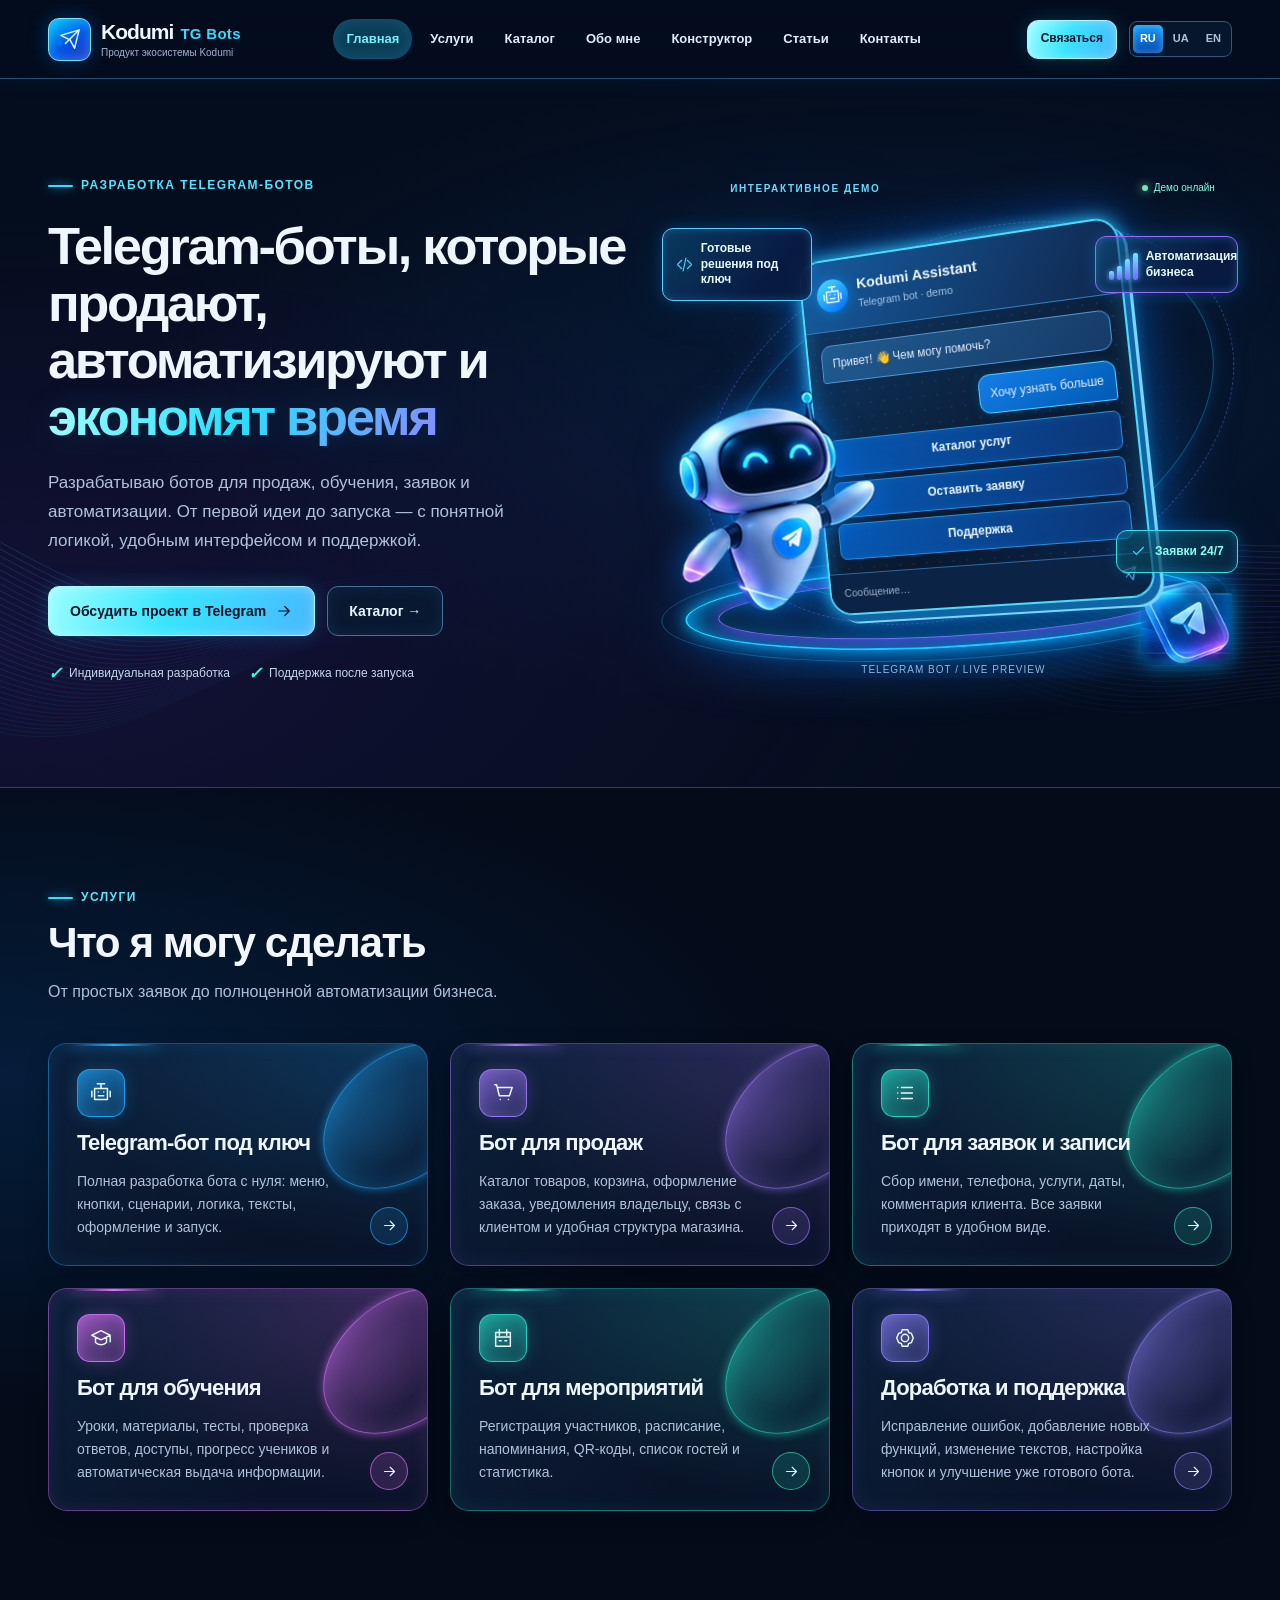
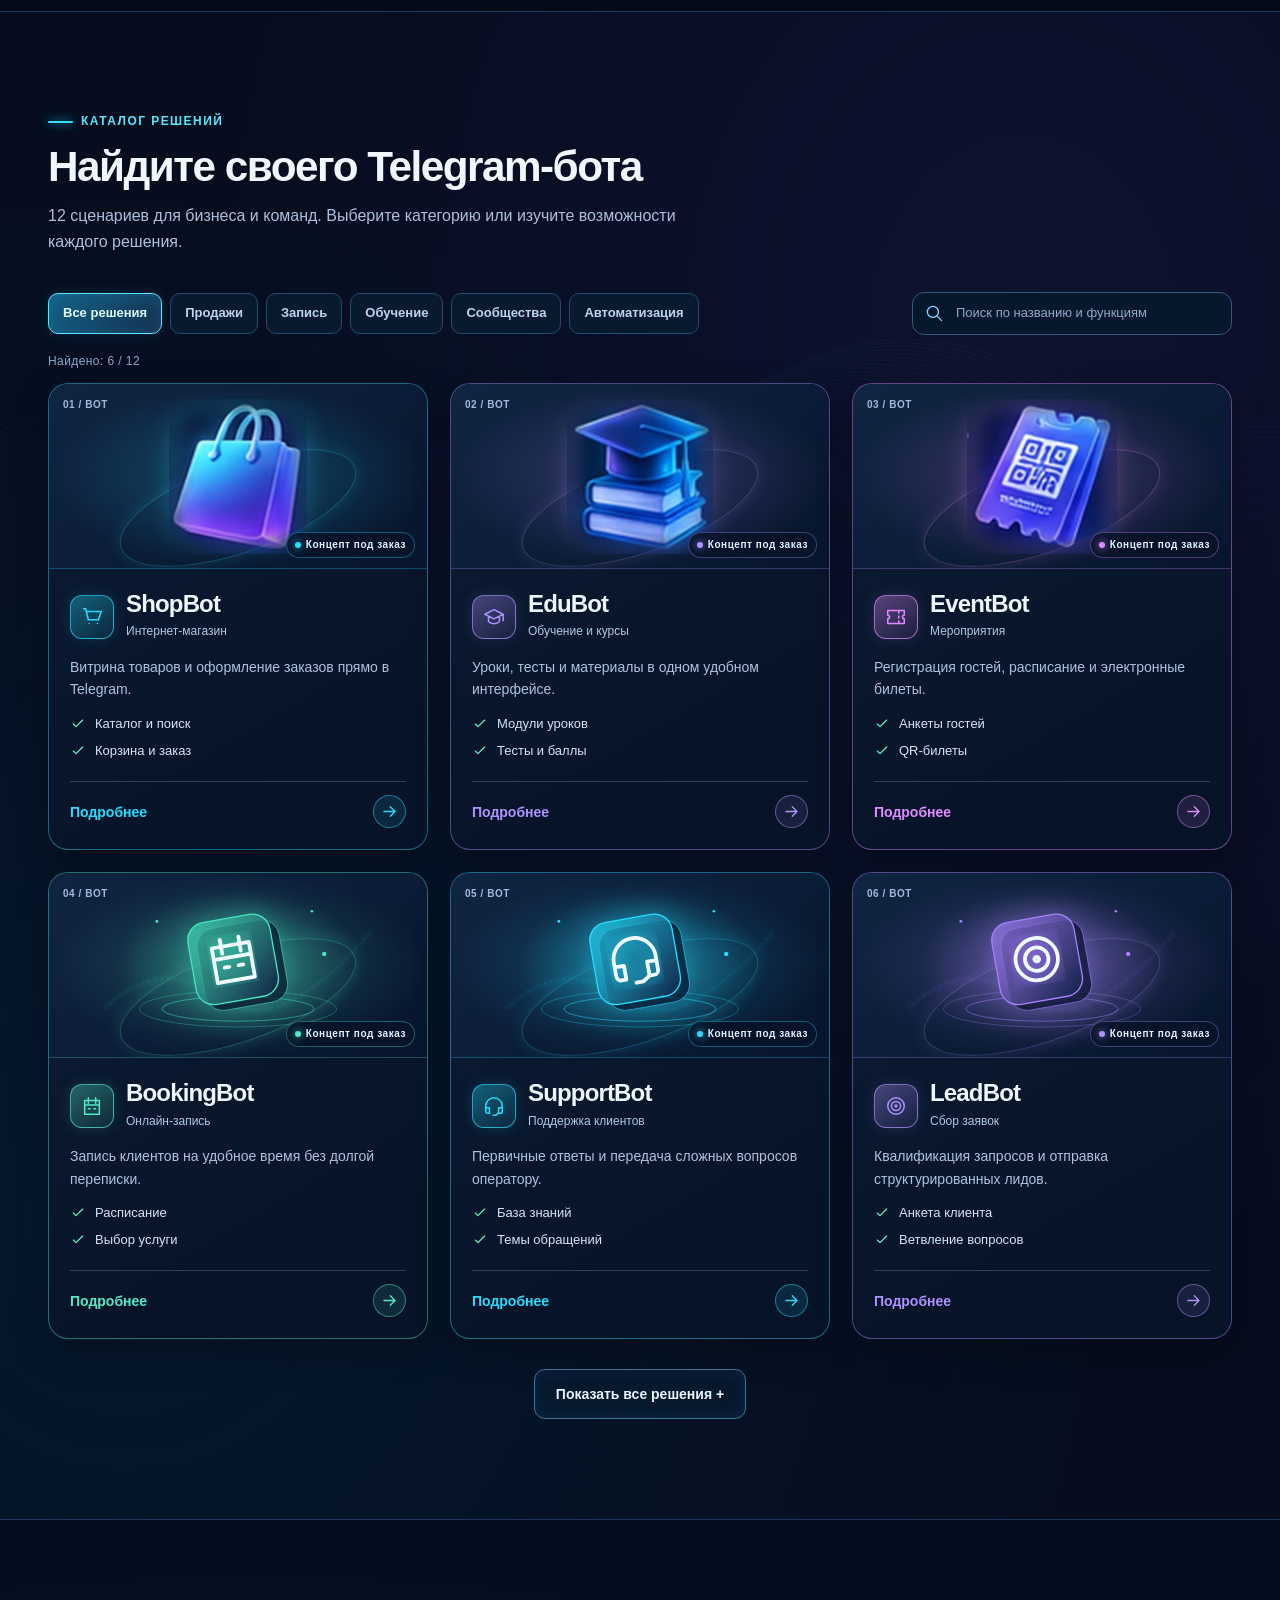
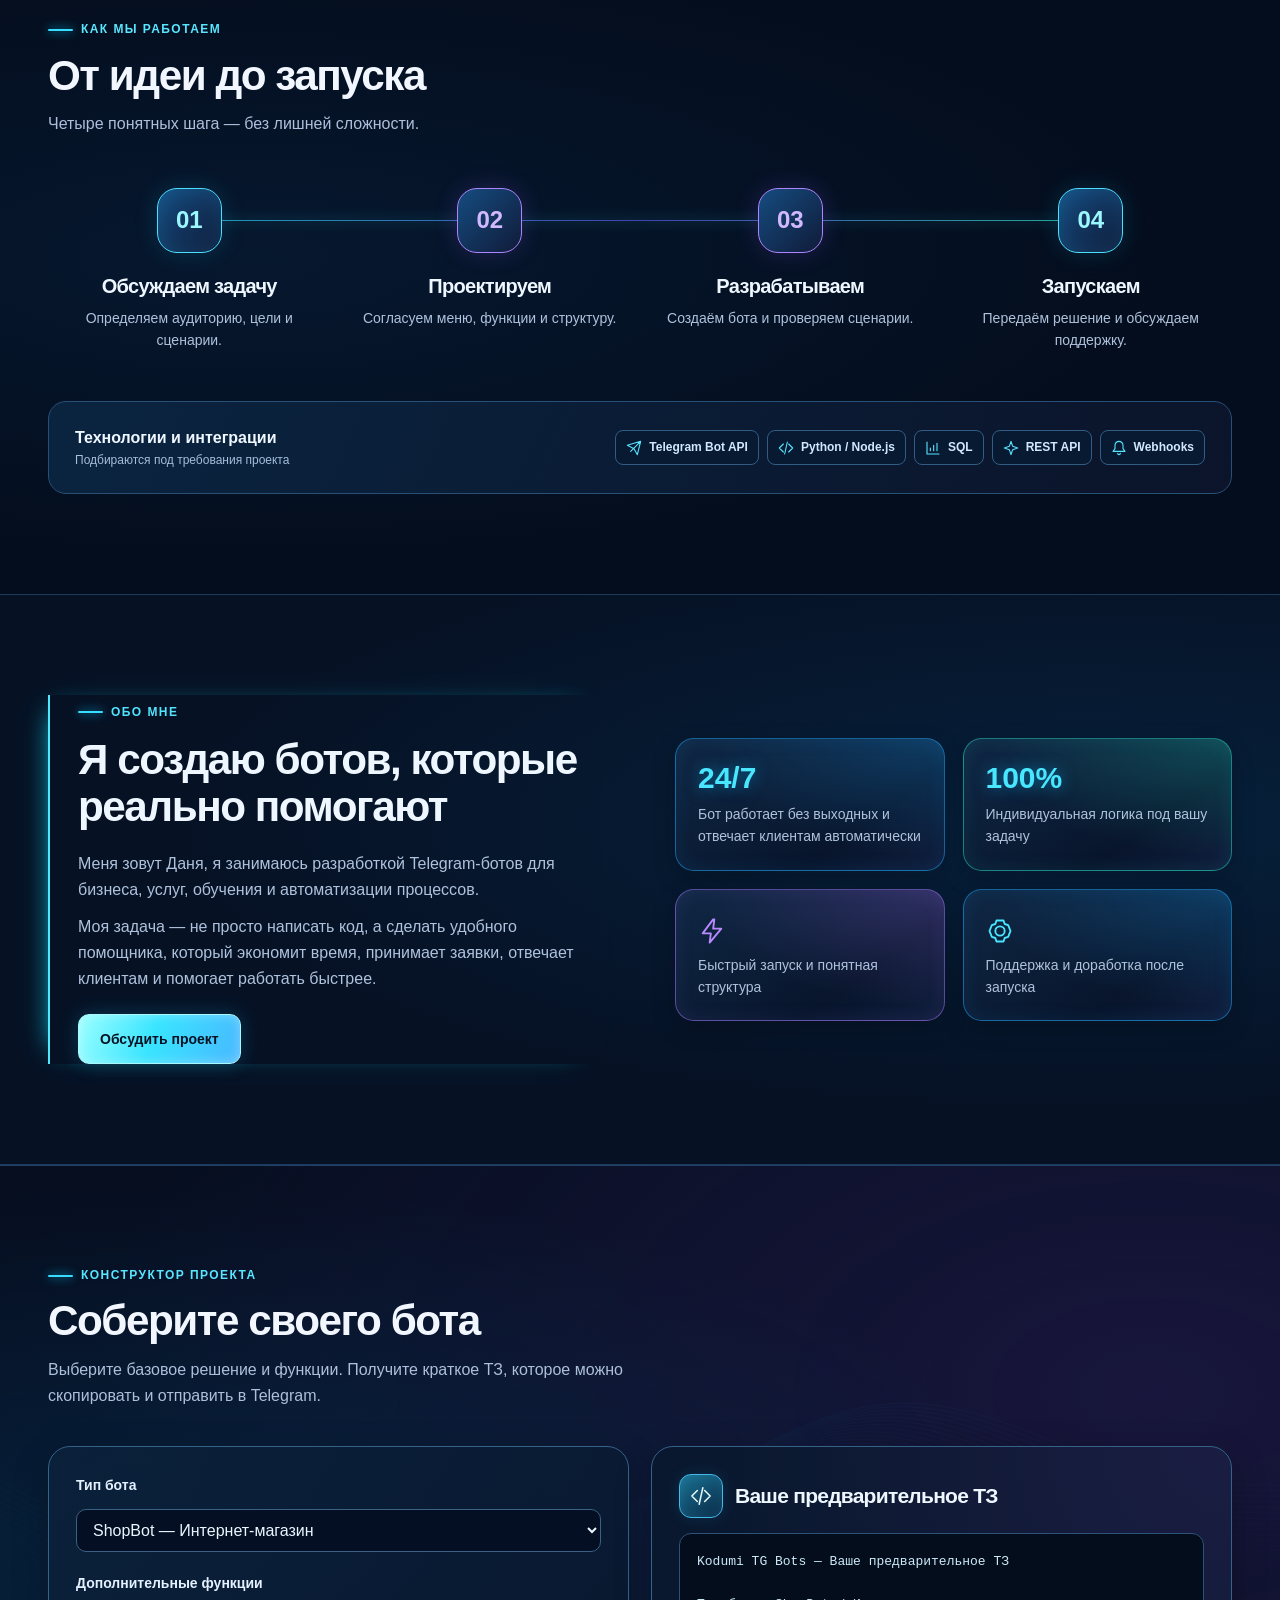
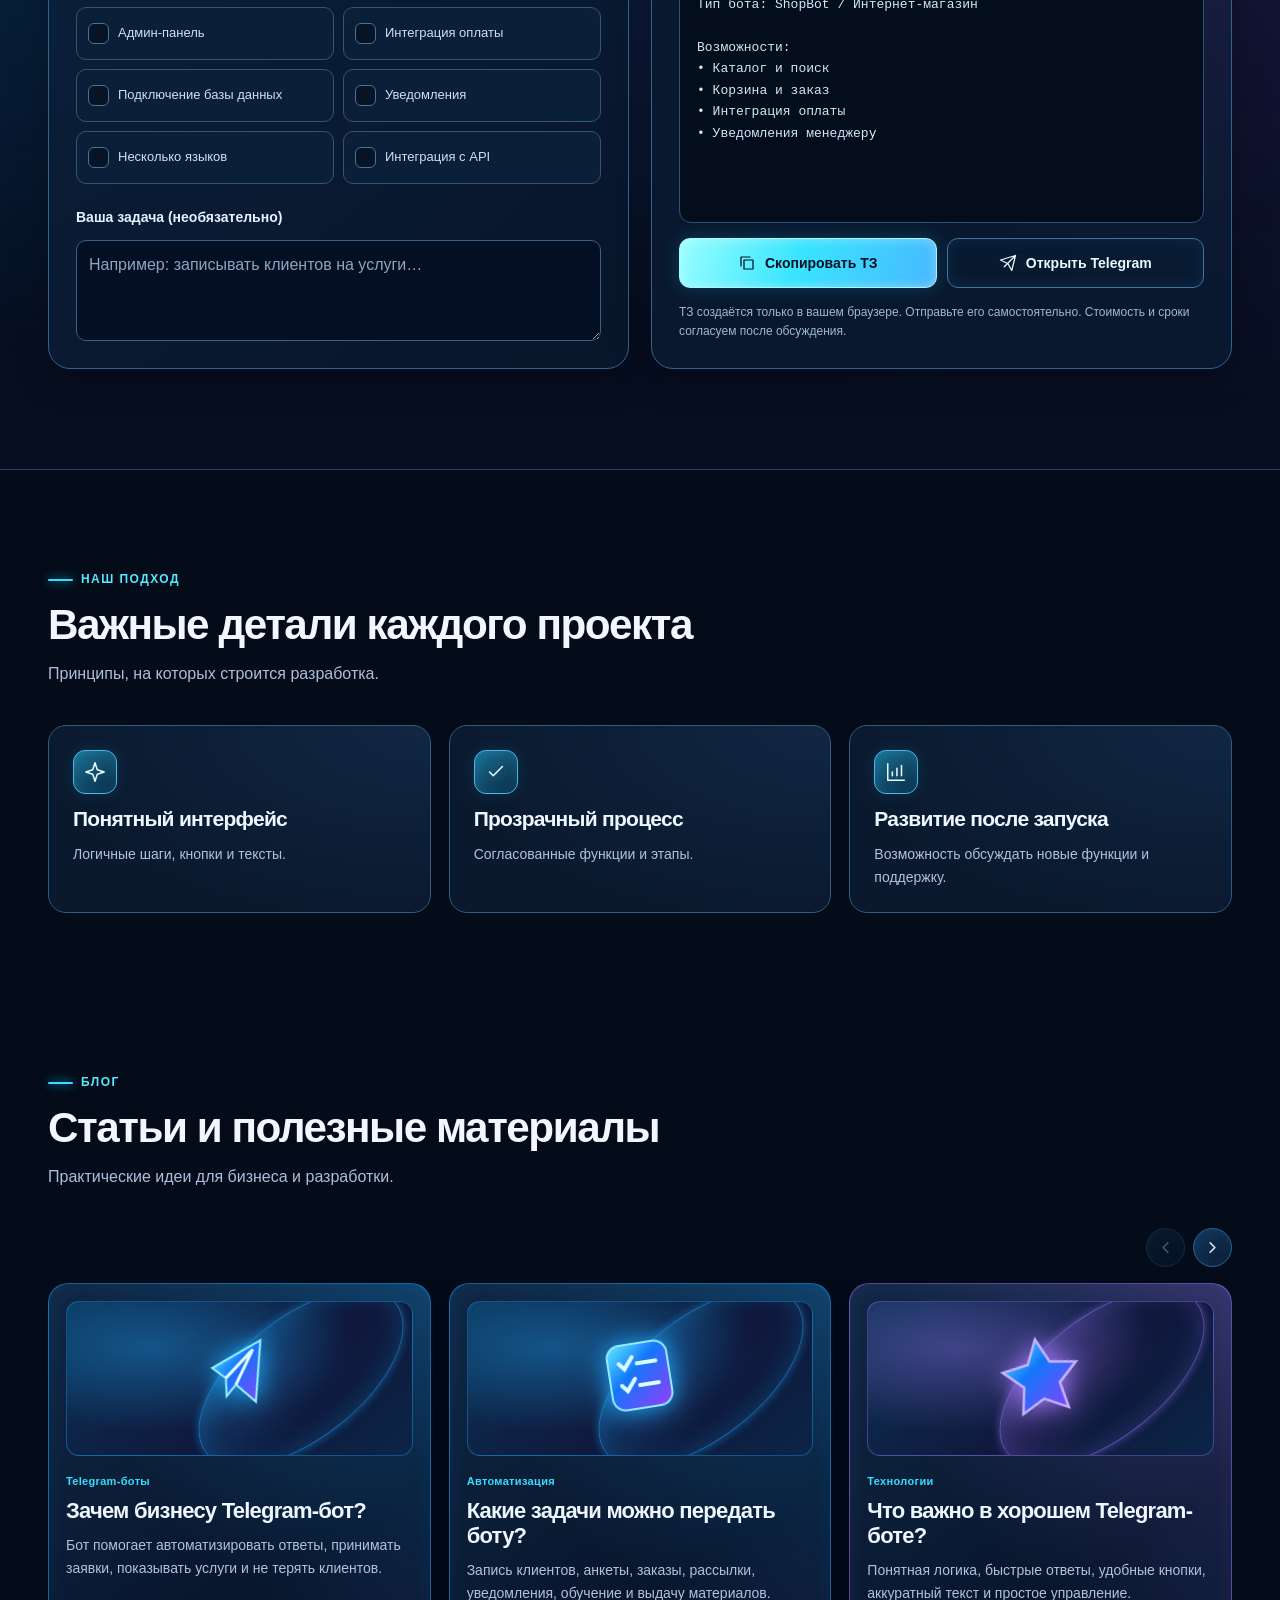
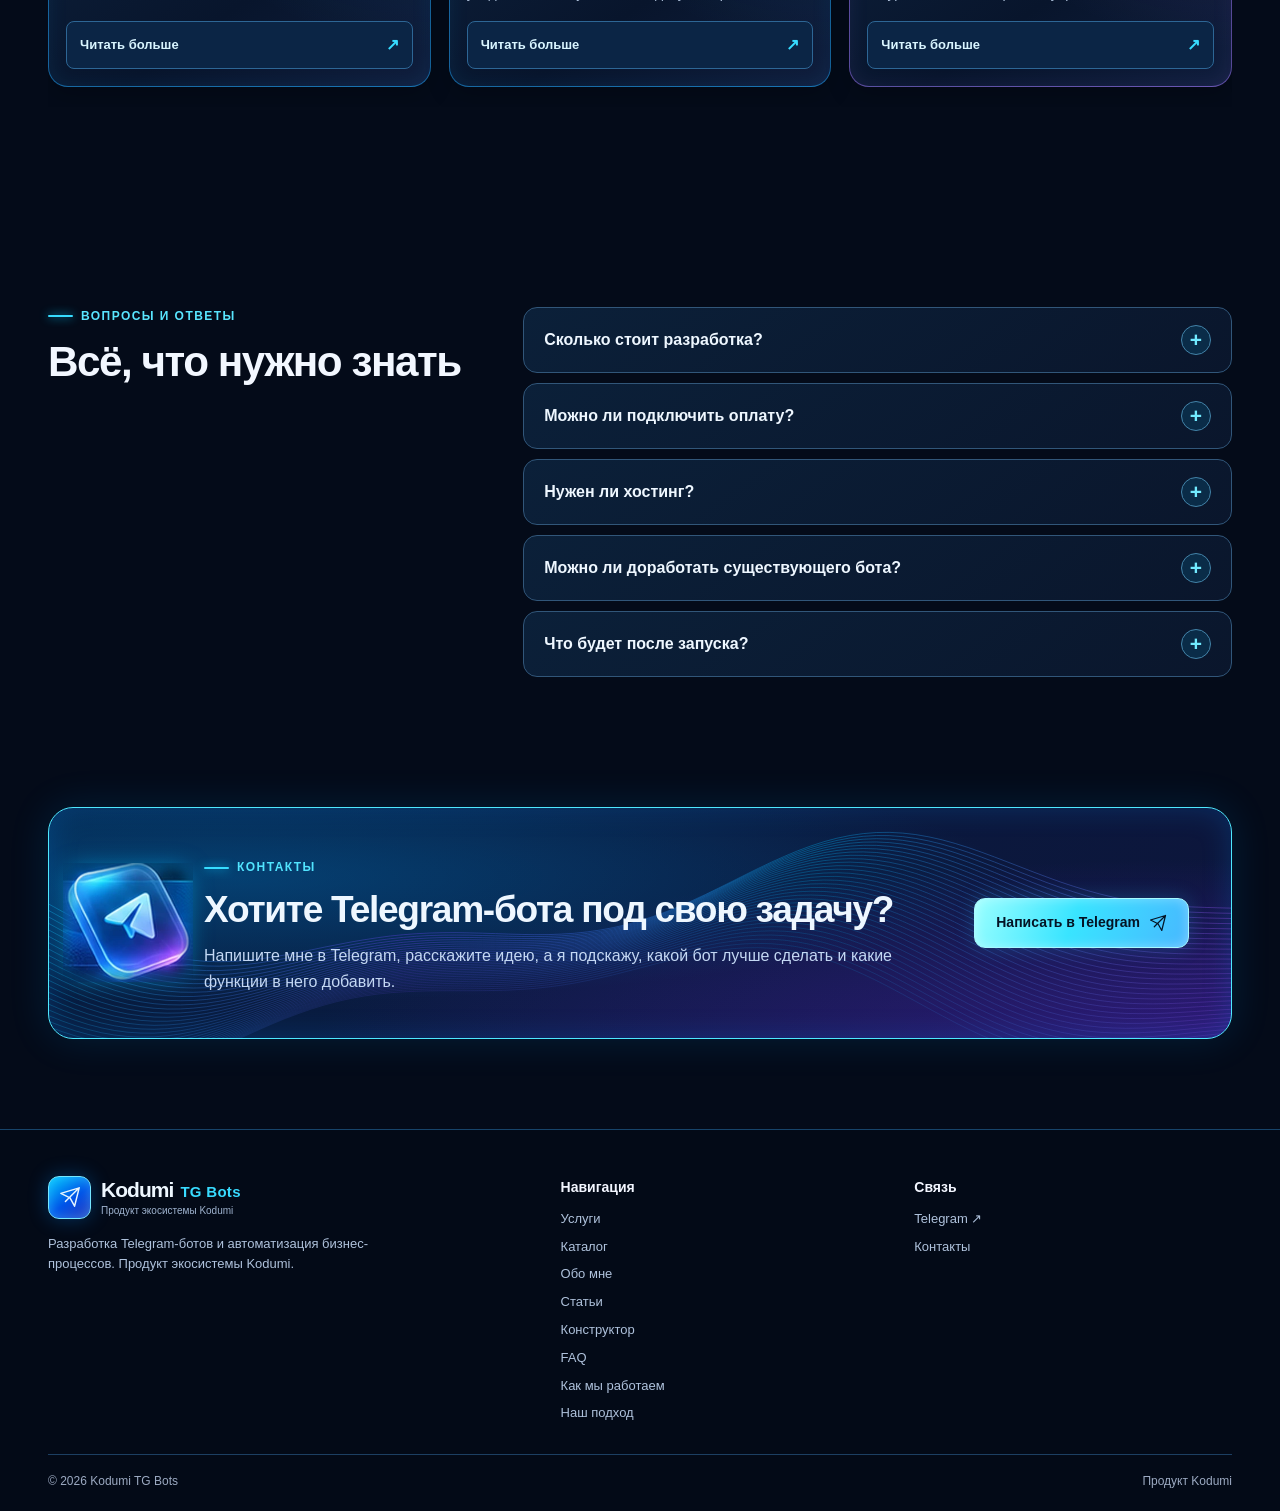
<file: index.html>
<!DOCTYPE html>

<html lang="ru">
<head>
<meta charset="utf-8"/>
<meta content="width=device-width, initial-scale=1.0" name="viewport"/>
<title>Kodumi TG Bots — Разработка Telegram-ботов под ключ</title>
<meta content="Kodumi TG Bots — разработка Telegram-ботов под ключ. Боты для бизнеса, продаж, обучения, заявок и автоматизации." name="description"/>
<meta content="Telegram бот, разработка Telegram ботов, Telegram bot, бот для магазина, бот для бизнеса, Kodumi TG Bots" name="keywords"/>
<meta content="Kodumi TG Bots" name="author"/>
<link href="https://danyaplus.github.io/danya-dev/" rel="canonical"/>
<link href="https://danyaplus.github.io/danya-dev/" hreflang="ru" rel="alternate"/>
<link href="https://danyaplus.github.io/danya-dev/frontend/locales/ua/" hreflang="uk" rel="alternate"/>
<link href="https://danyaplus.github.io/danya-dev/frontend/locales/en/" hreflang="en" rel="alternate"/>
<link href="https://danyaplus.github.io/danya-dev/" hreflang="x-default" rel="alternate"/>
<meta content="Kodumi TG Bots — Разработка Telegram-ботов под ключ" property="og:title"/>
<meta content="Kodumi TG Bots — разработка Telegram-ботов под ключ. Боты для бизнеса, продаж, обучения, заявок и автоматизации." property="og:description"/>
<meta content="website" property="og:type"/>
<meta content="https://danyaplus.github.io/danya-dev/" property="og:url"/>
<meta content="https://danyaplus.github.io/danya-dev/logo.png" property="og:image"/>
<link href="logo.png" rel="icon" sizes="32x32" type="image/png"/>
<link href="logo.png" rel="icon" sizes="192x192" type="image/png"/>
<link href="logo.png" rel="apple-touch-icon"/>
<meta content="#080b15" name="theme-color"/><link href="frontend/styles/site.css" rel="stylesheet"/><script defer="" src="frontend/js/site.js"></script><link href="frontend/styles/experience.css" rel="stylesheet"/><script defer="" src="frontend/js/experience.js"></script></head>
<body><a class="skip-link" href="#main-content">К содержимому</a><div aria-hidden="true" class="scroll-progress"></div>
<header>
<div class="container nav">
<a class="logo" href="#home"><span class="logo-icon"><svg aria-hidden="true" fill="none" stroke="currentColor" stroke-linecap="round" stroke-linejoin="round" stroke-width="1.6" viewbox="0 0 24 24"><path d="M22 2 7 17m15-15-5 20-5-9-10-5 20-6Z"></path></svg></span><strong>Kodumi <span>TG Bots</span><small class="brand-sub">Продукт экосистемы Kodumi</small></strong></a>
<nav aria-label="Навигация" class="menu" id="mainMenu">
<a href="#home">Главная</a>
<a href="#services">Услуги</a>
<a href="#bots">Каталог</a>
<a href="#about">Обо мне</a>
<a href="#builder">Конструктор</a><a href="#blog">Статьи</a>
<a href="#contacts">Контакты</a>
</nav>
<div class="nav-right">
<a class="btn" href="https://t.me/Asistant_DEV_bot">Связаться</a>
<div aria-label="Language switcher" class="lang-switch">
<a aria-current="page" class="lang-link active" data-lang-btn="ru" href="index.html" hreflang="ru">RU</a>
<a class="lang-link" data-lang-btn="ua" href="frontend/locales/ua/index.html" hreflang="uk">UA</a>
<a class="lang-link" data-lang-btn="en" href="frontend/locales/en/index.html" hreflang="en">EN</a>
</div>
<button aria-controls="mainMenu" aria-expanded="false" aria-label="Открыть меню" class="menu-toggle" type="button"><svg aria-hidden="true" fill="none" stroke="currentColor" stroke-linecap="round" stroke-linejoin="round" stroke-width="1.6" viewbox="0 0 24 24"><path d="M4 6h16M4 12h16M4 18h16"></path></svg></button></div>
</div>
</header>
<main id="main-content">
<section class="hero" id="home">
<div class="container hero-grid">
<div>
<div class="badge">Разработка Telegram-ботов</div>
<h1>Telegram-боты, которые продают, автоматизируют и <em>экономят время</em></h1>
<p>Разрабатываю ботов для продаж, обучения, заявок и автоматизации. От первой идеи до запуска — с понятной логикой, удобным интерфейсом и поддержкой.</p>
<div class="hero-actions"><a class="btn" href="https://t.me/Asistant_DEV_bot">Обсудить проект в Telegram <svg aria-hidden="true" fill="none" stroke="currentColor" stroke-linecap="round" stroke-linejoin="round" stroke-width="1.6" viewbox="0 0 24 24"><path d="M5 12h14m-6-6 6 6-6 6"></path></svg></a><a class="btn btn-outline" href="#bots">Каталог →</a></div><div class="hero-trust"><span><i></i>Индивидуальная разработка</span><span><i></i>Поддержка после запуска</span></div>
</div>
<div class="hero-visual"><div aria-hidden="true" class="platform"></div><img alt="" class="mascot" height="555" src="frontend/assets/mascot.webp" width="585"/><div aria-hidden="true" class="float-chip c"><span class="mini-chart"><i></i><i></i><i></i><i></i></span>Автоматизация бизнеса</div><img alt="" class="floating-plane" height="150" src="frontend/assets/plane.webp" width="150"/><div class="visual-label">ИНТЕРАКТИВНОЕ ДЕМО</div><div class="visual-status">Демо онлайн</div><div class="orbit"></div><div class="orbit two"></div><div class="float-chip a"><svg aria-hidden="true" fill="none" stroke="currentColor" stroke-linecap="round" stroke-linejoin="round" stroke-width="1.6" viewbox="0 0 24 24"><path d="m8 6-6 6 6 6m8-12 6 6-6 6m-2-15-4 18"></path></svg>Готовые решения под ключ</div><div class="chat-demo"><div class="chat-header"><div class="chat-avatar"><svg aria-hidden="true" fill="none" stroke="currentColor" stroke-linecap="round" stroke-linejoin="round" stroke-width="1.6" viewbox="0 0 24 24"><path d="M12 2v4M8 2h8M5 7h14v12H5zM2 10v6m20-6v6M9 11h.01m6 0h.01M9 15h6"></path></svg></div><div><strong>Kodumi Assistant</strong><small>Telegram bot · demo</small></div></div><div class="chat-body"><div class="bubble">Привет! 👋 Чем могу помочь?</div><div class="bubble mine" id="demoRequest">Хочу узнать больше</div><div aria-live="polite" class="bubble" hidden="" id="demoAnswer"></div><div class="chat-options"><button aria-pressed="false" data-answer="Покажу услуги и помогу выбрать нужное решение." type="button">Каталог услуг</button><button aria-pressed="false" data-answer="Отлично! Расскажите о своей задаче, чтобы обсудить проект." type="button">Оставить заявку</button><button aria-pressed="false" data-answer="Помогу найти ответ на ваш вопрос." type="button">Поддержка</button></div></div><div class="chat-input">Сообщение…<svg aria-hidden="true" fill="none" stroke="currentColor" stroke-linecap="round" stroke-linejoin="round" stroke-width="1.6" viewbox="0 0 24 24"><path d="M22 2 7 17m15-15-5 20-5-9-10-5 20-6Z"></path></svg></div></div><div class="float-chip b"><svg aria-hidden="true" fill="none" stroke="currentColor" stroke-linecap="round" stroke-linejoin="round" stroke-width="1.6" viewbox="0 0 24 24"><path d="m5 12 4 4L19 6"></path></svg>Заявки 24/7</div><div class="visual-bottom">TELEGRAM BOT / LIVE PREVIEW</div></div>
</div>
</section>
<section class="section" id="services">
<div class="container">
<div class="section-title">
<div class="badge">Услуги</div>
<h2>Что я могу сделать</h2>
<p>От простых заявок до полноценной автоматизации бизнеса.</p></div>
<div class="services-grid">
<div class="service">
<div class="service-icon"><svg aria-hidden="true" fill="none" stroke="currentColor" stroke-linecap="round" stroke-linejoin="round" stroke-width="1.6" viewbox="0 0 24 24"><path d="M12 2v4M8 2h8M5 7h14v12H5zM2 10v6m20-6v6M9 11h.01m6 0h.01M9 15h6"></path></svg></div><h3>Telegram-бот под ключ</h3>
<p>Полная разработка бота с нуля: меню, кнопки, сценарии, логика, тексты, оформление и запуск.</p>
<a aria-label="Telegram-бот под ключ" class="service-link" data-category="all" href="#bots"><svg aria-hidden="true" fill="none" stroke="currentColor" stroke-linecap="round" stroke-linejoin="round" stroke-width="1.65" viewbox="0 0 24 24"><path d="M5 12h14m-6-6 6 6-6 6"></path></svg></a></div>
<div class="service">
<div class="service-icon"><svg aria-hidden="true" fill="none" stroke="currentColor" stroke-linecap="round" stroke-linejoin="round" stroke-width="1.6" viewbox="0 0 24 24"><path d="M3 3h2l3 12h11l3-9H6m3 13h.01M18 19h.01"></path></svg></div><h3>Бот для продаж</h3>
<p>Каталог товаров, корзина, оформление заказа, уведомления владельцу, связь с клиентом и удобная структура магазина.</p>
<a aria-label="Бот для продаж" class="service-link" data-category="sales" href="#bots"><svg aria-hidden="true" fill="none" stroke="currentColor" stroke-linecap="round" stroke-linejoin="round" stroke-width="1.65" viewbox="0 0 24 24"><path d="M5 12h14m-6-6 6 6-6 6"></path></svg></a></div>
<div class="service">
<div class="service-icon"><svg aria-hidden="true" fill="none" stroke="currentColor" stroke-linecap="round" stroke-linejoin="round" stroke-width="1.6" viewbox="0 0 24 24"><path d="M8 6h12M8 12h12M8 18h12M4 6h.01M4 12h.01M4 18h.01"></path></svg></div><h3>Бот для заявок и записи</h3>
<p>Сбор имени, телефона, услуги, даты, комментария клиента. Все заявки приходят в удобном виде.</p>
<a aria-label="Бот для заявок и записи" class="service-link" data-category="booking" href="#bots"><svg aria-hidden="true" fill="none" stroke="currentColor" stroke-linecap="round" stroke-linejoin="round" stroke-width="1.65" viewbox="0 0 24 24"><path d="M5 12h14m-6-6 6 6-6 6"></path></svg></a></div>
<div class="service">
<div class="service-icon"><svg aria-hidden="true" fill="none" stroke="currentColor" stroke-linecap="round" stroke-linejoin="round" stroke-width="1.6" viewbox="0 0 24 24"><path d="m2 9 10-5 10 5-10 5L2 9Zm4 2v6c3 3 9 3 12 0v-6m4-2v7"></path></svg></div><h3>Бот для обучения</h3>
<p>Уроки, материалы, тесты, проверка ответов, доступы, прогресс учеников и автоматическая выдача информации.</p>
<a aria-label="Бот для обучения" class="service-link" data-category="education" href="#bots"><svg aria-hidden="true" fill="none" stroke="currentColor" stroke-linecap="round" stroke-linejoin="round" stroke-width="1.65" viewbox="0 0 24 24"><path d="M5 12h14m-6-6 6 6-6 6"></path></svg></a></div>
<div class="service">
<div class="service-icon"><svg aria-hidden="true" fill="none" stroke="currentColor" stroke-linecap="round" stroke-linejoin="round" stroke-width="1.6" viewbox="0 0 24 24"><path d="M4 6h16v15H4zM8 3v6m8-6v6M4 11h16m-12 4h2m4 0h2"></path></svg></div><h3>Бот для мероприятий</h3>
<p>Регистрация участников, расписание, напоминания, QR-коды, список гостей и статистика.</p>
<a aria-label="Бот для мероприятий" class="service-link" data-category="community" href="#bots"><svg aria-hidden="true" fill="none" stroke="currentColor" stroke-linecap="round" stroke-linejoin="round" stroke-width="1.65" viewbox="0 0 24 24"><path d="M5 12h14m-6-6 6 6-6 6"></path></svg></a></div>
<div class="service">
<div class="service-icon"><svg aria-hidden="true" fill="none" stroke="currentColor" stroke-linecap="round" stroke-linejoin="round" stroke-width="1.6" viewbox="0 0 24 24"><path d="M12 8a4 4 0 1 0 0 8 4 4 0 0 0 0-8ZM9 3h6l1 3 3 1 2 5-2 5-3 1-1 3H9l-1-3-3-1-2-5 2-5 3-1 1-3Z"></path></svg></div><h3>Доработка и поддержка</h3>
<p>Исправление ошибок, добавление новых функций, изменение текстов, настройка кнопок и улучшение уже готового бота.</p>
<a aria-label="Доработка и поддержка" class="service-link" data-category="automation" href="#bots"><svg aria-hidden="true" fill="none" stroke="currentColor" stroke-linecap="round" stroke-linejoin="round" stroke-width="1.65" viewbox="0 0 24 24"><path d="M5 12h14m-6-6 6 6-6 6"></path></svg></a></div>
</div>
</div>
</section><section class="section catalog" id="bots"><div class="container"><div class="section-title"><div class="badge">Каталог решений</div><h2>Найдите своего Telegram-бота</h2><p>12 сценариев для бизнеса и команд. Выберите категорию или изучите возможности каждого решения.</p></div><div class="catalog-toolbar"><div aria-label="Каталог решений" class="filter-chips" role="group"><button aria-pressed="true" class="filter-chip" data-filter="all" type="button">Все решения</button><button aria-pressed="false" class="filter-chip" data-filter="sales" type="button">Продажи</button><button aria-pressed="false" class="filter-chip" data-filter="booking" type="button">Запись</button><button aria-pressed="false" class="filter-chip" data-filter="education" type="button">Обучение</button><button aria-pressed="false" class="filter-chip" data-filter="community" type="button">Сообщества</button><button aria-pressed="false" class="filter-chip" data-filter="automation" type="button">Автоматизация</button></div><label class="search-field"><svg aria-hidden="true" fill="none" stroke="currentColor" stroke-linecap="round" stroke-linejoin="round" stroke-width="1.65" viewbox="0 0 24 24"><path d="M10 3a7 7 0 1 0 0 14 7 7 0 0 0 0-14Zm5 12 6 6"></path></svg><input aria-label="Поиск по названию и функциям" id="botSearch" placeholder="Поиск по названию и функциям" type="search"/></label></div><p aria-live="polite" class="catalog-count" id="catalogCount"></p><div class="solution-grid"><article class="solution" data-bot="shop" data-category="sales" data-tone="cyan"><div class="solution-art"><span class="solution-number">01 / BOT</span><img alt="" class="art-3d" height="220" loading="lazy" src="frontend/assets/shop.webp" width="400"/><span class="solution-status"><i></i>Концепт под заказ</span></div><div class="solution-body"><div class="solution-heading"><span class="solution-icon"><svg aria-hidden="true" fill="none" stroke="currentColor" stroke-linecap="round" stroke-linejoin="round" stroke-width="1.65" viewbox="0 0 24 24"><path d="M3 3h2l3 12h11l3-9H6m3 13h.01M18 19h.01"></path></svg></span><div><h3>ShopBot</h3><small>Интернет-магазин</small></div></div><p>Витрина товаров и оформление заказов прямо в Telegram.</p><ul class="solution-features"><li><svg aria-hidden="true" fill="none" stroke="currentColor" stroke-linecap="round" stroke-linejoin="round" stroke-width="1.65" viewbox="0 0 24 24"><path d="m5 12 4 4L19 6"></path></svg>Каталог и поиск</li><li><svg aria-hidden="true" fill="none" stroke="currentColor" stroke-linecap="round" stroke-linejoin="round" stroke-width="1.65" viewbox="0 0 24 24"><path d="m5 12 4 4L19 6"></path></svg>Корзина и заказ</li></ul><a class="solution-open" data-detail="shop" href="#bot-shop">Подробнее<span class="round-icon"><svg aria-hidden="true" fill="none" stroke="currentColor" stroke-linecap="round" stroke-linejoin="round" stroke-width="1.65" viewbox="0 0 24 24"><path d="M5 12h14m-6-6 6 6-6 6"></path></svg></span></a></div></article><article class="solution" data-bot="edu" data-category="education" data-tone="violet"><div class="solution-art"><span class="solution-number">02 / BOT</span><img alt="" class="art-3d" height="220" loading="lazy" src="frontend/assets/edu.webp" width="400"/><span class="solution-status"><i></i>Концепт под заказ</span></div><div class="solution-body"><div class="solution-heading"><span class="solution-icon"><svg aria-hidden="true" fill="none" stroke="currentColor" stroke-linecap="round" stroke-linejoin="round" stroke-width="1.65" viewbox="0 0 24 24"><path d="m2 9 10-5 10 5-10 5L2 9Zm4 2v6c3 3 9 3 12 0v-6m4-2v7"></path></svg></span><div><h3>EduBot</h3><small>Обучение и курсы</small></div></div><p>Уроки, тесты и материалы в одном удобном интерфейсе.</p><ul class="solution-features"><li><svg aria-hidden="true" fill="none" stroke="currentColor" stroke-linecap="round" stroke-linejoin="round" stroke-width="1.65" viewbox="0 0 24 24"><path d="m5 12 4 4L19 6"></path></svg>Модули уроков</li><li><svg aria-hidden="true" fill="none" stroke="currentColor" stroke-linecap="round" stroke-linejoin="round" stroke-width="1.65" viewbox="0 0 24 24"><path d="m5 12 4 4L19 6"></path></svg>Тесты и баллы</li></ul><a class="solution-open" data-detail="edu" href="#bot-edu">Подробнее<span class="round-icon"><svg aria-hidden="true" fill="none" stroke="currentColor" stroke-linecap="round" stroke-linejoin="round" stroke-width="1.65" viewbox="0 0 24 24"><path d="M5 12h14m-6-6 6 6-6 6"></path></svg></span></a></div></article><article class="solution" data-bot="event" data-category="community" data-tone="purple"><div class="solution-art"><span class="solution-number">03 / BOT</span><img alt="" class="art-3d" height="220" loading="lazy" src="frontend/assets/event.webp" width="400"/><span class="solution-status"><i></i>Концепт под заказ</span></div><div class="solution-body"><div class="solution-heading"><span class="solution-icon"><svg aria-hidden="true" fill="none" stroke="currentColor" stroke-linecap="round" stroke-linejoin="round" stroke-width="1.65" viewbox="0 0 24 24"><path d="M3 5h18v5a2 2 0 0 0 0 4v5H3v-5a2 2 0 0 0 0-4V5Zm12 0v3m0 3v2m0 3v3"></path></svg></span><div><h3>EventBot</h3><small>Мероприятия</small></div></div><p>Регистрация гостей, расписание и электронные билеты.</p><ul class="solution-features"><li><svg aria-hidden="true" fill="none" stroke="currentColor" stroke-linecap="round" stroke-linejoin="round" stroke-width="1.65" viewbox="0 0 24 24"><path d="m5 12 4 4L19 6"></path></svg>Анкеты гостей</li><li><svg aria-hidden="true" fill="none" stroke="currentColor" stroke-linecap="round" stroke-linejoin="round" stroke-width="1.65" viewbox="0 0 24 24"><path d="m5 12 4 4L19 6"></path></svg>QR-билеты</li></ul><a class="solution-open" data-detail="event" href="#bot-event">Подробнее<span class="round-icon"><svg aria-hidden="true" fill="none" stroke="currentColor" stroke-linecap="round" stroke-linejoin="round" stroke-width="1.65" viewbox="0 0 24 24"><path d="M5 12h14m-6-6 6 6-6 6"></path></svg></span></a></div></article><article class="solution" data-bot="booking" data-category="booking" data-tone="mint"><div class="solution-art"><span class="solution-number">04 / BOT</span><img alt="" height="220" loading="lazy" src="frontend/assets/bot-booking.svg" width="400"/><span class="solution-status"><i></i>Концепт под заказ</span></div><div class="solution-body"><div class="solution-heading"><span class="solution-icon"><svg aria-hidden="true" fill="none" stroke="currentColor" stroke-linecap="round" stroke-linejoin="round" stroke-width="1.65" viewbox="0 0 24 24"><path d="M4 6h16v15H4zM8 3v6m8-6v6M4 11h16m-12 4h2m4 0h2"></path></svg></span><div><h3>BookingBot</h3><small>Онлайн-запись</small></div></div><p>Запись клиентов на удобное время без долгой переписки.</p><ul class="solution-features"><li><svg aria-hidden="true" fill="none" stroke="currentColor" stroke-linecap="round" stroke-linejoin="round" stroke-width="1.65" viewbox="0 0 24 24"><path d="m5 12 4 4L19 6"></path></svg>Расписание</li><li><svg aria-hidden="true" fill="none" stroke="currentColor" stroke-linecap="round" stroke-linejoin="round" stroke-width="1.65" viewbox="0 0 24 24"><path d="m5 12 4 4L19 6"></path></svg>Выбор услуги</li></ul><a class="solution-open" data-detail="booking" href="#bot-booking">Подробнее<span class="round-icon"><svg aria-hidden="true" fill="none" stroke="currentColor" stroke-linecap="round" stroke-linejoin="round" stroke-width="1.65" viewbox="0 0 24 24"><path d="M5 12h14m-6-6 6 6-6 6"></path></svg></span></a></div></article><article class="solution" data-bot="support" data-category="automation" data-tone="cyan"><div class="solution-art"><span class="solution-number">05 / BOT</span><img alt="" height="220" loading="lazy" src="frontend/assets/bot-support.svg" width="400"/><span class="solution-status"><i></i>Концепт под заказ</span></div><div class="solution-body"><div class="solution-heading"><span class="solution-icon"><svg aria-hidden="true" fill="none" stroke="currentColor" stroke-linecap="round" stroke-linejoin="round" stroke-width="1.65" viewbox="0 0 24 24"><path d="M3 14v-2a9 9 0 0 1 18 0v2M3 14h4v6H5a2 2 0 0 1-2-2zm18 0h-4v6h2a2 2 0 0 0 2-2zM17 20l-3 2h-3"></path></svg></span><div><h3>SupportBot</h3><small>Поддержка клиентов</small></div></div><p>Первичные ответы и передача сложных вопросов оператору.</p><ul class="solution-features"><li><svg aria-hidden="true" fill="none" stroke="currentColor" stroke-linecap="round" stroke-linejoin="round" stroke-width="1.65" viewbox="0 0 24 24"><path d="m5 12 4 4L19 6"></path></svg>База знаний</li><li><svg aria-hidden="true" fill="none" stroke="currentColor" stroke-linecap="round" stroke-linejoin="round" stroke-width="1.65" viewbox="0 0 24 24"><path d="m5 12 4 4L19 6"></path></svg>Темы обращений</li></ul><a class="solution-open" data-detail="support" href="#bot-support">Подробнее<span class="round-icon"><svg aria-hidden="true" fill="none" stroke="currentColor" stroke-linecap="round" stroke-linejoin="round" stroke-width="1.65" viewbox="0 0 24 24"><path d="M5 12h14m-6-6 6 6-6 6"></path></svg></span></a></div></article><article class="solution" data-bot="lead" data-category="sales" data-tone="violet"><div class="solution-art"><span class="solution-number">06 / BOT</span><img alt="" height="220" loading="lazy" src="frontend/assets/bot-lead.svg" width="400"/><span class="solution-status"><i></i>Концепт под заказ</span></div><div class="solution-body"><div class="solution-heading"><span class="solution-icon"><svg aria-hidden="true" fill="none" stroke="currentColor" stroke-linecap="round" stroke-linejoin="round" stroke-width="1.65" viewbox="0 0 24 24"><path d="M12 3a9 9 0 1 0 9 9A9 9 0 0 0 12 3Zm0 4a5 5 0 1 0 5 5 5 5 0 0 0-5-5Zm0 4a1 1 0 1 0 1 1 1 1 0 0 0-1-1Z"></path></svg></span><div><h3>LeadBot</h3><small>Сбор заявок</small></div></div><p>Квалификация запросов и отправка структурированных лидов.</p><ul class="solution-features"><li><svg aria-hidden="true" fill="none" stroke="currentColor" stroke-linecap="round" stroke-linejoin="round" stroke-width="1.65" viewbox="0 0 24 24"><path d="m5 12 4 4L19 6"></path></svg>Анкета клиента</li><li><svg aria-hidden="true" fill="none" stroke="currentColor" stroke-linecap="round" stroke-linejoin="round" stroke-width="1.65" viewbox="0 0 24 24"><path d="m5 12 4 4L19 6"></path></svg>Ветвление вопросов</li></ul><a class="solution-open" data-detail="lead" href="#bot-lead">Подробнее<span class="round-icon"><svg aria-hidden="true" fill="none" stroke="currentColor" stroke-linecap="round" stroke-linejoin="round" stroke-width="1.65" viewbox="0 0 24 24"><path d="M5 12h14m-6-6 6 6-6 6"></path></svg></span></a></div></article><article class="solution" data-bot="food" data-category="sales" data-tone="amber"><div class="solution-art"><span class="solution-number">07 / BOT</span><img alt="" height="220" loading="lazy" src="frontend/assets/bot-food.svg" width="400"/><span class="solution-status"><i></i>Концепт под заказ</span></div><div class="solution-body"><div class="solution-heading"><span class="solution-icon"><svg aria-hidden="true" fill="none" stroke="currentColor" stroke-linecap="round" stroke-linejoin="round" stroke-width="1.65" viewbox="0 0 24 24"><path d="M4 11h16M3 16h18M5 11a7 7 0 0 1 14 0M5 16v2h14v-2"></path></svg></span><div><h3>FoodBot</h3><small>Заказы еды</small></div></div><p>Меню, блюда, пожелания и самовывоз или доставка.</p><ul class="solution-features"><li><svg aria-hidden="true" fill="none" stroke="currentColor" stroke-linecap="round" stroke-linejoin="round" stroke-width="1.65" viewbox="0 0 24 24"><path d="m5 12 4 4L19 6"></path></svg>Меню по категориям</li><li><svg aria-hidden="true" fill="none" stroke="currentColor" stroke-linecap="round" stroke-linejoin="round" stroke-width="1.65" viewbox="0 0 24 24"><path d="m5 12 4 4L19 6"></path></svg>Корзина</li></ul><a class="solution-open" data-detail="food" href="#bot-food">Подробнее<span class="round-icon"><svg aria-hidden="true" fill="none" stroke="currentColor" stroke-linecap="round" stroke-linejoin="round" stroke-width="1.65" viewbox="0 0 24 24"><path d="M5 12h14m-6-6 6 6-6 6"></path></svg></span></a></div></article><article class="solution" data-bot="club" data-category="community" data-tone="mint"><div class="solution-art"><span class="solution-number">08 / BOT</span><img alt="" height="220" loading="lazy" src="frontend/assets/bot-club.svg" width="400"/><span class="solution-status"><i></i>Концепт под заказ</span></div><div class="solution-body"><div class="solution-heading"><span class="solution-icon"><svg aria-hidden="true" fill="none" stroke="currentColor" stroke-linecap="round" stroke-linejoin="round" stroke-width="1.65" viewbox="0 0 24 24"><path d="M9 11a4 4 0 1 0 0-8 4 4 0 0 0 0 8ZM2 21v-3a5 5 0 0 1 5-5h4a5 5 0 0 1 5 5v3Zm14-17a4 4 0 0 1 0 7m2 3a5 5 0 0 1 4 5v2"></path></svg></span><div><h3>ClubBot</h3><small>Сообщества</small></div></div><p>Управление доступом, правилами и приветствиями участников.</p><ul class="solution-features"><li><svg aria-hidden="true" fill="none" stroke="currentColor" stroke-linecap="round" stroke-linejoin="round" stroke-width="1.65" viewbox="0 0 24 24"><path d="m5 12 4 4L19 6"></path></svg>Приветствия</li><li><svg aria-hidden="true" fill="none" stroke="currentColor" stroke-linecap="round" stroke-linejoin="round" stroke-width="1.65" viewbox="0 0 24 24"><path d="m5 12 4 4L19 6"></path></svg>Правила</li></ul><a class="solution-open" data-detail="club" href="#bot-club">Подробнее<span class="round-icon"><svg aria-hidden="true" fill="none" stroke="currentColor" stroke-linecap="round" stroke-linejoin="round" stroke-width="1.65" viewbox="0 0 24 24"><path d="M5 12h14m-6-6 6 6-6 6"></path></svg></span></a></div></article><article class="solution" data-bot="quiz" data-category="education" data-tone="purple"><div class="solution-art"><span class="solution-number">09 / BOT</span><img alt="" height="220" loading="lazy" src="frontend/assets/bot-quiz.svg" width="400"/><span class="solution-status"><i></i>Концепт под заказ</span></div><div class="solution-body"><div class="solution-heading"><span class="solution-icon"><svg aria-hidden="true" fill="none" stroke="currentColor" stroke-linecap="round" stroke-linejoin="round" stroke-width="1.65" viewbox="0 0 24 24"><path d="m12 2 2.5 7.5L22 12l-7.5 2.5L12 22l-2.5-7.5L2 12l7.5-2.5L12 2Z"></path></svg></span><div><h3>QuizBot</h3><small>Тесты и викторины</small></div></div><p>Интерактивные вопросы для обучения и вовлечения аудитории.</p><ul class="solution-features"><li><svg aria-hidden="true" fill="none" stroke="currentColor" stroke-linecap="round" stroke-linejoin="round" stroke-width="1.65" viewbox="0 0 24 24"><path d="m5 12 4 4L19 6"></path></svg>Банк вопросов</li><li><svg aria-hidden="true" fill="none" stroke="currentColor" stroke-linecap="round" stroke-linejoin="round" stroke-width="1.65" viewbox="0 0 24 24"><path d="m5 12 4 4L19 6"></path></svg>Варианты ответов</li></ul><a class="solution-open" data-detail="quiz" href="#bot-quiz">Подробнее<span class="round-icon"><svg aria-hidden="true" fill="none" stroke="currentColor" stroke-linecap="round" stroke-linejoin="round" stroke-width="1.65" viewbox="0 0 24 24"><path d="M5 12h14m-6-6 6 6-6 6"></path></svg></span></a></div></article><article class="solution" data-bot="notify" data-category="automation" data-tone="cyan"><div class="solution-art"><span class="solution-number">10 / BOT</span><img alt="" height="220" loading="lazy" src="frontend/assets/bot-notify.svg" width="400"/><span class="solution-status"><i></i>Концепт под заказ</span></div><div class="solution-body"><div class="solution-heading"><span class="solution-icon"><svg aria-hidden="true" fill="none" stroke="currentColor" stroke-linecap="round" stroke-linejoin="round" stroke-width="1.65" viewbox="0 0 24 24"><path d="M18 8a6 6 0 0 0-12 0v5l-3 4h18l-3-4V8Zm-8 12a2 2 0 0 0 4 0"></path></svg></span><div><h3>NotifyBot</h3><small>Уведомления</small></div></div><p>Напоминания и персональные оповещения по заданным событиям.</p><ul class="solution-features"><li><svg aria-hidden="true" fill="none" stroke="currentColor" stroke-linecap="round" stroke-linejoin="round" stroke-width="1.65" viewbox="0 0 24 24"><path d="m5 12 4 4L19 6"></path></svg>Расписание</li><li><svg aria-hidden="true" fill="none" stroke="currentColor" stroke-linecap="round" stroke-linejoin="round" stroke-width="1.65" viewbox="0 0 24 24"><path d="m5 12 4 4L19 6"></path></svg>Сегменты</li></ul><a class="solution-open" data-detail="notify" href="#bot-notify">Подробнее<span class="round-icon"><svg aria-hidden="true" fill="none" stroke="currentColor" stroke-linecap="round" stroke-linejoin="round" stroke-width="1.65" viewbox="0 0 24 24"><path d="M5 12h14m-6-6 6 6-6 6"></path></svg></span></a></div></article><article class="solution" data-bot="crm" data-category="automation" data-tone="violet"><div class="solution-art"><span class="solution-number">11 / BOT</span><img alt="" height="220" loading="lazy" src="frontend/assets/bot-crm.svg" width="400"/><span class="solution-status"><i></i>Концепт под заказ</span></div><div class="solution-body"><div class="solution-heading"><span class="solution-icon"><svg aria-hidden="true" fill="none" stroke="currentColor" stroke-linecap="round" stroke-linejoin="round" stroke-width="1.65" viewbox="0 0 24 24"><path d="M3 3v18h18M8 16v-4m5 4V8m5 8V5"></path></svg></span><div><h3>CRMBot</h3><small>Рабочие процессы</small></div></div><p>Внутренние заявки, задачи и статусы для небольшой команды.</p><ul class="solution-features"><li><svg aria-hidden="true" fill="none" stroke="currentColor" stroke-linecap="round" stroke-linejoin="round" stroke-width="1.65" viewbox="0 0 24 24"><path d="m5 12 4 4L19 6"></path></svg>Роли сотрудников</li><li><svg aria-hidden="true" fill="none" stroke="currentColor" stroke-linecap="round" stroke-linejoin="round" stroke-width="1.65" viewbox="0 0 24 24"><path d="m5 12 4 4L19 6"></path></svg>Задачи</li></ul><a class="solution-open" data-detail="crm" href="#bot-crm">Подробнее<span class="round-icon"><svg aria-hidden="true" fill="none" stroke="currentColor" stroke-linecap="round" stroke-linejoin="round" stroke-width="1.65" viewbox="0 0 24 24"><path d="M5 12h14m-6-6 6 6-6 6"></path></svg></span></a></div></article><article class="solution" data-bot="custom" data-category="automation" data-tone="mint"><div class="solution-art"><span class="solution-number">12 / BOT</span><img alt="" height="220" loading="lazy" src="frontend/assets/bot-custom.svg" width="400"/><span class="solution-status"><i></i>Концепт под заказ</span></div><div class="solution-body"><div class="solution-heading"><span class="solution-icon"><svg aria-hidden="true" fill="none" stroke="currentColor" stroke-linecap="round" stroke-linejoin="round" stroke-width="1.65" viewbox="0 0 24 24"><path d="m8 6-6 6 6 6m8-12 6 6-6 6m-2-15-4 18"></path></svg></span><div><h3>CustomBot</h3><small>Индивидуальное решение</small></div></div><p>Нестандартная логика, API и интеграции под ваш процесс.</p><ul class="solution-features"><li><svg aria-hidden="true" fill="none" stroke="currentColor" stroke-linecap="round" stroke-linejoin="round" stroke-width="1.65" viewbox="0 0 24 24"><path d="m5 12 4 4L19 6"></path></svg>Проектирование</li><li><svg aria-hidden="true" fill="none" stroke="currentColor" stroke-linecap="round" stroke-linejoin="round" stroke-width="1.65" viewbox="0 0 24 24"><path d="m5 12 4 4L19 6"></path></svg>API-интеграции</li></ul><a class="solution-open" data-detail="custom" href="#bot-custom">Подробнее<span class="round-icon"><svg aria-hidden="true" fill="none" stroke="currentColor" stroke-linecap="round" stroke-linejoin="round" stroke-width="1.65" viewbox="0 0 24 24"><path d="M5 12h14m-6-6 6 6-6 6"></path></svg></span></a></div></article></div><p class="catalog-empty" hidden="" id="catalogEmpty">Ничего не найдено. Попробуйте другой запрос.</p><div class="catalog-more"><button class="btn btn-outline" id="catalogMore" type="button">Показать все решения <span>＋</span></button></div></div></section>
<section class="section process" id="process"><div class="container"><div class="section-title"><div class="badge">Как мы работаем</div><h2>От идеи до запуска</h2><p>Четыре понятных шага — без лишней сложности.</p></div><div class="process-grid"><article class="process-step"><div class="step-orb">01</div><h3>Обсуждаем задачу</h3><p>Определяем аудиторию, цели и сценарии.</p></article><article class="process-step"><div class="step-orb">02</div><h3>Проектируем</h3><p>Согласуем меню, функции и структуру.</p></article><article class="process-step"><div class="step-orb">03</div><h3>Разрабатываем</h3><p>Создаём бота и проверяем сценарии.</p></article><article class="process-step"><div class="step-orb">04</div><h3>Запускаем</h3><p>Передаём решение и обсуждаем поддержку.</p></article></div><div class="tech-strip"><div><strong>Технологии и интеграции</strong><small>Подбираются под требования проекта</small></div><div class="tech-pills"><span><svg aria-hidden="true" fill="none" stroke="currentColor" stroke-linecap="round" stroke-linejoin="round" stroke-width="1.65" viewbox="0 0 24 24"><path d="M22 2 7 17m15-15-5 20-5-9-10-5 20-6Z"></path></svg>Telegram Bot API</span><span><svg aria-hidden="true" fill="none" stroke="currentColor" stroke-linecap="round" stroke-linejoin="round" stroke-width="1.65" viewbox="0 0 24 24"><path d="m8 6-6 6 6 6m8-12 6 6-6 6m-2-15-4 18"></path></svg>Python / Node.js</span><span><svg aria-hidden="true" fill="none" stroke="currentColor" stroke-linecap="round" stroke-linejoin="round" stroke-width="1.65" viewbox="0 0 24 24"><path d="M3 3v18h18M8 16v-4m5 4V8m5 8V5"></path></svg>SQL</span><span><svg aria-hidden="true" fill="none" stroke="currentColor" stroke-linecap="round" stroke-linejoin="round" stroke-width="1.65" viewbox="0 0 24 24"><path d="m12 2 2.5 7.5L22 12l-7.5 2.5L12 22l-2.5-7.5L2 12l7.5-2.5L12 2Z"></path></svg>REST API</span><span><svg aria-hidden="true" fill="none" stroke="currentColor" stroke-linecap="round" stroke-linejoin="round" stroke-width="1.65" viewbox="0 0 24 24"><path d="M18 8a6 6 0 0 0-12 0v5l-3 4h18l-3-4V8Zm-8 12a2 2 0 0 0 4 0"></path></svg>Webhooks</span></div></div></div></section><section class="about section" id="about">
<div class="container about-grid">
<div class="about-box">
<div class="badge">Обо мне</div>
<h2>Я создаю ботов, которые реально помогают</h2>
<p>Меня зовут Даня, я занимаюсь разработкой Telegram-ботов для бизнеса, услуг, обучения и автоматизации процессов.</p>
<p>Моя задача — не просто написать код, а сделать удобного помощника, который экономит время, принимает заявки, отвечает клиентам и помогает работать быстрее.</p>
<a class="btn" href="#contacts">Обсудить проект</a>
</div>
<div class="stats">
<div class="stat">
<strong>24/7</strong>
<span>Бот работает без выходных и отвечает клиентам автоматически</span>
</div>
<div class="stat">
<strong>100%</strong>
<span>Индивидуальная логика под вашу задачу</span>
</div>
<div class="stat">
<strong><svg aria-hidden="true" fill="none" stroke="currentColor" stroke-linecap="round" stroke-linejoin="round" stroke-width="1.6" viewbox="0 0 24 24"><path d="m13 2-9 12h7l-1 8 10-12h-7l1-8Z"></path></svg></strong>
<span>Быстрый запуск и понятная структура</span>
</div>
<div class="stat">
<strong><svg aria-hidden="true" fill="none" stroke="currentColor" stroke-linecap="round" stroke-linejoin="round" stroke-width="1.6" viewbox="0 0 24 24"><path d="M12 8a4 4 0 1 0 0 8 4 4 0 0 0 0-8ZM9 3h6l1 3 3 1 2 5-2 5-3 1-1 3H9l-1-3-3-1-2-5 2-5 3-1 1-3Z"></path></svg></strong>
<span>Поддержка и доработка после запуска</span>
</div>
</div>
</div>
</section>
<section class="section builder" id="builder"><div class="container"><div class="section-title"><div class="badge">Конструктор проекта</div><h2>Соберите своего бота</h2><p>Выберите базовое решение и функции. Получите краткое ТЗ, которое можно скопировать и отправить в Telegram.</p></div><div class="builder-grid"><form class="builder-form" id="briefForm"><label for="botType">Тип бота</label><select id="botType"><option value="shop">ShopBot — Интернет-магазин</option><option value="edu">EduBot — Обучение и курсы</option><option value="event">EventBot — Мероприятия</option><option value="booking">BookingBot — Онлайн-запись</option><option value="support">SupportBot — Поддержка клиентов</option><option value="lead">LeadBot — Сбор заявок</option><option value="food">FoodBot — Заказы еды</option><option value="club">ClubBot — Сообщества</option><option value="quiz">QuizBot — Тесты и викторины</option><option value="notify">NotifyBot — Уведомления</option><option value="crm">CRMBot — Рабочие процессы</option><option value="custom">CustomBot — Индивидуальное решение</option></select><fieldset><legend>Дополнительные функции</legend><div class="extra-grid"><label class="option-tile"><input name="extras" type="checkbox" value="Админ-панель"/><span class="check-ui"><svg aria-hidden="true" fill="none" stroke="currentColor" stroke-linecap="round" stroke-linejoin="round" stroke-width="1.65" viewbox="0 0 24 24"><path d="m5 12 4 4L19 6"></path></svg></span><span>Админ-панель</span></label><label class="option-tile"><input name="extras" type="checkbox" value="Интеграция оплаты"/><span class="check-ui"><svg aria-hidden="true" fill="none" stroke="currentColor" stroke-linecap="round" stroke-linejoin="round" stroke-width="1.65" viewbox="0 0 24 24"><path d="m5 12 4 4L19 6"></path></svg></span><span>Интеграция оплаты</span></label><label class="option-tile"><input name="extras" type="checkbox" value="Подключение базы данных"/><span class="check-ui"><svg aria-hidden="true" fill="none" stroke="currentColor" stroke-linecap="round" stroke-linejoin="round" stroke-width="1.65" viewbox="0 0 24 24"><path d="m5 12 4 4L19 6"></path></svg></span><span>Подключение базы данных</span></label><label class="option-tile"><input name="extras" type="checkbox" value="Уведомления"/><span class="check-ui"><svg aria-hidden="true" fill="none" stroke="currentColor" stroke-linecap="round" stroke-linejoin="round" stroke-width="1.65" viewbox="0 0 24 24"><path d="m5 12 4 4L19 6"></path></svg></span><span>Уведомления</span></label><label class="option-tile"><input name="extras" type="checkbox" value="Несколько языков"/><span class="check-ui"><svg aria-hidden="true" fill="none" stroke="currentColor" stroke-linecap="round" stroke-linejoin="round" stroke-width="1.65" viewbox="0 0 24 24"><path d="m5 12 4 4L19 6"></path></svg></span><span>Несколько языков</span></label><label class="option-tile"><input name="extras" type="checkbox" value="Интеграция с API"/><span class="check-ui"><svg aria-hidden="true" fill="none" stroke="currentColor" stroke-linecap="round" stroke-linejoin="round" stroke-width="1.65" viewbox="0 0 24 24"><path d="m5 12 4 4L19 6"></path></svg></span><span>Интеграция с API</span></label></div></fieldset><label for="briefNotes">Ваша задача (необязательно)</label><textarea id="briefNotes" maxlength="1200" placeholder="Например: записывать клиентов на услуги…" rows="3"></textarea></form><div class="brief-preview"><div class="brief-heading"><span class="solution-icon"><svg aria-hidden="true" fill="none" stroke="currentColor" stroke-linecap="round" stroke-linejoin="round" stroke-width="1.65" viewbox="0 0 24 24"><path d="m8 6-6 6 6 6m8-12 6 6-6 6m-2-15-4 18"></path></svg></span><h3>Ваше предварительное ТЗ</h3></div><pre id="briefOutput" tabindex="0"></pre><div class="brief-actions"><button class="btn" id="copyBrief" type="button"><svg aria-hidden="true" fill="none" stroke="currentColor" stroke-linecap="round" stroke-linejoin="round" stroke-width="1.65" viewbox="0 0 24 24"><path d="M8 8h12v12H8zM4 16V4h12"></path></svg>Скопировать ТЗ</button><a class="btn btn-outline" href="https://t.me/Asistant_DEV_bot" rel="noopener" target="_blank"><svg aria-hidden="true" fill="none" stroke="currentColor" stroke-linecap="round" stroke-linejoin="round" stroke-width="1.65" viewbox="0 0 24 24"><path d="M22 2 7 17m15-15-5 20-5-9-10-5 20-6Z"></path></svg>Открыть Telegram</a></div><p class="copy-status" id="copyStatus" role="status"></p><p class="brief-note">ТЗ создаётся только в вашем браузере. Отправьте его самостоятельно. Стоимость и сроки согласуем после обсуждения.</p></div></div></div></section><section class="section approach" id="reviews"><div class="container"><div class="section-title"><div class="badge">Наш подход</div><h2>Важные детали каждого проекта</h2><p>Принципы, на которых строится разработка.</p></div><div class="approach-grid"><article class="approach-card"><span class="solution-icon"><svg aria-hidden="true" fill="none" stroke="currentColor" stroke-linecap="round" stroke-linejoin="round" stroke-width="1.65" viewbox="0 0 24 24"><path d="m12 2 2.5 7.5L22 12l-7.5 2.5L12 22l-2.5-7.5L2 12l7.5-2.5L12 2Z"></path></svg></span><h3>Понятный интерфейс</h3><p>Логичные шаги, кнопки и тексты.</p></article><article class="approach-card"><span class="solution-icon"><svg aria-hidden="true" fill="none" stroke="currentColor" stroke-linecap="round" stroke-linejoin="round" stroke-width="1.65" viewbox="0 0 24 24"><path d="m5 12 4 4L19 6"></path></svg></span><h3>Прозрачный процесс</h3><p>Согласованные функции и этапы.</p></article><article class="approach-card"><span class="solution-icon"><svg aria-hidden="true" fill="none" stroke="currentColor" stroke-linecap="round" stroke-linejoin="round" stroke-width="1.65" viewbox="0 0 24 24"><path d="M3 3v18h18M8 16v-4m5 4V8m5 8V5"></path></svg></span><h3>Развитие после запуска</h3><p>Возможность обсуждать новые функции и поддержку.</p></article></div></div></section>
<section class="section" id="blog">
<div class="container">
<div class="section-title">
<div class="badge">Блог</div>
<h2>Статьи и полезные материалы</h2>
<p>Практические идеи для бизнеса и разработки.</p></div>
<div class="blog-slider"><div class="blog-controls"><button aria-label="Предыдущая статья" class="blog-arrow left" data-direction="-1" type="button"><svg aria-hidden="true" fill="none" stroke="currentColor" stroke-linecap="round" stroke-linejoin="round" stroke-width="2" viewbox="0 0 24 24"><path d="m15 18-6-6 6-6"></path></svg></button><button aria-label="Следующая статья" class="blog-arrow right" data-direction="1" type="button"><svg aria-hidden="true" fill="none" stroke="currentColor" stroke-linecap="round" stroke-linejoin="round" stroke-width="2" viewbox="0 0 24 24"><path d="m9 18 6-6-6-6"></path></svg></button></div>
<div class="blog-track" id="blogTrack">
<article class="article">
<div class="article-image"><img alt="" height="90" loading="lazy" src="frontend/assets/telegram.svg" width="90"/></div>
<small>Telegram-боты</small>
<h3>Зачем бизнесу Telegram-бот?</h3>
<p>Бот помогает автоматизировать ответы, принимать заявки, показывать услуги и не терять клиентов.</p>
<div class="article-more" hidden="" id="article-more-1">Telegram-бот работает как маленький менеджер внутри мессенджера: он встречает клиента, объясняет услуги, собирает данные и передаёт заявку владельцу. Это особенно удобно, когда много однотипных вопросов и не хочется отвечать каждому вручную.</div>
<button aria-controls="article-more-1" aria-expanded="false" class="read-more" data-less="Свернуть" data-more="Читать больше" type="button">Читать больше</button>
</article>
<article class="article">
<div class="article-image"><img alt="" height="90" loading="lazy" src="frontend/assets/tasks.svg" width="90"/></div>
<small>Автоматизация</small>
<h3>Какие задачи можно передать боту?</h3>
<p>Запись клиентов, анкеты, заказы, рассылки, уведомления, обучение и выдачу материалов.</p>
<div class="article-more" hidden="" id="article-more-2">Боту можно доверить всё, что повторяется каждый день: приём заявок, сбор контактов, ответы на частые вопросы, выдачу прайса, регистрацию на мероприятия, отправку уведомлений и первичную консультацию клиента.</div>
<button aria-controls="article-more-2" aria-expanded="false" class="read-more" data-less="Свернуть" data-more="Читать больше" type="button">Читать больше</button>
</article>
<article class="article">
<div class="article-image"><img alt="" height="90" loading="lazy" src="frontend/assets/star.svg" width="90"/></div>
<small>Технологии</small>
<h3>Что важно в хорошем Telegram-боте?</h3>
<p>Понятная логика, быстрые ответы, удобные кнопки, аккуратный текст и простое управление.</p>
<div class="article-more" hidden="" id="article-more-3">Хороший бот не должен путать человека. В нём важно продумать путь клиента: куда нажать, что выбрать, какие данные оставить и что произойдёт после заявки. Чем проще логика — тем выше шанс, что клиент дойдёт до конца.</div>
<button aria-controls="article-more-3" aria-expanded="false" class="read-more" data-less="Свернуть" data-more="Читать больше" type="button">Читать больше</button>
</article>
<article class="article">
<div class="article-image"><svg aria-hidden="true" fill="none" stroke="currentColor" stroke-linecap="round" stroke-linejoin="round" stroke-width="1.6" viewbox="0 0 24 24"><path d="M3 3h2l3 12h11l3-9H6m3 13h.01M18 19h.01"></path></svg></div>
<small>Продажи</small>
<h3>Как бот помогает продавать?</h3>
<p>Клиент может посмотреть товары, выбрать услугу, оформить заказ и оставить контакт без лишней переписки.</p>
<div class="article-more" hidden="" id="article-more-4">Вместо длинных сообщений в директе клиент проходит понятный сценарий: выбирает категорию, смотрит описание, оставляет данные и получает подтверждение. Владелец получает уже готовую заявку, а не хаотичный диалог.</div>
<button aria-controls="article-more-4" aria-expanded="false" class="read-more" data-less="Свернуть" data-more="Читать больше" type="button">Читать больше</button>
</article>
<article class="article">
<div class="article-image"><svg aria-hidden="true" fill="none" stroke="currentColor" stroke-linecap="round" stroke-linejoin="round" stroke-width="1.6" viewbox="0 0 24 24"><path d="M3 5h18v14H3zM3 6l9 7 9-7"></path></svg></div>
<small>Заявки</small>
<h3>Почему форма заявки в боте удобнее?</h3>
<p>Бот сразу спрашивает нужные данные: проект, задачу, контакт, сроки и важные пожелания.</p>
<div class="article-more" hidden="" id="article-more-5">Когда заявка оформлена по структуре, разработчику проще оценить задачу, а клиенту — быстрее получить ответ. Это экономит время обеим сторонам и помогает не забыть важные детали проекта.</div>
<button aria-controls="article-more-5" aria-expanded="false" class="read-more" data-less="Свернуть" data-more="Читать больше" type="button">Читать больше</button>
</article>
</div>
</div>
</div>
</section>
<section class="section faq" id="faq"><div class="container faq-grid"><div class="section-title"><div class="badge">Вопросы и ответы</div><h2>Всё, что нужно знать</h2></div><div class="faq-list"><details class="faq-item"><summary>Сколько стоит разработка?<span class="faq-plus">+</span></summary><p>Стоимость зависит от логики, интеграций и объёма работы. Составьте ТЗ, чтобы обсудить оценку.</p></details><details class="faq-item"><summary>Можно ли подключить оплату?<span class="faq-plus">+</span></summary><p>Да, если выбранный платёжный провайдер и тип товаров поддерживаются Telegram. Подберём подходящий вариант.</p></details><details class="faq-item"><summary>Нужен ли хостинг?<span class="faq-plus">+</span></summary><p>Для работающего бота обычно нужен постоянно доступный сервер или облачная платформа. Согласуем подходящую схему.</p></details><details class="faq-item"><summary>Можно ли доработать существующего бота?<span class="faq-plus">+</span></summary><p>Да. Сначала изучим исходный код и доступные интеграции, затем согласуем изменения.</p></details><details class="faq-item"><summary>Что будет после запуска?<span class="faq-plus">+</span></summary><p>Обсудим передачу проекта, инструкцию, исправления и дальнейшую поддержку.</p></details></div></div></section><section class="contact" id="contacts">
<div class="container"><img alt="" class="contact-art" height="150" loading="lazy" src="frontend/assets/plane.webp" width="150"/><div>
<div class="badge">Контакты</div>
<h2>Хотите Telegram-бота под свою задачу?</h2>
<p>Напишите мне в Telegram, расскажите идею, а я подскажу, какой бот лучше сделать и какие функции в него добавить.</p>
</div><a class="btn" href="https://t.me/Asistant_DEV_bot">Написать в Telegram<svg aria-hidden="true" fill="none" stroke="currentColor" stroke-linecap="round" stroke-linejoin="round" stroke-width="1.6" viewbox="0 0 24 24"><path d="M22 2 7 17m15-15-5 20-5-9-10-5 20-6Z"></path></svg></a></div>
</section>
</main>
<footer class="site-footer"><div class="container"><div class="footer-grid"><div class="footer-brand"><a class="logo" href="#home"><span class="logo-icon"><svg aria-hidden="true" fill="none" stroke="currentColor" stroke-linecap="round" stroke-linejoin="round" stroke-width="1.6" viewbox="0 0 24 24"><path d="M22 2 7 17m15-15-5 20-5-9-10-5 20-6Z"></path></svg></span><strong>Kodumi <span>TG Bots</span><small class="brand-sub">Продукт экосистемы Kodumi</small></strong></a><p>Разработка Telegram-ботов и автоматизация бизнес-процессов. Продукт экосистемы Kodumi.</p></div><div class="footer-links"><strong>Навигация</strong><a href="#services">Услуги</a><a href="#bots">Каталог</a><a href="#about">Обо мне</a><a href="#blog">Статьи</a><a href="#builder">Конструктор</a><a href="#faq">FAQ</a><a href="#process">Как мы работаем</a><a href="#reviews">Наш подход</a></div><div class="footer-links"><strong>Связь</strong><a href="https://t.me/Asistant_DEV_bot">Telegram ↗</a><a href="#contacts">Контакты</a></div></div><div class="footer-bottom"><span>© 2026 Kodumi TG Bots</span><span>Продукт Kodumi</span></div></div></footer>
<dialog aria-labelledby="detailTitle" class="bot-dialog" id="botDialog"><div class="dialog-shell"><button aria-label="Закрыть" class="dialog-close round-icon" id="closeDetail" type="button"><svg aria-hidden="true" fill="none" stroke="currentColor" stroke-linecap="round" stroke-linejoin="round" stroke-width="1.65" viewbox="0 0 24 24"><path d="M6 6l12 12M18 6 6 18"></path></svg></button><div class="detail-art"><img alt="" height="220" id="detailArt" width="400"/></div><div class="detail-content"><span class="badge">Концепт под заказ</span><h2 id="detailTitle"></h2><p id="detailDesc"></p><h3>Возможности</h3><ul class="detail-features" id="detailFeatures"></ul><div class="scenario"><strong>Как это работает</strong><p id="detailScenario"></p></div><div class="detail-actions"><button class="btn" id="chooseBot" type="button">Настроить этот бот<svg aria-hidden="true" fill="none" stroke="currentColor" stroke-linecap="round" stroke-linejoin="round" stroke-width="1.65" viewbox="0 0 24 24"><path d="M5 12h14m-6-6 6 6-6 6"></path></svg></button><button class="btn btn-outline" id="shareBot" type="button"><svg aria-hidden="true" fill="none" stroke="currentColor" stroke-linecap="round" stroke-linejoin="round" stroke-width="1.65" viewbox="0 0 24 24"><path d="M8 8h12v12H8zM4 16V4h12"></path></svg>Скопировать ссылку</button></div><p id="shareStatus" role="status"></p></div></div></dialog><button aria-label="Наверх" class="back-top round-icon" hidden="" id="backTop" type="button"><svg aria-hidden="true" fill="none" stroke="currentColor" stroke-linecap="round" stroke-linejoin="round" stroke-width="1.65" viewbox="0 0 24 24"><path d="m6 12 6-6 6 6m-6-6v14"></path></svg></button><script id="experienceData" type="application/json">{"bots": {"shop": {"name": "ShopBot", "title": "Интернет-магазин", "description": "Витрина товаров и оформление заказов прямо в Telegram.", "features": ["Каталог и поиск", "Корзина и заказ", "Интеграция оплаты", "Уведомления менеджеру"], "scenario": "Покупатель выбирает товар, добавляет его в корзину и получает подтверждение заказа.", "category": "sales", "art": "frontend/assets/bot-shop.svg"}, "edu": {"name": "EduBot", "title": "Обучение и курсы", "description": "Уроки, тесты и материалы в одном удобном интерфейсе.", "features": ["Модули уроков", "Тесты и баллы", "Прогресс ученика", "Выдача материалов"], "scenario": "Ученик открывает урок, выполняет тест и видит свой прогресс.", "category": "education", "art": "frontend/assets/bot-edu.svg"}, "event": {"name": "EventBot", "title": "Мероприятия", "description": "Регистрация гостей, расписание и электронные билеты.", "features": ["Анкеты гостей", "QR-билеты", "Напоминания", "Список участников"], "scenario": "Гость регистрируется, получает билет и напоминание перед событием.", "category": "community", "art": "frontend/assets/bot-event.svg"}, "booking": {"name": "BookingBot", "title": "Онлайн-запись", "description": "Запись клиентов на удобное время без долгой переписки.", "features": ["Расписание", "Выбор услуги", "Подтверждение", "Напоминания"], "scenario": "Клиент выбирает свободное время, а мастер получает запись.", "category": "booking", "art": "frontend/assets/bot-booking.svg"}, "support": {"name": "SupportBot", "title": "Поддержка клиентов", "description": "Первичные ответы и передача сложных вопросов оператору.", "features": ["База знаний", "Темы обращений", "Передача оператору", "Статусы заявок"], "scenario": "Клиент выбирает тему и получает ответ или связь с сотрудником.", "category": "automation", "art": "frontend/assets/bot-support.svg"}, "lead": {"name": "LeadBot", "title": "Сбор заявок", "description": "Квалификация запросов и отправка структурированных лидов.", "features": ["Анкета клиента", "Ветвление вопросов", "Уведомления", "Экспорт заявок"], "scenario": "Бот уточняет потребность и передаёт заполненную заявку менеджеру.", "category": "sales", "art": "frontend/assets/bot-lead.svg"}, "food": {"name": "FoodBot", "title": "Заказы еды", "description": "Меню, блюда, пожелания и самовывоз или доставка.", "features": ["Меню по категориям", "Корзина", "Адрес доставки", "Статус заказа"], "scenario": "Посетитель выбирает блюда и оформляет заказ с пожеланиями.", "category": "sales", "art": "frontend/assets/bot-food.svg"}, "club": {"name": "ClubBot", "title": "Сообщества", "description": "Управление доступом, правилами и приветствиями участников.", "features": ["Приветствия", "Правила", "Роли и доступ", "Модерация"], "scenario": "Новый участник знакомится с правилами и получает доступ по условиям сообщества.", "category": "community", "art": "frontend/assets/bot-club.svg"}, "quiz": {"name": "QuizBot", "title": "Тесты и викторины", "description": "Интерактивные вопросы для обучения и вовлечения аудитории.", "features": ["Банк вопросов", "Варианты ответов", "Баллы", "Результаты"], "scenario": "Участник проходит викторину и получает свой результат.", "category": "education", "art": "frontend/assets/bot-quiz.svg"}, "notify": {"name": "NotifyBot", "title": "Уведомления", "description": "Напоминания и персональные оповещения по заданным событиям.", "features": ["Расписание", "Сегменты", "Шаблоны", "Настройка подписки"], "scenario": "Пользователь выбирает нужные уведомления и время получения.", "category": "automation", "art": "frontend/assets/bot-notify.svg"}, "crm": {"name": "CRMBot", "title": "Рабочие процессы", "description": "Внутренние заявки, задачи и статусы для небольшой команды.", "features": ["Роли сотрудников", "Задачи", "Статусы", "Интеграции"], "scenario": "Сотрудник создаёт задачу, а ответственный получает уведомление.", "category": "automation", "art": "frontend/assets/bot-crm.svg"}, "custom": {"name": "CustomBot", "title": "Индивидуальное решение", "description": "Нестандартная логика, API и интеграции под ваш процесс.", "features": ["Проектирование", "API-интеграции", "Хранение данных", "Панель управления"], "scenario": "Обсуждаем задачу и составляем сценарий, который соответствует вашему процессу.", "category": "automation", "art": "frontend/assets/bot-custom.svg"}}, "text": {"more": "Показать все решения", "less": "Свернуть каталог", "count": "Найдено", "summary": "Ваше предварительное ТЗ", "pick": "Тип бота", "features": "Возможности", "extras": "Дополнительные функции", "notes": "Ваша задача (необязательно)", "copied": "Скопировано", "copy_fail": "Выделите и скопируйте текст вручную.", "share_ok": "Ссылка скопирована"}}</script></body>
</html>
</file>
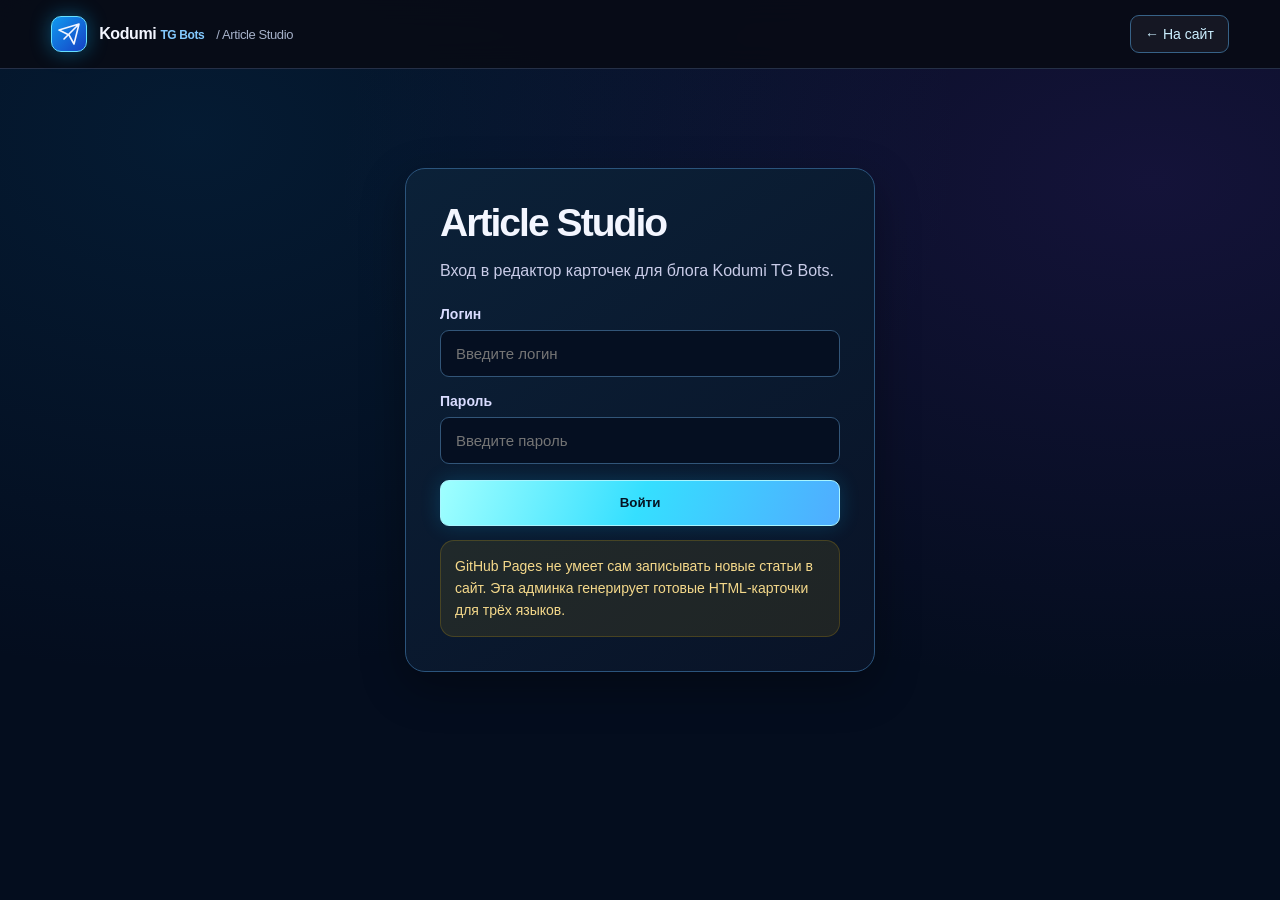
<file: admin/index.html>
<!DOCTYPE html>

<html lang="ru">
<head>
<meta charset="utf-8"/>
<meta content="width=device-width, initial-scale=1.0" name="viewport"/>
<title>Kodumi TG Bots — Article Studio</title>
<link href="../logo.png" rel="icon" type="image/png"/>
<meta content="noindex,nofollow" name="robots"/><meta content="#080b15" name="theme-color"/><link href="../frontend/styles/admin.css" rel="stylesheet"/><script defer="" src="../frontend/js/admin.js"></script></head>
<body>
<header>
<div class="container top">
<div class="logo"><span class="logo-icon"><svg aria-hidden="true" fill="none" stroke="currentColor" stroke-linecap="round" stroke-linejoin="round" stroke-width="1.6" viewbox="0 0 24 24"><path d="M22 2 7 17m15-15-5 20-5-9-10-5 20-6Z"></path></svg></span><span>Kodumi <small>TG Bots</small></span><span class="studio">/ Article Studio</span></div>
<a class="pill" href="../index.html">← На сайт</a>
</div>
</header>
<main class="container">
<section class="panel login-box" id="loginPanel">
<h1>Article Studio</h1>
<p>Вход в редактор карточек для блога Kodumi TG Bots.</p>
<div style="margin-top:22px">
<label for="login">Логин</label>
<input autocomplete="username" id="login" placeholder="Введите логин"/>
<label for="password">Пароль</label>
<input autocomplete="current-password" id="password" placeholder="Введите пароль" type="password"/>
<button class="btn" onclick="loginAdmin()" type="button">Войти</button>
<div class="note hidden" id="loginError">Локальный генератор HTML. Это демонстрационный вход на стороне браузера, не защищённая серверная авторизация. Не храните здесь секретные данные.</div>
</div>
<div class="note">
      GitHub Pages не умеет сам записывать новые статьи в сайт. Эта админка генерирует готовые HTML-карточки для трёх языков.
    </div>
</section>
<section class="hidden" id="adminPanel">
<div class="panel"><div class="admin-eyebrow">CONTENT / 01</div><button class="btn secondary logout" onclick="logoutAdmin()" type="button">Выйти</button>
<h1>Новая статья</h1>
<p>Заполни русскую, украинскую и английскую версии. Потом нажми генерацию — получишь сразу 3 карточки: для <b>index.html</b>, <b>frontend/locales/ua/index.html</b> и <b>frontend/locales/en/index.html</b>.</p>
<div class="grid">
<div>
<h2>Общие настройки карточки</h2>
<label for="link">Ссылка на полную статью / Telegram-канал</label>
<input id="link" oninput="updatePreview()" placeholder="https://t.me/…" value=""/>
<label>Готовая картинка-иконка</label>
<div class="preset-row">
<button aria-label="🤖" aria-pressed="true" class="preset active" onclick="setPreset('🤖', this)" type="button">🤖</button>
<button aria-label="⚙️" aria-pressed="false" class="preset" onclick="setPreset('⚙️', this)" type="button">⚙️</button>
<button aria-label="✨" aria-pressed="false" class="preset" onclick="setPreset('✨', this)" type="button">✨</button>
<button aria-label="🛒" aria-pressed="false" class="preset" onclick="setPreset('🛒', this)" type="button">🛒</button>
<button aria-label="📩" aria-pressed="false" class="preset" onclick="setPreset('📩', this)" type="button">📩</button>
<button aria-label="🚀" aria-pressed="false" class="preset" onclick="setPreset('🚀', this)" type="button">🚀</button>
</div>
<label for="imageUpload">Или загрузить свою картинку</label>
<input accept="image/png,image/jpeg,image/webp,image/gif,image/avif" id="imageUpload" onchange="loadImage(event)" type="file"/>
<div class="note">
            Если загружаешь свою картинку, код будет содержать её прямо внутри карточки. Это удобно, но если картинка огромная, HTML станет тяжёлым.
          </div>
</div>
<div>
<h2>Предпросмотр</h2>
<div class="preview-switch">
<button class="preview-lang active" data-preview-lang="ru" onclick="setPreviewLang('ru')" type="button">RU</button>
<button class="preview-lang" data-preview-lang="ua" onclick="setPreviewLang('ua')" type="button">UA</button>
<button class="preview-lang" data-preview-lang="en" onclick="setPreviewLang('en')" type="button">EN</button>
</div>
<article class="preview-card">
<div class="article-image" id="previewImage">🤖</div>
<small id="previewCategory">Telegram-боты</small>
<h3 id="previewTitle">Зачем бизнесу Telegram-бот?</h3>
<p id="previewDescription">Бот помогает автоматизировать ответы, принимать заявки, показывать услуги и не терять клиентов.</p>
<a class="read-more" href="#" id="previewLink" rel="noopener noreferrer" target="_blank">Читать больше</a>
</article>
</div>
</div>
</div>
<div class="panel">
<h2>Тексты статьи</h2>
<div class="lang-grid">
<div class="lang-card">
<div class="lang-title"><h3>Русский</h3><span class="lang-badge">RU</span></div>
<label for="ruCategory">Категория</label>
<input id="ruCategory" oninput="updatePreview()" value="Telegram-боты"/>
<label for="ruTitle">Заголовок</label>
<input id="ruTitle" oninput="updatePreview()" value="Зачем бизнесу Telegram-бот?"/>
<label for="ruDescription">Описание</label>
<textarea id="ruDescription" oninput="updatePreview()">Бот помогает автоматизировать ответы, принимать заявки, показывать услуги и не терять клиентов.</textarea>
</div>
<div class="lang-card">
<div class="lang-title"><h3>Українська</h3><span class="lang-badge">UA</span></div>
<label for="uaCategory">Категорія</label>
<input id="uaCategory" oninput="updatePreview()" value="Telegram-боти"/>
<label for="uaTitle">Заголовок</label>
<input id="uaTitle" oninput="updatePreview()" value="Навіщо бізнесу Telegram-бот?"/>
<label for="uaDescription">Опис</label>
<textarea id="uaDescription" oninput="updatePreview()">Бот допомагає автоматизувати відповіді, приймати заявки, показувати послуги та не втрачати клієнтів.</textarea>
</div>
<div class="lang-card">
<div class="lang-title"><h3>English</h3><span class="lang-badge">EN</span></div>
<label for="enCategory">Category</label>
<input id="enCategory" oninput="updatePreview()" value="Telegram bots"/>
<label for="enTitle">Title</label>
<input id="enTitle" oninput="updatePreview()" value="Why does a business need a Telegram bot?"/>
<label for="enDescription">Description</label>
<textarea id="enDescription" oninput="updatePreview()">A bot helps automate replies, accept requests, show services, and avoid losing clients.</textarea>
</div>
</div>
<div class="copy-row" style="margin-top:22px">
<button class="btn" onclick="generateAll()">Сгенерировать 3 карточки</button>
<button class="btn secondary" onclick="copyAll()">Скопировать всё сразу</button>
<button class="btn secondary" onclick="resetForm()">Очистить</button>
</div>
<div class="success hidden" id="copyStatus">Скопировано!</div>
</div>
<div class="panel">
<h2>Куда вставлять</h2>
<p>Каждую карточку вставляй <b>самой первой</b> после строки:</p>
<div class="note" style="color:#d9dcff;background:rgba(255,255,255,.05);border-color:rgba(255,255,255,.12)">
        &lt;div class="blog-track" id="blogTrack"&gt;
      </div>
<p style="margin-top:12px">Так новая статья станет первой слева, а старые будут уходить вправо и листаться стрелками.</p>
</div>
<div class="panel">
<h2>Готовые HTML-карточки</h2>
<div class="code-grid">
<div>
<h3>Для index.html</h3>
<div class="copy-row"><button class="btn secondary" onclick="copyOne('ruCode')">Скопировать RU</button></div>
<textarea class="code" id="ruCode" readonly=""></textarea>
</div>
<div>
<h3>Для frontend/locales/ua/index.html</h3>
<div class="copy-row"><button class="btn secondary" onclick="copyOne('uaCode')">Скопировать UA</button></div>
<textarea class="code" id="uaCode" readonly=""></textarea>
</div>
<div>
<h3>Для frontend/locales/en/index.html</h3>
<div class="copy-row"><button class="btn secondary" onclick="copyOne('enCode')">Скопировать EN</button></div>
<textarea class="code" id="enCode" readonly=""></textarea>
</div>
</div>
</div>
</section>
</main>
</body>
</html>
</file>
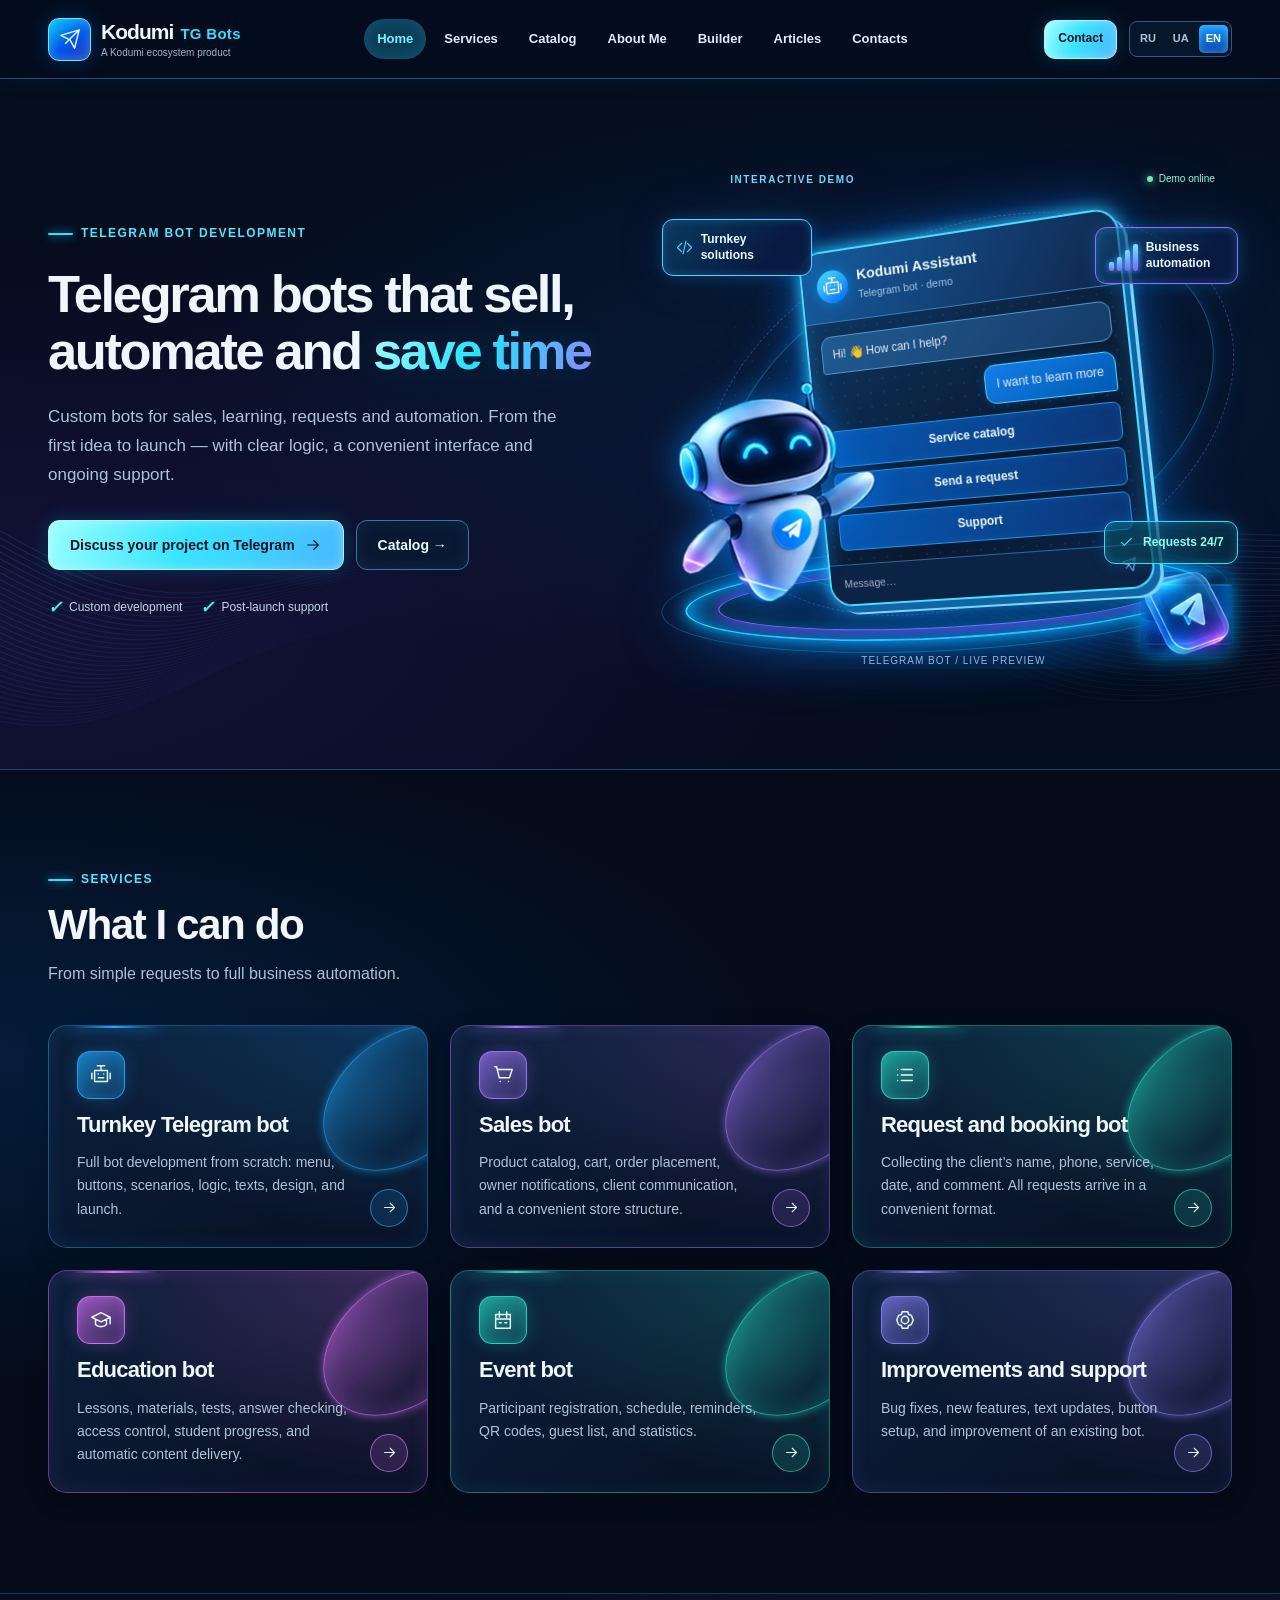
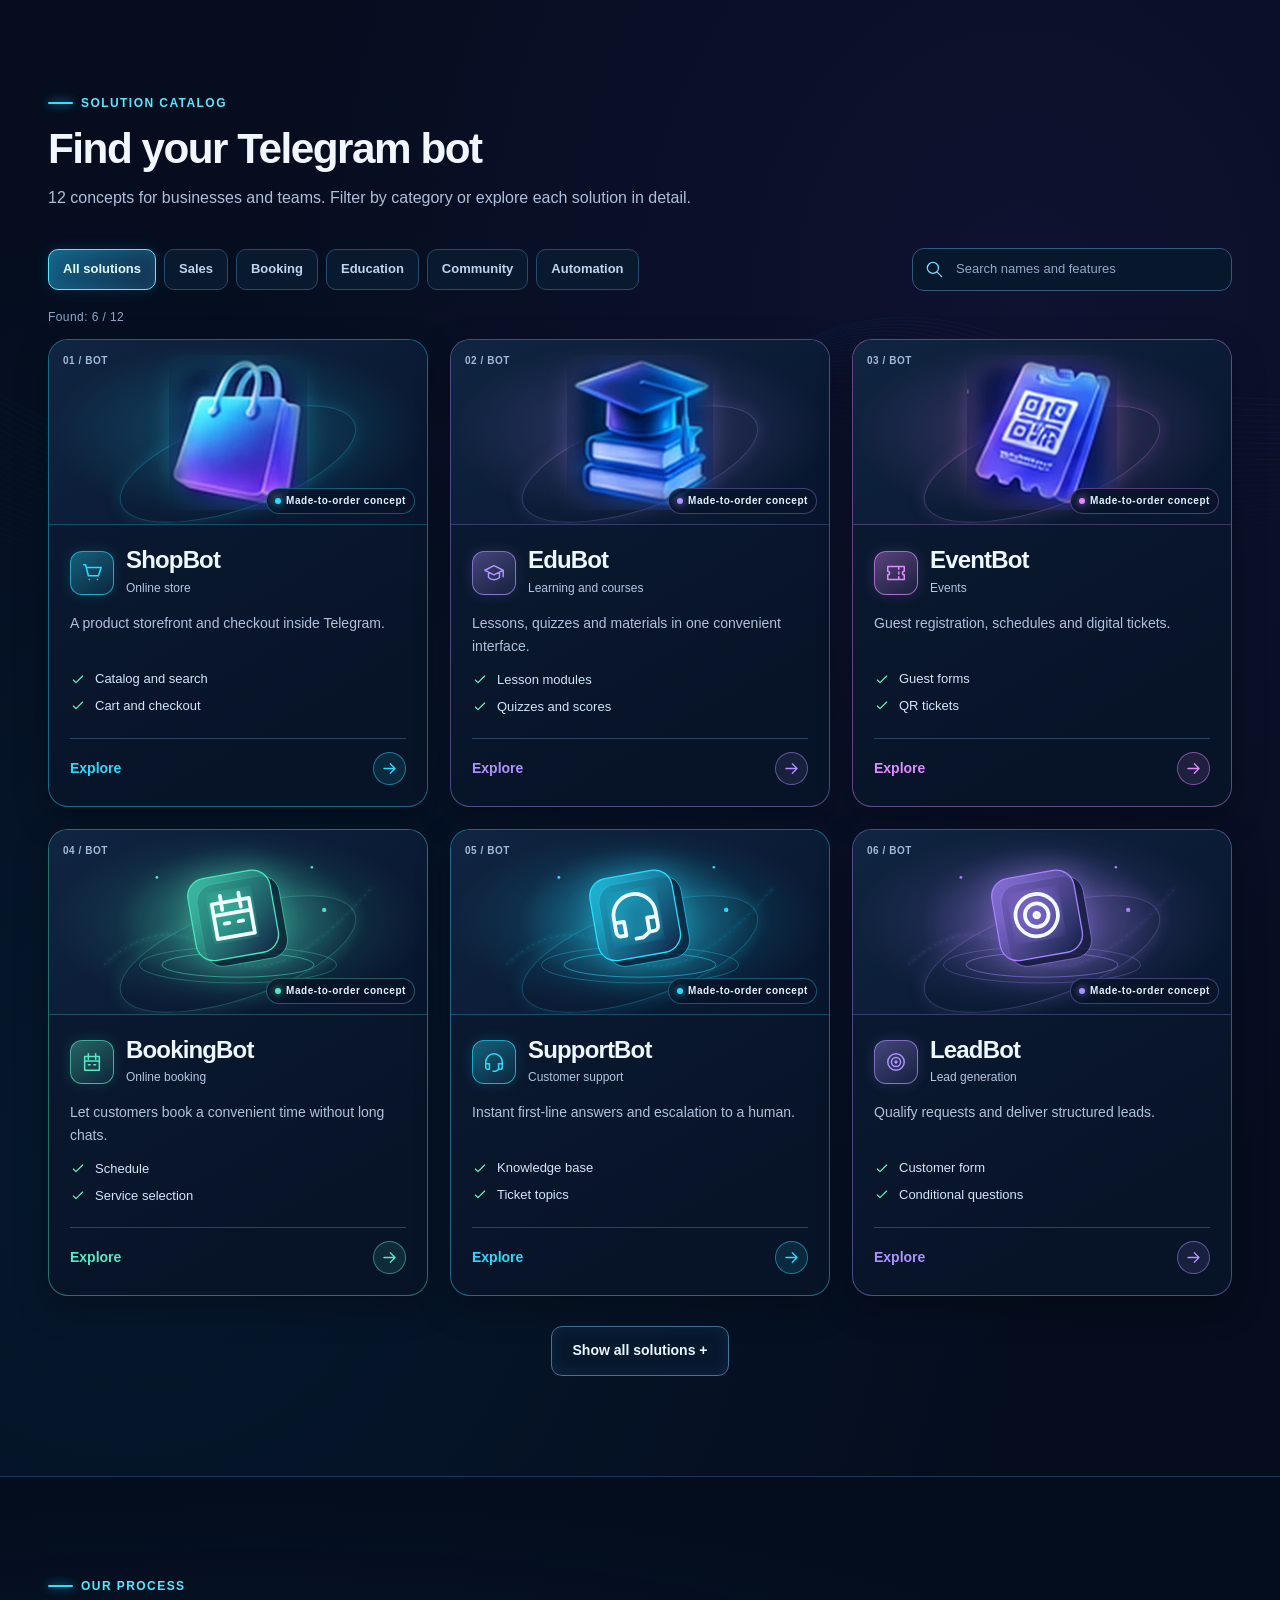
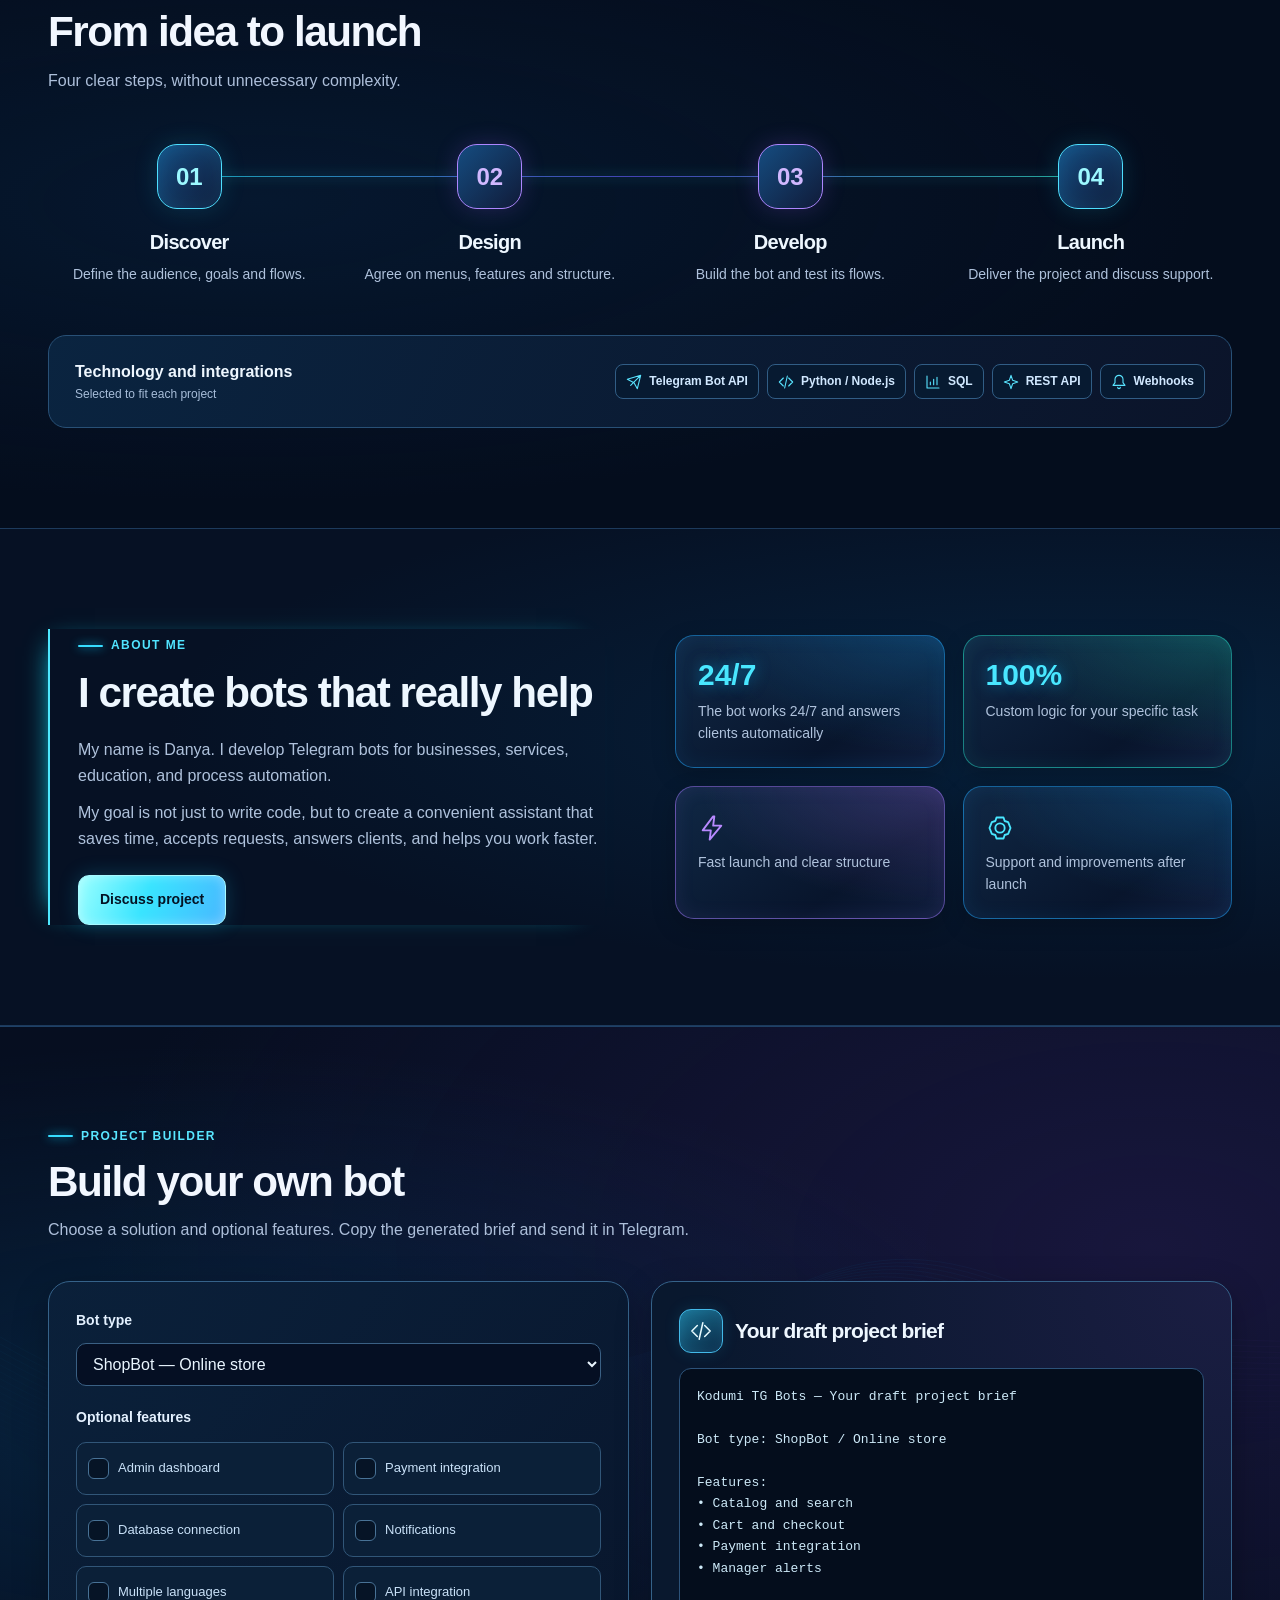
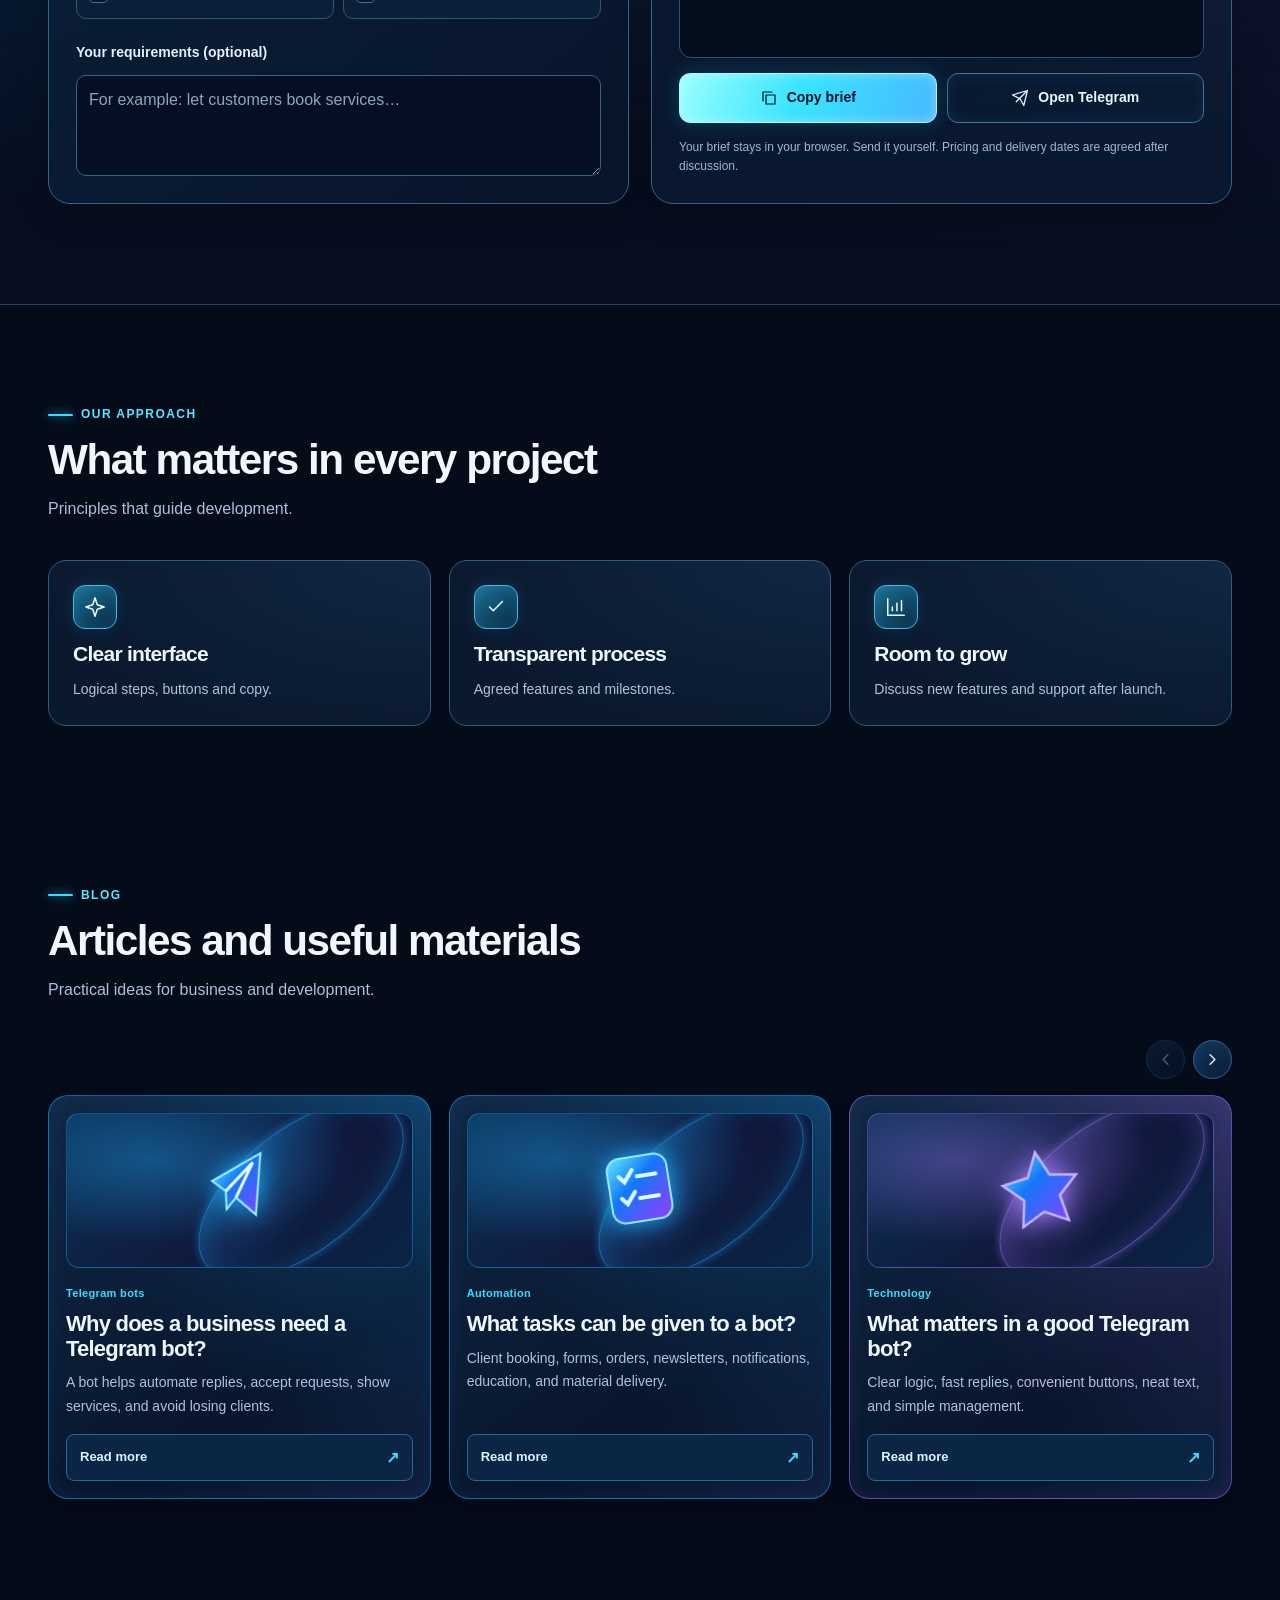
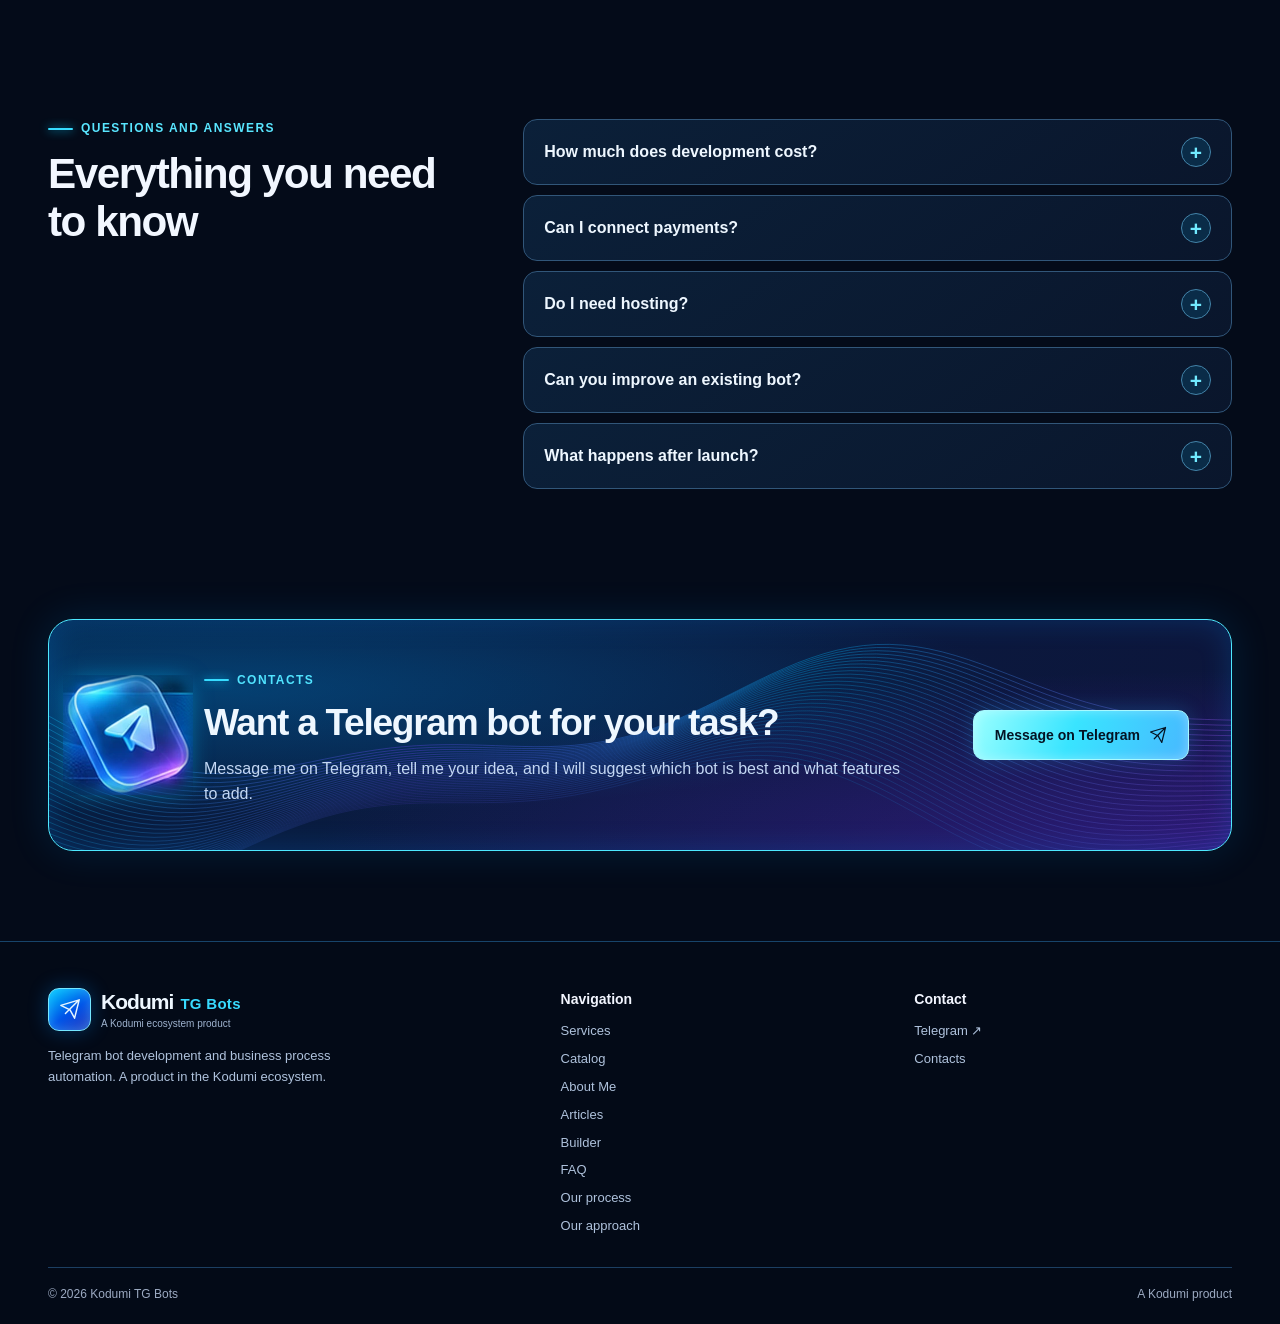
<file: frontend/locales/en/index.html>
<!DOCTYPE html>

<html lang="en">
<head>
<meta charset="utf-8"/>
<meta content="width=device-width, initial-scale=1.0" name="viewport"/>
<title>Kodumi TG Bots — Custom Telegram Bot Development</title>
<meta content="Kodumi TG Bots — custom Telegram bot development for business, sales, education, requests, events and automation." name="description"/>
<meta content="Telegram бот, разработка Telegram ботов, Telegram bot, бот для магазина, бот для бизнеса, Kodumi TG Bots" name="keywords"/>
<meta content="Kodumi TG Bots" name="author"/>
<link href="https://danyaplus.github.io/danya-dev/frontend/locales/en/" rel="canonical"/>
<link href="https://danyaplus.github.io/danya-dev/" hreflang="ru" rel="alternate"/>
<link href="https://danyaplus.github.io/danya-dev/frontend/locales/ua/" hreflang="uk" rel="alternate"/>
<link href="https://danyaplus.github.io/danya-dev/frontend/locales/en/" hreflang="en" rel="alternate"/>
<link href="https://danyaplus.github.io/danya-dev/" hreflang="x-default" rel="alternate"/>
<meta content="Kodumi TG Bots — Custom Telegram Bot Development" property="og:title"/>
<meta content="Kodumi TG Bots — custom Telegram bot development for business, sales, education, requests, events and automation." property="og:description"/>
<meta content="website" property="og:type"/>
<meta content="https://danyaplus.github.io/danya-dev/frontend/locales/en/" property="og:url"/>
<meta content="https://danyaplus.github.io/danya-dev/logo.png" property="og:image"/>
<link href="../../../logo.png" rel="icon" sizes="32x32" type="image/png"/>
<link href="../../../logo.png" rel="icon" sizes="192x192" type="image/png"/>
<link href="../../../logo.png" rel="apple-touch-icon"/>
<meta content="#080b15" name="theme-color"/><link href="../../../frontend/styles/site.css" rel="stylesheet"/><script defer="" src="../../../frontend/js/site.js"></script><link href="../../styles/experience.css" rel="stylesheet"/><script defer="" src="../../js/experience.js"></script></head>
<body><a class="skip-link" href="#main-content">Skip to content</a><div aria-hidden="true" class="scroll-progress"></div>
<header>
<div class="container nav">
<a class="logo" href="#home"><span class="logo-icon"><svg aria-hidden="true" fill="none" stroke="currentColor" stroke-linecap="round" stroke-linejoin="round" stroke-width="1.6" viewbox="0 0 24 24"><path d="M22 2 7 17m15-15-5 20-5-9-10-5 20-6Z"></path></svg></span><strong>Kodumi <span>TG Bots</span><small class="brand-sub">A Kodumi ecosystem product</small></strong></a>
<nav aria-label="Navigation" class="menu" id="mainMenu">
<a href="#home">Home</a>
<a href="#services">Services</a>
<a href="#bots">Catalog</a>
<a href="#about">About Me</a>
<a href="#builder">Builder</a><a href="#blog">Articles</a>
<a href="#contacts">Contacts</a>
</nav>
<div class="nav-right">
<a class="btn" href="https://t.me/your_username">Contact</a>
<div aria-label="Language switcher" class="lang-switch">
<a class="lang-link" data-lang-btn="ru" href="../../../index.html" hreflang="ru">RU</a>
<a class="lang-link" data-lang-btn="ua" href="../../../frontend/locales/ua/index.html" hreflang="uk">UA</a>
<a aria-current="page" class="lang-link active" data-lang-btn="en" href="../../../frontend/locales/en/index.html" hreflang="en">EN</a>
</div>
<button aria-controls="mainMenu" aria-expanded="false" aria-label="Open menu" class="menu-toggle" type="button"><svg aria-hidden="true" fill="none" stroke="currentColor" stroke-linecap="round" stroke-linejoin="round" stroke-width="1.6" viewbox="0 0 24 24"><path d="M4 6h16M4 12h16M4 18h16"></path></svg></button></div>
</div>
</header>
<main id="main-content">
<section class="hero" id="home">
<div class="container hero-grid">
<div>
<div class="badge">Telegram bot development</div>
<h1>Telegram bots that sell, automate and <em>save time</em></h1>
<p>Custom bots for sales, learning, requests and automation. From the first idea to launch — with clear logic, a convenient interface and ongoing support.</p>
<div class="hero-actions"><a class="btn" href="https://t.me/Asistant_DEV_bot">Discuss your project on Telegram <svg aria-hidden="true" fill="none" stroke="currentColor" stroke-linecap="round" stroke-linejoin="round" stroke-width="1.6" viewbox="0 0 24 24"><path d="M5 12h14m-6-6 6 6-6 6"></path></svg></a><a class="btn btn-outline" href="#bots">Catalog →</a></div><div class="hero-trust"><span><i></i>Custom development</span><span><i></i>Post-launch support</span></div>
</div>
<div class="hero-visual"><div aria-hidden="true" class="platform"></div><img alt="" class="mascot" height="555" src="../../../frontend/assets/mascot.webp" width="585"/><div aria-hidden="true" class="float-chip c"><span class="mini-chart"><i></i><i></i><i></i><i></i></span>Business automation</div><img alt="" class="floating-plane" height="150" src="../../../frontend/assets/plane.webp" width="150"/><div class="visual-label">INTERACTIVE DEMO</div><div class="visual-status">Demo online</div><div class="orbit"></div><div class="orbit two"></div><div class="float-chip a"><svg aria-hidden="true" fill="none" stroke="currentColor" stroke-linecap="round" stroke-linejoin="round" stroke-width="1.6" viewbox="0 0 24 24"><path d="m8 6-6 6 6 6m8-12 6 6-6 6m-2-15-4 18"></path></svg>Turnkey solutions</div><div class="chat-demo"><div class="chat-header"><div class="chat-avatar"><svg aria-hidden="true" fill="none" stroke="currentColor" stroke-linecap="round" stroke-linejoin="round" stroke-width="1.6" viewbox="0 0 24 24"><path d="M12 2v4M8 2h8M5 7h14v12H5zM2 10v6m20-6v6M9 11h.01m6 0h.01M9 15h6"></path></svg></div><div><strong>Kodumi Assistant</strong><small>Telegram bot · demo</small></div></div><div class="chat-body"><div class="bubble">Hi! 👋 How can I help?</div><div class="bubble mine" id="demoRequest">I want to learn more</div><div aria-live="polite" class="bubble" hidden="" id="demoAnswer"></div><div class="chat-options"><button aria-pressed="false" data-answer="I can show you the services and help you choose a solution." type="button">Service catalog</button><button aria-pressed="false" data-answer="Great! Tell us about your task so we can discuss the project." type="button">Send a request</button><button aria-pressed="false" data-answer="I can help you find an answer to your question." type="button">Support</button></div></div><div class="chat-input">Message…<svg aria-hidden="true" fill="none" stroke="currentColor" stroke-linecap="round" stroke-linejoin="round" stroke-width="1.6" viewbox="0 0 24 24"><path d="M22 2 7 17m15-15-5 20-5-9-10-5 20-6Z"></path></svg></div></div><div class="float-chip b"><svg aria-hidden="true" fill="none" stroke="currentColor" stroke-linecap="round" stroke-linejoin="round" stroke-width="1.6" viewbox="0 0 24 24"><path d="m5 12 4 4L19 6"></path></svg>Requests 24/7</div><div class="visual-bottom">TELEGRAM BOT / LIVE PREVIEW</div></div>
</div>
</section>
<section class="section" id="services">
<div class="container">
<div class="section-title">
<div class="badge">Services</div>
<h2>What I can do</h2>
<p>From simple requests to full business automation.</p></div>
<div class="services-grid">
<div class="service">
<div class="service-icon"><svg aria-hidden="true" fill="none" stroke="currentColor" stroke-linecap="round" stroke-linejoin="round" stroke-width="1.6" viewbox="0 0 24 24"><path d="M12 2v4M8 2h8M5 7h14v12H5zM2 10v6m20-6v6M9 11h.01m6 0h.01M9 15h6"></path></svg></div><h3>Turnkey Telegram bot</h3>
<p>Full bot development from scratch: menu, buttons, scenarios, logic, texts, design, and launch.</p>
<a aria-label="Turnkey Telegram bot" class="service-link" data-category="all" href="#bots"><svg aria-hidden="true" fill="none" stroke="currentColor" stroke-linecap="round" stroke-linejoin="round" stroke-width="1.65" viewbox="0 0 24 24"><path d="M5 12h14m-6-6 6 6-6 6"></path></svg></a></div>
<div class="service">
<div class="service-icon"><svg aria-hidden="true" fill="none" stroke="currentColor" stroke-linecap="round" stroke-linejoin="round" stroke-width="1.6" viewbox="0 0 24 24"><path d="M3 3h2l3 12h11l3-9H6m3 13h.01M18 19h.01"></path></svg></div><h3>Sales bot</h3>
<p>Product catalog, cart, order placement, owner notifications, client communication, and a convenient store structure.</p>
<a aria-label="Sales bot" class="service-link" data-category="sales" href="#bots"><svg aria-hidden="true" fill="none" stroke="currentColor" stroke-linecap="round" stroke-linejoin="round" stroke-width="1.65" viewbox="0 0 24 24"><path d="M5 12h14m-6-6 6 6-6 6"></path></svg></a></div>
<div class="service">
<div class="service-icon"><svg aria-hidden="true" fill="none" stroke="currentColor" stroke-linecap="round" stroke-linejoin="round" stroke-width="1.6" viewbox="0 0 24 24"><path d="M8 6h12M8 12h12M8 18h12M4 6h.01M4 12h.01M4 18h.01"></path></svg></div><h3>Request and booking bot</h3>
<p>Collecting the client’s name, phone, service, date, and comment. All requests arrive in a convenient format.</p>
<a aria-label="Request and booking bot" class="service-link" data-category="booking" href="#bots"><svg aria-hidden="true" fill="none" stroke="currentColor" stroke-linecap="round" stroke-linejoin="round" stroke-width="1.65" viewbox="0 0 24 24"><path d="M5 12h14m-6-6 6 6-6 6"></path></svg></a></div>
<div class="service">
<div class="service-icon"><svg aria-hidden="true" fill="none" stroke="currentColor" stroke-linecap="round" stroke-linejoin="round" stroke-width="1.6" viewbox="0 0 24 24"><path d="m2 9 10-5 10 5-10 5L2 9Zm4 2v6c3 3 9 3 12 0v-6m4-2v7"></path></svg></div><h3>Education bot</h3>
<p>Lessons, materials, tests, answer checking, access control, student progress, and automatic content delivery.</p>
<a aria-label="Education bot" class="service-link" data-category="education" href="#bots"><svg aria-hidden="true" fill="none" stroke="currentColor" stroke-linecap="round" stroke-linejoin="round" stroke-width="1.65" viewbox="0 0 24 24"><path d="M5 12h14m-6-6 6 6-6 6"></path></svg></a></div>
<div class="service">
<div class="service-icon"><svg aria-hidden="true" fill="none" stroke="currentColor" stroke-linecap="round" stroke-linejoin="round" stroke-width="1.6" viewbox="0 0 24 24"><path d="M4 6h16v15H4zM8 3v6m8-6v6M4 11h16m-12 4h2m4 0h2"></path></svg></div><h3>Event bot</h3>
<p>Participant registration, schedule, reminders, QR codes, guest list, and statistics.</p>
<a aria-label="Event bot" class="service-link" data-category="community" href="#bots"><svg aria-hidden="true" fill="none" stroke="currentColor" stroke-linecap="round" stroke-linejoin="round" stroke-width="1.65" viewbox="0 0 24 24"><path d="M5 12h14m-6-6 6 6-6 6"></path></svg></a></div>
<div class="service">
<div class="service-icon"><svg aria-hidden="true" fill="none" stroke="currentColor" stroke-linecap="round" stroke-linejoin="round" stroke-width="1.6" viewbox="0 0 24 24"><path d="M12 8a4 4 0 1 0 0 8 4 4 0 0 0 0-8ZM9 3h6l1 3 3 1 2 5-2 5-3 1-1 3H9l-1-3-3-1-2-5 2-5 3-1 1-3Z"></path></svg></div><h3>Improvements and support</h3>
<p>Bug fixes, new features, text updates, button setup, and improvement of an existing bot.</p>
<a aria-label="Improvements and support" class="service-link" data-category="automation" href="#bots"><svg aria-hidden="true" fill="none" stroke="currentColor" stroke-linecap="round" stroke-linejoin="round" stroke-width="1.65" viewbox="0 0 24 24"><path d="M5 12h14m-6-6 6 6-6 6"></path></svg></a></div>
</div>
</div>
</section><section class="section catalog" id="bots"><div class="container"><div class="section-title"><div class="badge">Solution catalog</div><h2>Find your Telegram bot</h2><p>12 concepts for businesses and teams. Filter by category or explore each solution in detail.</p></div><div class="catalog-toolbar"><div aria-label="Solution catalog" class="filter-chips" role="group"><button aria-pressed="true" class="filter-chip" data-filter="all" type="button">All solutions</button><button aria-pressed="false" class="filter-chip" data-filter="sales" type="button">Sales</button><button aria-pressed="false" class="filter-chip" data-filter="booking" type="button">Booking</button><button aria-pressed="false" class="filter-chip" data-filter="education" type="button">Education</button><button aria-pressed="false" class="filter-chip" data-filter="community" type="button">Community</button><button aria-pressed="false" class="filter-chip" data-filter="automation" type="button">Automation</button></div><label class="search-field"><svg aria-hidden="true" fill="none" stroke="currentColor" stroke-linecap="round" stroke-linejoin="round" stroke-width="1.65" viewbox="0 0 24 24"><path d="M10 3a7 7 0 1 0 0 14 7 7 0 0 0 0-14Zm5 12 6 6"></path></svg><input aria-label="Search names and features" id="botSearch" placeholder="Search names and features" type="search"/></label></div><p aria-live="polite" class="catalog-count" id="catalogCount"></p><div class="solution-grid"><article class="solution" data-bot="shop" data-category="sales" data-tone="cyan"><div class="solution-art"><span class="solution-number">01 / BOT</span><img alt="" class="art-3d" height="220" loading="lazy" src="../../assets/shop.webp" width="400"/><span class="solution-status"><i></i>Made-to-order concept</span></div><div class="solution-body"><div class="solution-heading"><span class="solution-icon"><svg aria-hidden="true" fill="none" stroke="currentColor" stroke-linecap="round" stroke-linejoin="round" stroke-width="1.65" viewbox="0 0 24 24"><path d="M3 3h2l3 12h11l3-9H6m3 13h.01M18 19h.01"></path></svg></span><div><h3>ShopBot</h3><small>Online store</small></div></div><p>A product storefront and checkout inside Telegram.</p><ul class="solution-features"><li><svg aria-hidden="true" fill="none" stroke="currentColor" stroke-linecap="round" stroke-linejoin="round" stroke-width="1.65" viewbox="0 0 24 24"><path d="m5 12 4 4L19 6"></path></svg>Catalog and search</li><li><svg aria-hidden="true" fill="none" stroke="currentColor" stroke-linecap="round" stroke-linejoin="round" stroke-width="1.65" viewbox="0 0 24 24"><path d="m5 12 4 4L19 6"></path></svg>Cart and checkout</li></ul><a class="solution-open" data-detail="shop" href="#bot-shop">Explore<span class="round-icon"><svg aria-hidden="true" fill="none" stroke="currentColor" stroke-linecap="round" stroke-linejoin="round" stroke-width="1.65" viewbox="0 0 24 24"><path d="M5 12h14m-6-6 6 6-6 6"></path></svg></span></a></div></article><article class="solution" data-bot="edu" data-category="education" data-tone="violet"><div class="solution-art"><span class="solution-number">02 / BOT</span><img alt="" class="art-3d" height="220" loading="lazy" src="../../assets/edu.webp" width="400"/><span class="solution-status"><i></i>Made-to-order concept</span></div><div class="solution-body"><div class="solution-heading"><span class="solution-icon"><svg aria-hidden="true" fill="none" stroke="currentColor" stroke-linecap="round" stroke-linejoin="round" stroke-width="1.65" viewbox="0 0 24 24"><path d="m2 9 10-5 10 5-10 5L2 9Zm4 2v6c3 3 9 3 12 0v-6m4-2v7"></path></svg></span><div><h3>EduBot</h3><small>Learning and courses</small></div></div><p>Lessons, quizzes and materials in one convenient interface.</p><ul class="solution-features"><li><svg aria-hidden="true" fill="none" stroke="currentColor" stroke-linecap="round" stroke-linejoin="round" stroke-width="1.65" viewbox="0 0 24 24"><path d="m5 12 4 4L19 6"></path></svg>Lesson modules</li><li><svg aria-hidden="true" fill="none" stroke="currentColor" stroke-linecap="round" stroke-linejoin="round" stroke-width="1.65" viewbox="0 0 24 24"><path d="m5 12 4 4L19 6"></path></svg>Quizzes and scores</li></ul><a class="solution-open" data-detail="edu" href="#bot-edu">Explore<span class="round-icon"><svg aria-hidden="true" fill="none" stroke="currentColor" stroke-linecap="round" stroke-linejoin="round" stroke-width="1.65" viewbox="0 0 24 24"><path d="M5 12h14m-6-6 6 6-6 6"></path></svg></span></a></div></article><article class="solution" data-bot="event" data-category="community" data-tone="purple"><div class="solution-art"><span class="solution-number">03 / BOT</span><img alt="" class="art-3d" height="220" loading="lazy" src="../../assets/event.webp" width="400"/><span class="solution-status"><i></i>Made-to-order concept</span></div><div class="solution-body"><div class="solution-heading"><span class="solution-icon"><svg aria-hidden="true" fill="none" stroke="currentColor" stroke-linecap="round" stroke-linejoin="round" stroke-width="1.65" viewbox="0 0 24 24"><path d="M3 5h18v5a2 2 0 0 0 0 4v5H3v-5a2 2 0 0 0 0-4V5Zm12 0v3m0 3v2m0 3v3"></path></svg></span><div><h3>EventBot</h3><small>Events</small></div></div><p>Guest registration, schedules and digital tickets.</p><ul class="solution-features"><li><svg aria-hidden="true" fill="none" stroke="currentColor" stroke-linecap="round" stroke-linejoin="round" stroke-width="1.65" viewbox="0 0 24 24"><path d="m5 12 4 4L19 6"></path></svg>Guest forms</li><li><svg aria-hidden="true" fill="none" stroke="currentColor" stroke-linecap="round" stroke-linejoin="round" stroke-width="1.65" viewbox="0 0 24 24"><path d="m5 12 4 4L19 6"></path></svg>QR tickets</li></ul><a class="solution-open" data-detail="event" href="#bot-event">Explore<span class="round-icon"><svg aria-hidden="true" fill="none" stroke="currentColor" stroke-linecap="round" stroke-linejoin="round" stroke-width="1.65" viewbox="0 0 24 24"><path d="M5 12h14m-6-6 6 6-6 6"></path></svg></span></a></div></article><article class="solution" data-bot="booking" data-category="booking" data-tone="mint"><div class="solution-art"><span class="solution-number">04 / BOT</span><img alt="" height="220" loading="lazy" src="../../assets/bot-booking.svg" width="400"/><span class="solution-status"><i></i>Made-to-order concept</span></div><div class="solution-body"><div class="solution-heading"><span class="solution-icon"><svg aria-hidden="true" fill="none" stroke="currentColor" stroke-linecap="round" stroke-linejoin="round" stroke-width="1.65" viewbox="0 0 24 24"><path d="M4 6h16v15H4zM8 3v6m8-6v6M4 11h16m-12 4h2m4 0h2"></path></svg></span><div><h3>BookingBot</h3><small>Online booking</small></div></div><p>Let customers book a convenient time without long chats.</p><ul class="solution-features"><li><svg aria-hidden="true" fill="none" stroke="currentColor" stroke-linecap="round" stroke-linejoin="round" stroke-width="1.65" viewbox="0 0 24 24"><path d="m5 12 4 4L19 6"></path></svg>Schedule</li><li><svg aria-hidden="true" fill="none" stroke="currentColor" stroke-linecap="round" stroke-linejoin="round" stroke-width="1.65" viewbox="0 0 24 24"><path d="m5 12 4 4L19 6"></path></svg>Service selection</li></ul><a class="solution-open" data-detail="booking" href="#bot-booking">Explore<span class="round-icon"><svg aria-hidden="true" fill="none" stroke="currentColor" stroke-linecap="round" stroke-linejoin="round" stroke-width="1.65" viewbox="0 0 24 24"><path d="M5 12h14m-6-6 6 6-6 6"></path></svg></span></a></div></article><article class="solution" data-bot="support" data-category="automation" data-tone="cyan"><div class="solution-art"><span class="solution-number">05 / BOT</span><img alt="" height="220" loading="lazy" src="../../assets/bot-support.svg" width="400"/><span class="solution-status"><i></i>Made-to-order concept</span></div><div class="solution-body"><div class="solution-heading"><span class="solution-icon"><svg aria-hidden="true" fill="none" stroke="currentColor" stroke-linecap="round" stroke-linejoin="round" stroke-width="1.65" viewbox="0 0 24 24"><path d="M3 14v-2a9 9 0 0 1 18 0v2M3 14h4v6H5a2 2 0 0 1-2-2zm18 0h-4v6h2a2 2 0 0 0 2-2zM17 20l-3 2h-3"></path></svg></span><div><h3>SupportBot</h3><small>Customer support</small></div></div><p>Instant first-line answers and escalation to a human.</p><ul class="solution-features"><li><svg aria-hidden="true" fill="none" stroke="currentColor" stroke-linecap="round" stroke-linejoin="round" stroke-width="1.65" viewbox="0 0 24 24"><path d="m5 12 4 4L19 6"></path></svg>Knowledge base</li><li><svg aria-hidden="true" fill="none" stroke="currentColor" stroke-linecap="round" stroke-linejoin="round" stroke-width="1.65" viewbox="0 0 24 24"><path d="m5 12 4 4L19 6"></path></svg>Ticket topics</li></ul><a class="solution-open" data-detail="support" href="#bot-support">Explore<span class="round-icon"><svg aria-hidden="true" fill="none" stroke="currentColor" stroke-linecap="round" stroke-linejoin="round" stroke-width="1.65" viewbox="0 0 24 24"><path d="M5 12h14m-6-6 6 6-6 6"></path></svg></span></a></div></article><article class="solution" data-bot="lead" data-category="sales" data-tone="violet"><div class="solution-art"><span class="solution-number">06 / BOT</span><img alt="" height="220" loading="lazy" src="../../assets/bot-lead.svg" width="400"/><span class="solution-status"><i></i>Made-to-order concept</span></div><div class="solution-body"><div class="solution-heading"><span class="solution-icon"><svg aria-hidden="true" fill="none" stroke="currentColor" stroke-linecap="round" stroke-linejoin="round" stroke-width="1.65" viewbox="0 0 24 24"><path d="M12 3a9 9 0 1 0 9 9A9 9 0 0 0 12 3Zm0 4a5 5 0 1 0 5 5 5 5 0 0 0-5-5Zm0 4a1 1 0 1 0 1 1 1 1 0 0 0-1-1Z"></path></svg></span><div><h3>LeadBot</h3><small>Lead generation</small></div></div><p>Qualify requests and deliver structured leads.</p><ul class="solution-features"><li><svg aria-hidden="true" fill="none" stroke="currentColor" stroke-linecap="round" stroke-linejoin="round" stroke-width="1.65" viewbox="0 0 24 24"><path d="m5 12 4 4L19 6"></path></svg>Customer form</li><li><svg aria-hidden="true" fill="none" stroke="currentColor" stroke-linecap="round" stroke-linejoin="round" stroke-width="1.65" viewbox="0 0 24 24"><path d="m5 12 4 4L19 6"></path></svg>Conditional questions</li></ul><a class="solution-open" data-detail="lead" href="#bot-lead">Explore<span class="round-icon"><svg aria-hidden="true" fill="none" stroke="currentColor" stroke-linecap="round" stroke-linejoin="round" stroke-width="1.65" viewbox="0 0 24 24"><path d="M5 12h14m-6-6 6 6-6 6"></path></svg></span></a></div></article><article class="solution" data-bot="food" data-category="sales" data-tone="amber"><div class="solution-art"><span class="solution-number">07 / BOT</span><img alt="" height="220" loading="lazy" src="../../assets/bot-food.svg" width="400"/><span class="solution-status"><i></i>Made-to-order concept</span></div><div class="solution-body"><div class="solution-heading"><span class="solution-icon"><svg aria-hidden="true" fill="none" stroke="currentColor" stroke-linecap="round" stroke-linejoin="round" stroke-width="1.65" viewbox="0 0 24 24"><path d="M4 11h16M3 16h18M5 11a7 7 0 0 1 14 0M5 16v2h14v-2"></path></svg></span><div><h3>FoodBot</h3><small>Food ordering</small></div></div><p>Menus, dishes, preferences, pickup or delivery.</p><ul class="solution-features"><li><svg aria-hidden="true" fill="none" stroke="currentColor" stroke-linecap="round" stroke-linejoin="round" stroke-width="1.65" viewbox="0 0 24 24"><path d="m5 12 4 4L19 6"></path></svg>Menu categories</li><li><svg aria-hidden="true" fill="none" stroke="currentColor" stroke-linecap="round" stroke-linejoin="round" stroke-width="1.65" viewbox="0 0 24 24"><path d="m5 12 4 4L19 6"></path></svg>Cart</li></ul><a class="solution-open" data-detail="food" href="#bot-food">Explore<span class="round-icon"><svg aria-hidden="true" fill="none" stroke="currentColor" stroke-linecap="round" stroke-linejoin="round" stroke-width="1.65" viewbox="0 0 24 24"><path d="M5 12h14m-6-6 6 6-6 6"></path></svg></span></a></div></article><article class="solution" data-bot="club" data-category="community" data-tone="mint"><div class="solution-art"><span class="solution-number">08 / BOT</span><img alt="" height="220" loading="lazy" src="../../assets/bot-club.svg" width="400"/><span class="solution-status"><i></i>Made-to-order concept</span></div><div class="solution-body"><div class="solution-heading"><span class="solution-icon"><svg aria-hidden="true" fill="none" stroke="currentColor" stroke-linecap="round" stroke-linejoin="round" stroke-width="1.65" viewbox="0 0 24 24"><path d="M9 11a4 4 0 1 0 0-8 4 4 0 0 0 0 8ZM2 21v-3a5 5 0 0 1 5-5h4a5 5 0 0 1 5 5v3Zm14-17a4 4 0 0 1 0 7m2 3a5 5 0 0 1 4 5v2"></path></svg></span><div><h3>ClubBot</h3><small>Communities</small></div></div><p>Manage access, rules and member onboarding.</p><ul class="solution-features"><li><svg aria-hidden="true" fill="none" stroke="currentColor" stroke-linecap="round" stroke-linejoin="round" stroke-width="1.65" viewbox="0 0 24 24"><path d="m5 12 4 4L19 6"></path></svg>Welcome flows</li><li><svg aria-hidden="true" fill="none" stroke="currentColor" stroke-linecap="round" stroke-linejoin="round" stroke-width="1.65" viewbox="0 0 24 24"><path d="m5 12 4 4L19 6"></path></svg>Rules</li></ul><a class="solution-open" data-detail="club" href="#bot-club">Explore<span class="round-icon"><svg aria-hidden="true" fill="none" stroke="currentColor" stroke-linecap="round" stroke-linejoin="round" stroke-width="1.65" viewbox="0 0 24 24"><path d="M5 12h14m-6-6 6 6-6 6"></path></svg></span></a></div></article><article class="solution" data-bot="quiz" data-category="education" data-tone="purple"><div class="solution-art"><span class="solution-number">09 / BOT</span><img alt="" height="220" loading="lazy" src="../../assets/bot-quiz.svg" width="400"/><span class="solution-status"><i></i>Made-to-order concept</span></div><div class="solution-body"><div class="solution-heading"><span class="solution-icon"><svg aria-hidden="true" fill="none" stroke="currentColor" stroke-linecap="round" stroke-linejoin="round" stroke-width="1.65" viewbox="0 0 24 24"><path d="m12 2 2.5 7.5L22 12l-7.5 2.5L12 22l-2.5-7.5L2 12l7.5-2.5L12 2Z"></path></svg></span><div><h3>QuizBot</h3><small>Quizzes</small></div></div><p>Interactive questions for learning and engagement.</p><ul class="solution-features"><li><svg aria-hidden="true" fill="none" stroke="currentColor" stroke-linecap="round" stroke-linejoin="round" stroke-width="1.65" viewbox="0 0 24 24"><path d="m5 12 4 4L19 6"></path></svg>Question bank</li><li><svg aria-hidden="true" fill="none" stroke="currentColor" stroke-linecap="round" stroke-linejoin="round" stroke-width="1.65" viewbox="0 0 24 24"><path d="m5 12 4 4L19 6"></path></svg>Answer options</li></ul><a class="solution-open" data-detail="quiz" href="#bot-quiz">Explore<span class="round-icon"><svg aria-hidden="true" fill="none" stroke="currentColor" stroke-linecap="round" stroke-linejoin="round" stroke-width="1.65" viewbox="0 0 24 24"><path d="M5 12h14m-6-6 6 6-6 6"></path></svg></span></a></div></article><article class="solution" data-bot="notify" data-category="automation" data-tone="cyan"><div class="solution-art"><span class="solution-number">10 / BOT</span><img alt="" height="220" loading="lazy" src="../../assets/bot-notify.svg" width="400"/><span class="solution-status"><i></i>Made-to-order concept</span></div><div class="solution-body"><div class="solution-heading"><span class="solution-icon"><svg aria-hidden="true" fill="none" stroke="currentColor" stroke-linecap="round" stroke-linejoin="round" stroke-width="1.65" viewbox="0 0 24 24"><path d="M18 8a6 6 0 0 0-12 0v5l-3 4h18l-3-4V8Zm-8 12a2 2 0 0 0 4 0"></path></svg></span><div><h3>NotifyBot</h3><small>Notifications</small></div></div><p>Reminders and personalized alerts triggered by events.</p><ul class="solution-features"><li><svg aria-hidden="true" fill="none" stroke="currentColor" stroke-linecap="round" stroke-linejoin="round" stroke-width="1.65" viewbox="0 0 24 24"><path d="m5 12 4 4L19 6"></path></svg>Scheduling</li><li><svg aria-hidden="true" fill="none" stroke="currentColor" stroke-linecap="round" stroke-linejoin="round" stroke-width="1.65" viewbox="0 0 24 24"><path d="m5 12 4 4L19 6"></path></svg>Segments</li></ul><a class="solution-open" data-detail="notify" href="#bot-notify">Explore<span class="round-icon"><svg aria-hidden="true" fill="none" stroke="currentColor" stroke-linecap="round" stroke-linejoin="round" stroke-width="1.65" viewbox="0 0 24 24"><path d="M5 12h14m-6-6 6 6-6 6"></path></svg></span></a></div></article><article class="solution" data-bot="crm" data-category="automation" data-tone="violet"><div class="solution-art"><span class="solution-number">11 / BOT</span><img alt="" height="220" loading="lazy" src="../../assets/bot-crm.svg" width="400"/><span class="solution-status"><i></i>Made-to-order concept</span></div><div class="solution-body"><div class="solution-heading"><span class="solution-icon"><svg aria-hidden="true" fill="none" stroke="currentColor" stroke-linecap="round" stroke-linejoin="round" stroke-width="1.65" viewbox="0 0 24 24"><path d="M3 3v18h18M8 16v-4m5 4V8m5 8V5"></path></svg></span><div><h3>CRMBot</h3><small>Team workflows</small></div></div><p>Internal requests, tasks and statuses for a small team.</p><ul class="solution-features"><li><svg aria-hidden="true" fill="none" stroke="currentColor" stroke-linecap="round" stroke-linejoin="round" stroke-width="1.65" viewbox="0 0 24 24"><path d="m5 12 4 4L19 6"></path></svg>Staff roles</li><li><svg aria-hidden="true" fill="none" stroke="currentColor" stroke-linecap="round" stroke-linejoin="round" stroke-width="1.65" viewbox="0 0 24 24"><path d="m5 12 4 4L19 6"></path></svg>Tasks</li></ul><a class="solution-open" data-detail="crm" href="#bot-crm">Explore<span class="round-icon"><svg aria-hidden="true" fill="none" stroke="currentColor" stroke-linecap="round" stroke-linejoin="round" stroke-width="1.65" viewbox="0 0 24 24"><path d="M5 12h14m-6-6 6 6-6 6"></path></svg></span></a></div></article><article class="solution" data-bot="custom" data-category="automation" data-tone="mint"><div class="solution-art"><span class="solution-number">12 / BOT</span><img alt="" height="220" loading="lazy" src="../../assets/bot-custom.svg" width="400"/><span class="solution-status"><i></i>Made-to-order concept</span></div><div class="solution-body"><div class="solution-heading"><span class="solution-icon"><svg aria-hidden="true" fill="none" stroke="currentColor" stroke-linecap="round" stroke-linejoin="round" stroke-width="1.65" viewbox="0 0 24 24"><path d="m8 6-6 6 6 6m8-12 6 6-6 6m-2-15-4 18"></path></svg></span><div><h3>CustomBot</h3><small>Custom solution</small></div></div><p>Tailored logic, APIs and integrations for your workflow.</p><ul class="solution-features"><li><svg aria-hidden="true" fill="none" stroke="currentColor" stroke-linecap="round" stroke-linejoin="round" stroke-width="1.65" viewbox="0 0 24 24"><path d="m5 12 4 4L19 6"></path></svg>Planning</li><li><svg aria-hidden="true" fill="none" stroke="currentColor" stroke-linecap="round" stroke-linejoin="round" stroke-width="1.65" viewbox="0 0 24 24"><path d="m5 12 4 4L19 6"></path></svg>API integrations</li></ul><a class="solution-open" data-detail="custom" href="#bot-custom">Explore<span class="round-icon"><svg aria-hidden="true" fill="none" stroke="currentColor" stroke-linecap="round" stroke-linejoin="round" stroke-width="1.65" viewbox="0 0 24 24"><path d="M5 12h14m-6-6 6 6-6 6"></path></svg></span></a></div></article></div><p class="catalog-empty" hidden="" id="catalogEmpty">No results. Try another search.</p><div class="catalog-more"><button class="btn btn-outline" id="catalogMore" type="button">Show all solutions <span>＋</span></button></div></div></section>
<section class="section process" id="process"><div class="container"><div class="section-title"><div class="badge">Our process</div><h2>From idea to launch</h2><p>Four clear steps, without unnecessary complexity.</p></div><div class="process-grid"><article class="process-step"><div class="step-orb">01</div><h3>Discover</h3><p>Define the audience, goals and flows.</p></article><article class="process-step"><div class="step-orb">02</div><h3>Design</h3><p>Agree on menus, features and structure.</p></article><article class="process-step"><div class="step-orb">03</div><h3>Develop</h3><p>Build the bot and test its flows.</p></article><article class="process-step"><div class="step-orb">04</div><h3>Launch</h3><p>Deliver the project and discuss support.</p></article></div><div class="tech-strip"><div><strong>Technology and integrations</strong><small>Selected to fit each project</small></div><div class="tech-pills"><span><svg aria-hidden="true" fill="none" stroke="currentColor" stroke-linecap="round" stroke-linejoin="round" stroke-width="1.65" viewbox="0 0 24 24"><path d="M22 2 7 17m15-15-5 20-5-9-10-5 20-6Z"></path></svg>Telegram Bot API</span><span><svg aria-hidden="true" fill="none" stroke="currentColor" stroke-linecap="round" stroke-linejoin="round" stroke-width="1.65" viewbox="0 0 24 24"><path d="m8 6-6 6 6 6m8-12 6 6-6 6m-2-15-4 18"></path></svg>Python / Node.js</span><span><svg aria-hidden="true" fill="none" stroke="currentColor" stroke-linecap="round" stroke-linejoin="round" stroke-width="1.65" viewbox="0 0 24 24"><path d="M3 3v18h18M8 16v-4m5 4V8m5 8V5"></path></svg>SQL</span><span><svg aria-hidden="true" fill="none" stroke="currentColor" stroke-linecap="round" stroke-linejoin="round" stroke-width="1.65" viewbox="0 0 24 24"><path d="m12 2 2.5 7.5L22 12l-7.5 2.5L12 22l-2.5-7.5L2 12l7.5-2.5L12 2Z"></path></svg>REST API</span><span><svg aria-hidden="true" fill="none" stroke="currentColor" stroke-linecap="round" stroke-linejoin="round" stroke-width="1.65" viewbox="0 0 24 24"><path d="M18 8a6 6 0 0 0-12 0v5l-3 4h18l-3-4V8Zm-8 12a2 2 0 0 0 4 0"></path></svg>Webhooks</span></div></div></div></section><section class="about section" id="about">
<div class="container about-grid">
<div class="about-box">
<div class="badge">About me</div>
<h2>I create bots that really help</h2>
<p>My name is Danya. I develop Telegram bots for businesses, services, education, and process automation.</p>
<p>My goal is not just to write code, but to create a convenient assistant that saves time, accepts requests, answers clients, and helps you work faster.</p>
<a class="btn" href="#contacts">Discuss project</a>
</div>
<div class="stats">
<div class="stat">
<strong>24/7</strong>
<span>The bot works 24/7 and answers clients automatically</span>
</div>
<div class="stat">
<strong>100%</strong>
<span>Custom logic for your specific task</span>
</div>
<div class="stat">
<strong><svg aria-hidden="true" fill="none" stroke="currentColor" stroke-linecap="round" stroke-linejoin="round" stroke-width="1.6" viewbox="0 0 24 24"><path d="m13 2-9 12h7l-1 8 10-12h-7l1-8Z"></path></svg></strong>
<span>Fast launch and clear structure</span>
</div>
<div class="stat">
<strong><svg aria-hidden="true" fill="none" stroke="currentColor" stroke-linecap="round" stroke-linejoin="round" stroke-width="1.6" viewbox="0 0 24 24"><path d="M12 8a4 4 0 1 0 0 8 4 4 0 0 0 0-8ZM9 3h6l1 3 3 1 2 5-2 5-3 1-1 3H9l-1-3-3-1-2-5 2-5 3-1 1-3Z"></path></svg></strong>
<span>Support and improvements after launch</span>
</div>
</div>
</div>
</section>
<section class="section builder" id="builder"><div class="container"><div class="section-title"><div class="badge">Project builder</div><h2>Build your own bot</h2><p>Choose a solution and optional features. Copy the generated brief and send it in Telegram.</p></div><div class="builder-grid"><form class="builder-form" id="briefForm"><label for="botType">Bot type</label><select id="botType"><option value="shop">ShopBot — Online store</option><option value="edu">EduBot — Learning and courses</option><option value="event">EventBot — Events</option><option value="booking">BookingBot — Online booking</option><option value="support">SupportBot — Customer support</option><option value="lead">LeadBot — Lead generation</option><option value="food">FoodBot — Food ordering</option><option value="club">ClubBot — Communities</option><option value="quiz">QuizBot — Quizzes</option><option value="notify">NotifyBot — Notifications</option><option value="crm">CRMBot — Team workflows</option><option value="custom">CustomBot — Custom solution</option></select><fieldset><legend>Optional features</legend><div class="extra-grid"><label class="option-tile"><input name="extras" type="checkbox" value="Admin dashboard"/><span class="check-ui"><svg aria-hidden="true" fill="none" stroke="currentColor" stroke-linecap="round" stroke-linejoin="round" stroke-width="1.65" viewbox="0 0 24 24"><path d="m5 12 4 4L19 6"></path></svg></span><span>Admin dashboard</span></label><label class="option-tile"><input name="extras" type="checkbox" value="Payment integration"/><span class="check-ui"><svg aria-hidden="true" fill="none" stroke="currentColor" stroke-linecap="round" stroke-linejoin="round" stroke-width="1.65" viewbox="0 0 24 24"><path d="m5 12 4 4L19 6"></path></svg></span><span>Payment integration</span></label><label class="option-tile"><input name="extras" type="checkbox" value="Database connection"/><span class="check-ui"><svg aria-hidden="true" fill="none" stroke="currentColor" stroke-linecap="round" stroke-linejoin="round" stroke-width="1.65" viewbox="0 0 24 24"><path d="m5 12 4 4L19 6"></path></svg></span><span>Database connection</span></label><label class="option-tile"><input name="extras" type="checkbox" value="Notifications"/><span class="check-ui"><svg aria-hidden="true" fill="none" stroke="currentColor" stroke-linecap="round" stroke-linejoin="round" stroke-width="1.65" viewbox="0 0 24 24"><path d="m5 12 4 4L19 6"></path></svg></span><span>Notifications</span></label><label class="option-tile"><input name="extras" type="checkbox" value="Multiple languages"/><span class="check-ui"><svg aria-hidden="true" fill="none" stroke="currentColor" stroke-linecap="round" stroke-linejoin="round" stroke-width="1.65" viewbox="0 0 24 24"><path d="m5 12 4 4L19 6"></path></svg></span><span>Multiple languages</span></label><label class="option-tile"><input name="extras" type="checkbox" value="API integration"/><span class="check-ui"><svg aria-hidden="true" fill="none" stroke="currentColor" stroke-linecap="round" stroke-linejoin="round" stroke-width="1.65" viewbox="0 0 24 24"><path d="m5 12 4 4L19 6"></path></svg></span><span>API integration</span></label></div></fieldset><label for="briefNotes">Your requirements (optional)</label><textarea id="briefNotes" maxlength="1200" placeholder="For example: let customers book services…" rows="3"></textarea></form><div class="brief-preview"><div class="brief-heading"><span class="solution-icon"><svg aria-hidden="true" fill="none" stroke="currentColor" stroke-linecap="round" stroke-linejoin="round" stroke-width="1.65" viewbox="0 0 24 24"><path d="m8 6-6 6 6 6m8-12 6 6-6 6m-2-15-4 18"></path></svg></span><h3>Your draft project brief</h3></div><pre id="briefOutput" tabindex="0"></pre><div class="brief-actions"><button class="btn" id="copyBrief" type="button"><svg aria-hidden="true" fill="none" stroke="currentColor" stroke-linecap="round" stroke-linejoin="round" stroke-width="1.65" viewbox="0 0 24 24"><path d="M8 8h12v12H8zM4 16V4h12"></path></svg>Copy brief</button><a class="btn btn-outline" href="https://t.me/Asistant_DEV_bot" rel="noopener" target="_blank"><svg aria-hidden="true" fill="none" stroke="currentColor" stroke-linecap="round" stroke-linejoin="round" stroke-width="1.65" viewbox="0 0 24 24"><path d="M22 2 7 17m15-15-5 20-5-9-10-5 20-6Z"></path></svg>Open Telegram</a></div><p class="copy-status" id="copyStatus" role="status"></p><p class="brief-note">Your brief stays in your browser. Send it yourself. Pricing and delivery dates are agreed after discussion.</p></div></div></div></section><section class="section approach" id="reviews"><div class="container"><div class="section-title"><div class="badge">Our approach</div><h2>What matters in every project</h2><p>Principles that guide development.</p></div><div class="approach-grid"><article class="approach-card"><span class="solution-icon"><svg aria-hidden="true" fill="none" stroke="currentColor" stroke-linecap="round" stroke-linejoin="round" stroke-width="1.65" viewbox="0 0 24 24"><path d="m12 2 2.5 7.5L22 12l-7.5 2.5L12 22l-2.5-7.5L2 12l7.5-2.5L12 2Z"></path></svg></span><h3>Clear interface</h3><p>Logical steps, buttons and copy.</p></article><article class="approach-card"><span class="solution-icon"><svg aria-hidden="true" fill="none" stroke="currentColor" stroke-linecap="round" stroke-linejoin="round" stroke-width="1.65" viewbox="0 0 24 24"><path d="m5 12 4 4L19 6"></path></svg></span><h3>Transparent process</h3><p>Agreed features and milestones.</p></article><article class="approach-card"><span class="solution-icon"><svg aria-hidden="true" fill="none" stroke="currentColor" stroke-linecap="round" stroke-linejoin="round" stroke-width="1.65" viewbox="0 0 24 24"><path d="M3 3v18h18M8 16v-4m5 4V8m5 8V5"></path></svg></span><h3>Room to grow</h3><p>Discuss new features and support after launch.</p></article></div></div></section>
<section class="section" id="blog">
<div class="container">
<div class="section-title">
<div class="badge">Blog</div>
<h2>Articles and useful materials</h2>
<p>Practical ideas for business and development.</p></div>
<div class="blog-slider"><div class="blog-controls"><button aria-label="Previous article" class="blog-arrow left" data-direction="-1" type="button"><svg aria-hidden="true" fill="none" stroke="currentColor" stroke-linecap="round" stroke-linejoin="round" stroke-width="2" viewbox="0 0 24 24"><path d="m15 18-6-6 6-6"></path></svg></button><button aria-label="Next article" class="blog-arrow right" data-direction="1" type="button"><svg aria-hidden="true" fill="none" stroke="currentColor" stroke-linecap="round" stroke-linejoin="round" stroke-width="2" viewbox="0 0 24 24"><path d="m9 18 6-6-6-6"></path></svg></button></div>
<div class="blog-track" id="blogTrack">
<article class="article">
<div class="article-image"><img alt="" height="90" loading="lazy" src="../../../frontend/assets/telegram.svg" width="90"/></div>
<small>Telegram bots</small>
<h3>Why does a business need a Telegram bot?</h3>
<p>A bot helps automate replies, accept requests, show services, and avoid losing clients.</p>
<div class="article-more" hidden="" id="article-more-1">A Telegram bot works like a small manager inside the messenger: it welcomes the client, explains services, collects data, and sends the request to the owner. This is especially useful when there are many repeated questions and you do not want to answer each one manually.</div>
<button aria-controls="article-more-1" aria-expanded="false" class="read-more" data-less="Show less" data-more="Read more" type="button">Read more</button>
</article>
<article class="article">
<div class="article-image"><img alt="" height="90" loading="lazy" src="../../../frontend/assets/tasks.svg" width="90"/></div>
<small>Automation</small>
<h3>What tasks can be given to a bot?</h3>
<p>Client booking, forms, orders, newsletters, notifications, education, and material delivery.</p>
<div class="article-more" hidden="" id="article-more-2">A bot can handle everything that repeats every day: accepting requests, collecting contacts, answering frequent questions, sending price lists, registering people for events, sending notifications, and giving an initial consultation.</div>
<button aria-controls="article-more-2" aria-expanded="false" class="read-more" data-less="Show less" data-more="Read more" type="button">Read more</button>
</article>
<article class="article">
<div class="article-image"><img alt="" height="90" loading="lazy" src="../../../frontend/assets/star.svg" width="90"/></div>
<small>Technology</small>
<h3>What matters in a good Telegram bot?</h3>
<p>Clear logic, fast replies, convenient buttons, neat text, and simple management.</p>
<div class="article-more" hidden="" id="article-more-3">A good bot should not confuse the user. It is important to think through the client journey: where to click, what to choose, what data to leave, and what happens after the request. The simpler the logic, the more likely the client will finish the process.</div>
<button aria-controls="article-more-3" aria-expanded="false" class="read-more" data-less="Show less" data-more="Read more" type="button">Read more</button>
</article>
<article class="article">
<div class="article-image"><svg aria-hidden="true" fill="none" stroke="currentColor" stroke-linecap="round" stroke-linejoin="round" stroke-width="1.6" viewbox="0 0 24 24"><path d="M3 3h2l3 12h11l3-9H6m3 13h.01M18 19h.01"></path></svg></div>
<small>Sales</small>
<h3>How does a bot help sell?</h3>
<p>A client can view products, choose a service, place an order, and leave contact details without unnecessary messaging.</p>
<div class="article-more" hidden="" id="article-more-4">Instead of long direct messages, the client follows a clear scenario: chooses a category, reads the description, leaves details, and receives confirmation. The owner gets a ready request instead of a chaotic conversation.</div>
<button aria-controls="article-more-4" aria-expanded="false" class="read-more" data-less="Show less" data-more="Read more" type="button">Read more</button>
</article>
<article class="article">
<div class="article-image"><svg aria-hidden="true" fill="none" stroke="currentColor" stroke-linecap="round" stroke-linejoin="round" stroke-width="1.6" viewbox="0 0 24 24"><path d="M3 5h18v14H3zM3 6l9 7 9-7"></path></svg></div>
<small>Requests</small>
<h3>Why is a bot request form more convenient?</h3>
<p>The bot immediately asks for the needed details: project, task, contact, deadlines, and important wishes.</p>
<div class="article-more" hidden="" id="article-more-5">When a request is structured, it is easier for the developer to estimate the task and faster for the client to receive an answer. This saves time for both sides and helps avoid missing important project details.</div>
<button aria-controls="article-more-5" aria-expanded="false" class="read-more" data-less="Show less" data-more="Read more" type="button">Read more</button>
</article>
</div>
</div>
</div>
</section>
<section class="section faq" id="faq"><div class="container faq-grid"><div class="section-title"><div class="badge">Questions and answers</div><h2>Everything you need to know</h2></div><div class="faq-list"><details class="faq-item"><summary>How much does development cost?<span class="faq-plus">+</span></summary><p>Pricing depends on the logic, integrations and scope. Create a brief to discuss an estimate.</p></details><details class="faq-item"><summary>Can I connect payments?<span class="faq-plus">+</span></summary><p>Yes, if the payment provider and product type are supported by Telegram. We can discuss the best option.</p></details><details class="faq-item"><summary>Do I need hosting?<span class="faq-plus">+</span></summary><p>A live bot usually needs an always-available server or cloud platform.</p></details><details class="faq-item"><summary>Can you improve an existing bot?<span class="faq-plus">+</span></summary><p>Yes. We review its source code and integrations before agreeing on changes.</p></details><details class="faq-item"><summary>What happens after launch?<span class="faq-plus">+</span></summary><p>We discuss handover, documentation, fixes and ongoing support.</p></details></div></div></section><section class="contact" id="contacts">
<div class="container"><img alt="" class="contact-art" height="150" loading="lazy" src="../../../frontend/assets/plane.webp" width="150"/><div>
<div class="badge">Contacts</div>
<h2>Want a Telegram bot for your task?</h2>
<p>Message me on Telegram, tell me your idea, and I will suggest which bot is best and what features to add.</p>
</div><a class="btn" href="https://t.me/your_username">Message on Telegram<svg aria-hidden="true" fill="none" stroke="currentColor" stroke-linecap="round" stroke-linejoin="round" stroke-width="1.6" viewbox="0 0 24 24"><path d="M22 2 7 17m15-15-5 20-5-9-10-5 20-6Z"></path></svg></a></div>
</section>
</main>
<footer class="site-footer"><div class="container"><div class="footer-grid"><div class="footer-brand"><a class="logo" href="#home"><span class="logo-icon"><svg aria-hidden="true" fill="none" stroke="currentColor" stroke-linecap="round" stroke-linejoin="round" stroke-width="1.6" viewbox="0 0 24 24"><path d="M22 2 7 17m15-15-5 20-5-9-10-5 20-6Z"></path></svg></span><strong>Kodumi <span>TG Bots</span><small class="brand-sub">A Kodumi ecosystem product</small></strong></a><p>Telegram bot development and business process automation. A product in the Kodumi ecosystem.</p></div><div class="footer-links"><strong>Navigation</strong><a href="#services">Services</a><a href="#bots">Catalog</a><a href="#about">About Me</a><a href="#blog">Articles</a><a href="#builder">Builder</a><a href="#faq">FAQ</a><a href="#process">Our process</a><a href="#reviews">Our approach</a></div><div class="footer-links"><strong>Contact</strong><a href="https://t.me/Asistant_DEV_bot">Telegram ↗</a><a href="#contacts">Contacts</a></div></div><div class="footer-bottom"><span>© 2026 Kodumi TG Bots</span><span>A Kodumi product</span></div></div></footer>
<dialog aria-labelledby="detailTitle" class="bot-dialog" id="botDialog"><div class="dialog-shell"><button aria-label="Close" class="dialog-close round-icon" id="closeDetail" type="button"><svg aria-hidden="true" fill="none" stroke="currentColor" stroke-linecap="round" stroke-linejoin="round" stroke-width="1.65" viewbox="0 0 24 24"><path d="M6 6l12 12M18 6 6 18"></path></svg></button><div class="detail-art"><img alt="" height="220" id="detailArt" width="400"/></div><div class="detail-content"><span class="badge">Made-to-order concept</span><h2 id="detailTitle"></h2><p id="detailDesc"></p><h3>Features</h3><ul class="detail-features" id="detailFeatures"></ul><div class="scenario"><strong>How it works</strong><p id="detailScenario"></p></div><div class="detail-actions"><button class="btn" id="chooseBot" type="button">Configure this bot<svg aria-hidden="true" fill="none" stroke="currentColor" stroke-linecap="round" stroke-linejoin="round" stroke-width="1.65" viewbox="0 0 24 24"><path d="M5 12h14m-6-6 6 6-6 6"></path></svg></button><button class="btn btn-outline" id="shareBot" type="button"><svg aria-hidden="true" fill="none" stroke="currentColor" stroke-linecap="round" stroke-linejoin="round" stroke-width="1.65" viewbox="0 0 24 24"><path d="M8 8h12v12H8zM4 16V4h12"></path></svg>Copy link</button></div><p id="shareStatus" role="status"></p></div></div></dialog><button aria-label="Back to top" class="back-top round-icon" hidden="" id="backTop" type="button"><svg aria-hidden="true" fill="none" stroke="currentColor" stroke-linecap="round" stroke-linejoin="round" stroke-width="1.65" viewbox="0 0 24 24"><path d="m6 12 6-6 6 6m-6-6v14"></path></svg></button><script id="experienceData" type="application/json">{"bots": {"shop": {"name": "ShopBot", "title": "Online store", "description": "A product storefront and checkout inside Telegram.", "features": ["Catalog and search", "Cart and checkout", "Payment integration", "Manager alerts"], "scenario": "A shopper selects a product, adds it to the cart and receives confirmation.", "category": "sales", "art": "../../assets/bot-shop.svg"}, "edu": {"name": "EduBot", "title": "Learning and courses", "description": "Lessons, quizzes and materials in one convenient interface.", "features": ["Lesson modules", "Quizzes and scores", "Learner progress", "Resource delivery"], "scenario": "A learner opens a lesson, completes a quiz and tracks progress.", "category": "education", "art": "../../assets/bot-edu.svg"}, "event": {"name": "EventBot", "title": "Events", "description": "Guest registration, schedules and digital tickets.", "features": ["Guest forms", "QR tickets", "Reminders", "Attendee list"], "scenario": "A guest registers, receives a ticket and gets a reminder before the event.", "category": "community", "art": "../../assets/bot-event.svg"}, "booking": {"name": "BookingBot", "title": "Online booking", "description": "Let customers book a convenient time without long chats.", "features": ["Schedule", "Service selection", "Confirmation", "Reminders"], "scenario": "A customer selects an available slot and the provider receives the booking.", "category": "booking", "art": "../../assets/bot-booking.svg"}, "support": {"name": "SupportBot", "title": "Customer support", "description": "Instant first-line answers and escalation to a human.", "features": ["Knowledge base", "Ticket topics", "Human handoff", "Ticket status"], "scenario": "A customer selects a topic and gets an answer or a human handoff.", "category": "automation", "art": "../../assets/bot-support.svg"}, "lead": {"name": "LeadBot", "title": "Lead generation", "description": "Qualify requests and deliver structured leads.", "features": ["Customer form", "Conditional questions", "Alerts", "Lead export"], "scenario": "The bot asks relevant questions and delivers a completed lead to a manager.", "category": "sales", "art": "../../assets/bot-lead.svg"}, "food": {"name": "FoodBot", "title": "Food ordering", "description": "Menus, dishes, preferences, pickup or delivery.", "features": ["Menu categories", "Cart", "Delivery address", "Order status"], "scenario": "A visitor selects meals and submits an order with preferences.", "category": "sales", "art": "../../assets/bot-food.svg"}, "club": {"name": "ClubBot", "title": "Communities", "description": "Manage access, rules and member onboarding.", "features": ["Welcome flows", "Rules", "Roles and access", "Moderation"], "scenario": "A new member reads the rules and gains access according to community policy.", "category": "community", "art": "../../assets/bot-club.svg"}, "quiz": {"name": "QuizBot", "title": "Quizzes", "description": "Interactive questions for learning and engagement.", "features": ["Question bank", "Answer options", "Scoring", "Results"], "scenario": "A participant takes a quiz and receives a score.", "category": "education", "art": "../../assets/bot-quiz.svg"}, "notify": {"name": "NotifyBot", "title": "Notifications", "description": "Reminders and personalized alerts triggered by events.", "features": ["Scheduling", "Segments", "Templates", "Subscription settings"], "scenario": "A user selects preferred notifications and delivery times.", "category": "automation", "art": "../../assets/bot-notify.svg"}, "crm": {"name": "CRMBot", "title": "Team workflows", "description": "Internal requests, tasks and statuses for a small team.", "features": ["Staff roles", "Tasks", "Statuses", "Integrations"], "scenario": "A team member creates a task and the assignee receives an alert.", "category": "automation", "art": "../../assets/bot-crm.svg"}, "custom": {"name": "CustomBot", "title": "Custom solution", "description": "Tailored logic, APIs and integrations for your workflow.", "features": ["Planning", "API integrations", "Data storage", "Admin interface"], "scenario": "We discuss your requirements and design a flow that matches your workflow.", "category": "automation", "art": "../../assets/bot-custom.svg"}}, "text": {"more": "Show all solutions", "less": "Collapse catalog", "count": "Found", "summary": "Your draft project brief", "pick": "Bot type", "features": "Features", "extras": "Optional features", "notes": "Your requirements (optional)", "copied": "Copied", "copy_fail": "Select and copy the text manually.", "share_ok": "Link copied"}}</script></body>
</html>
</file>
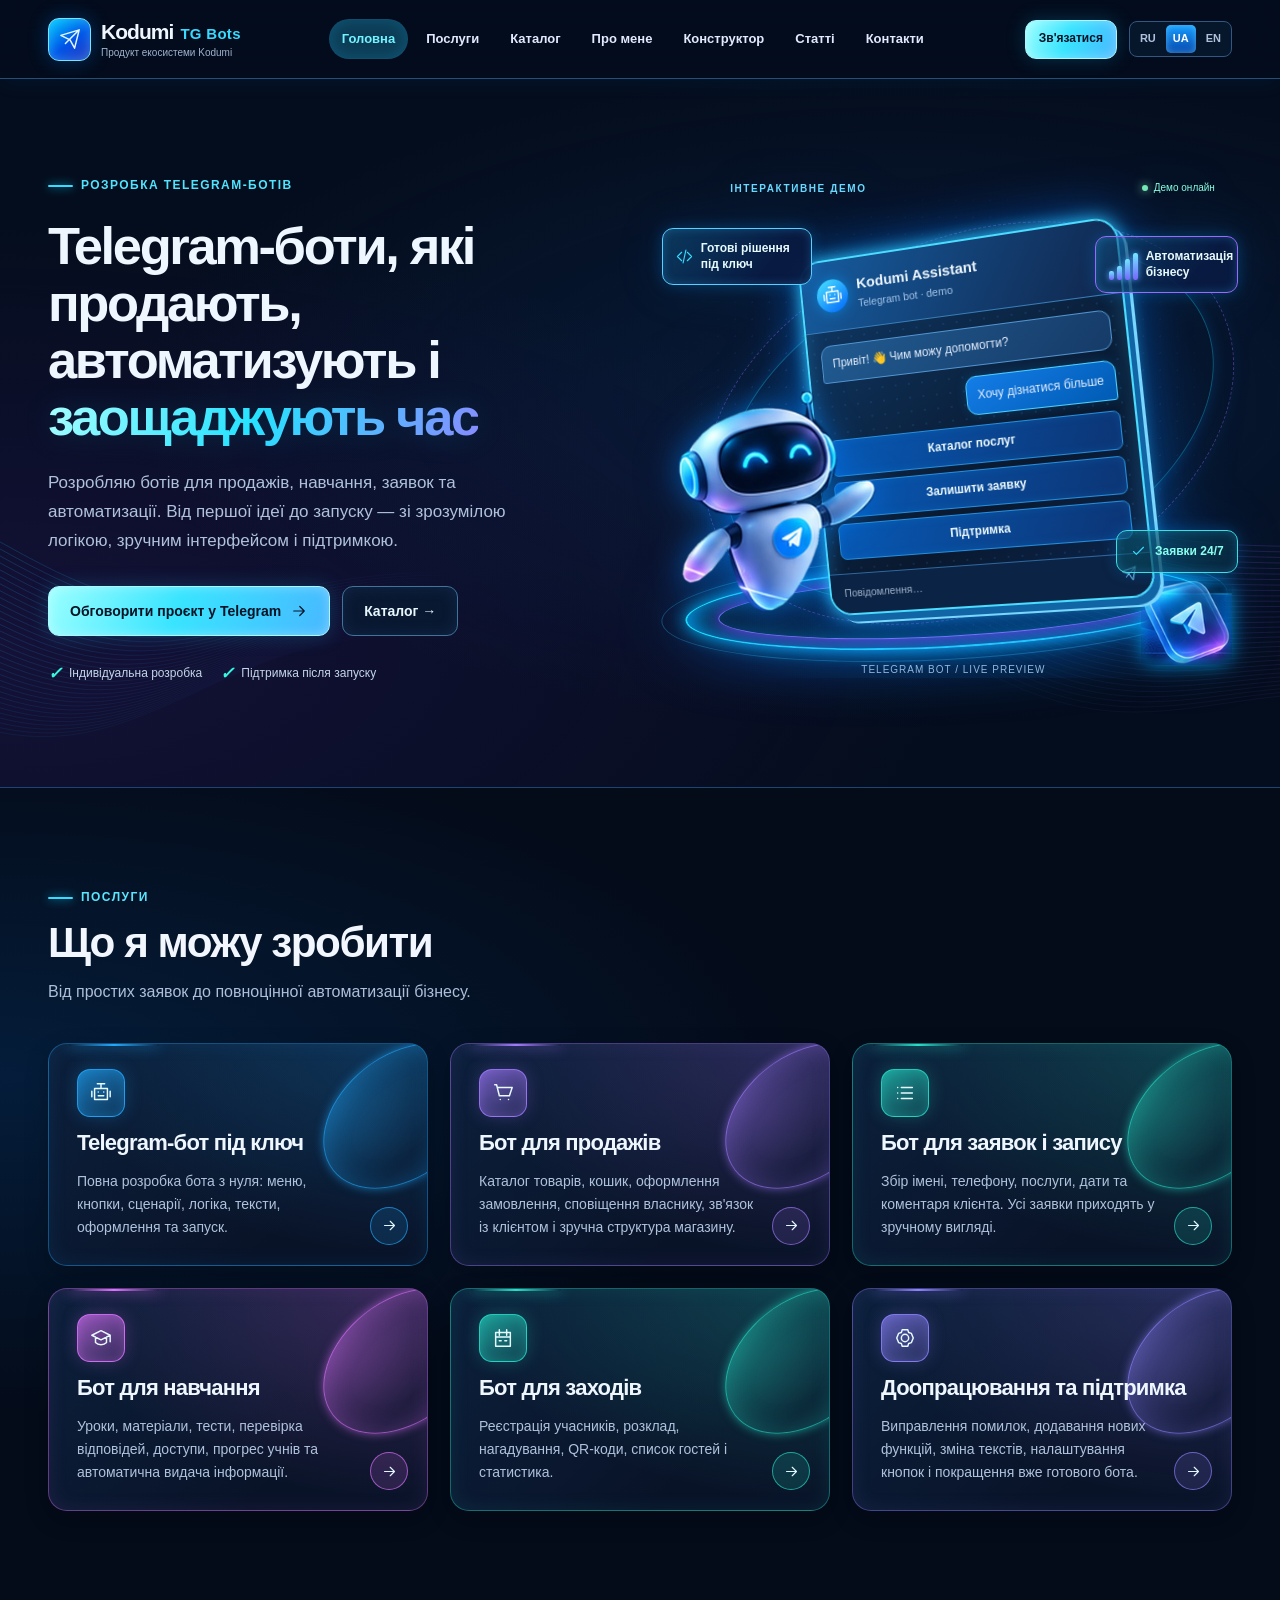
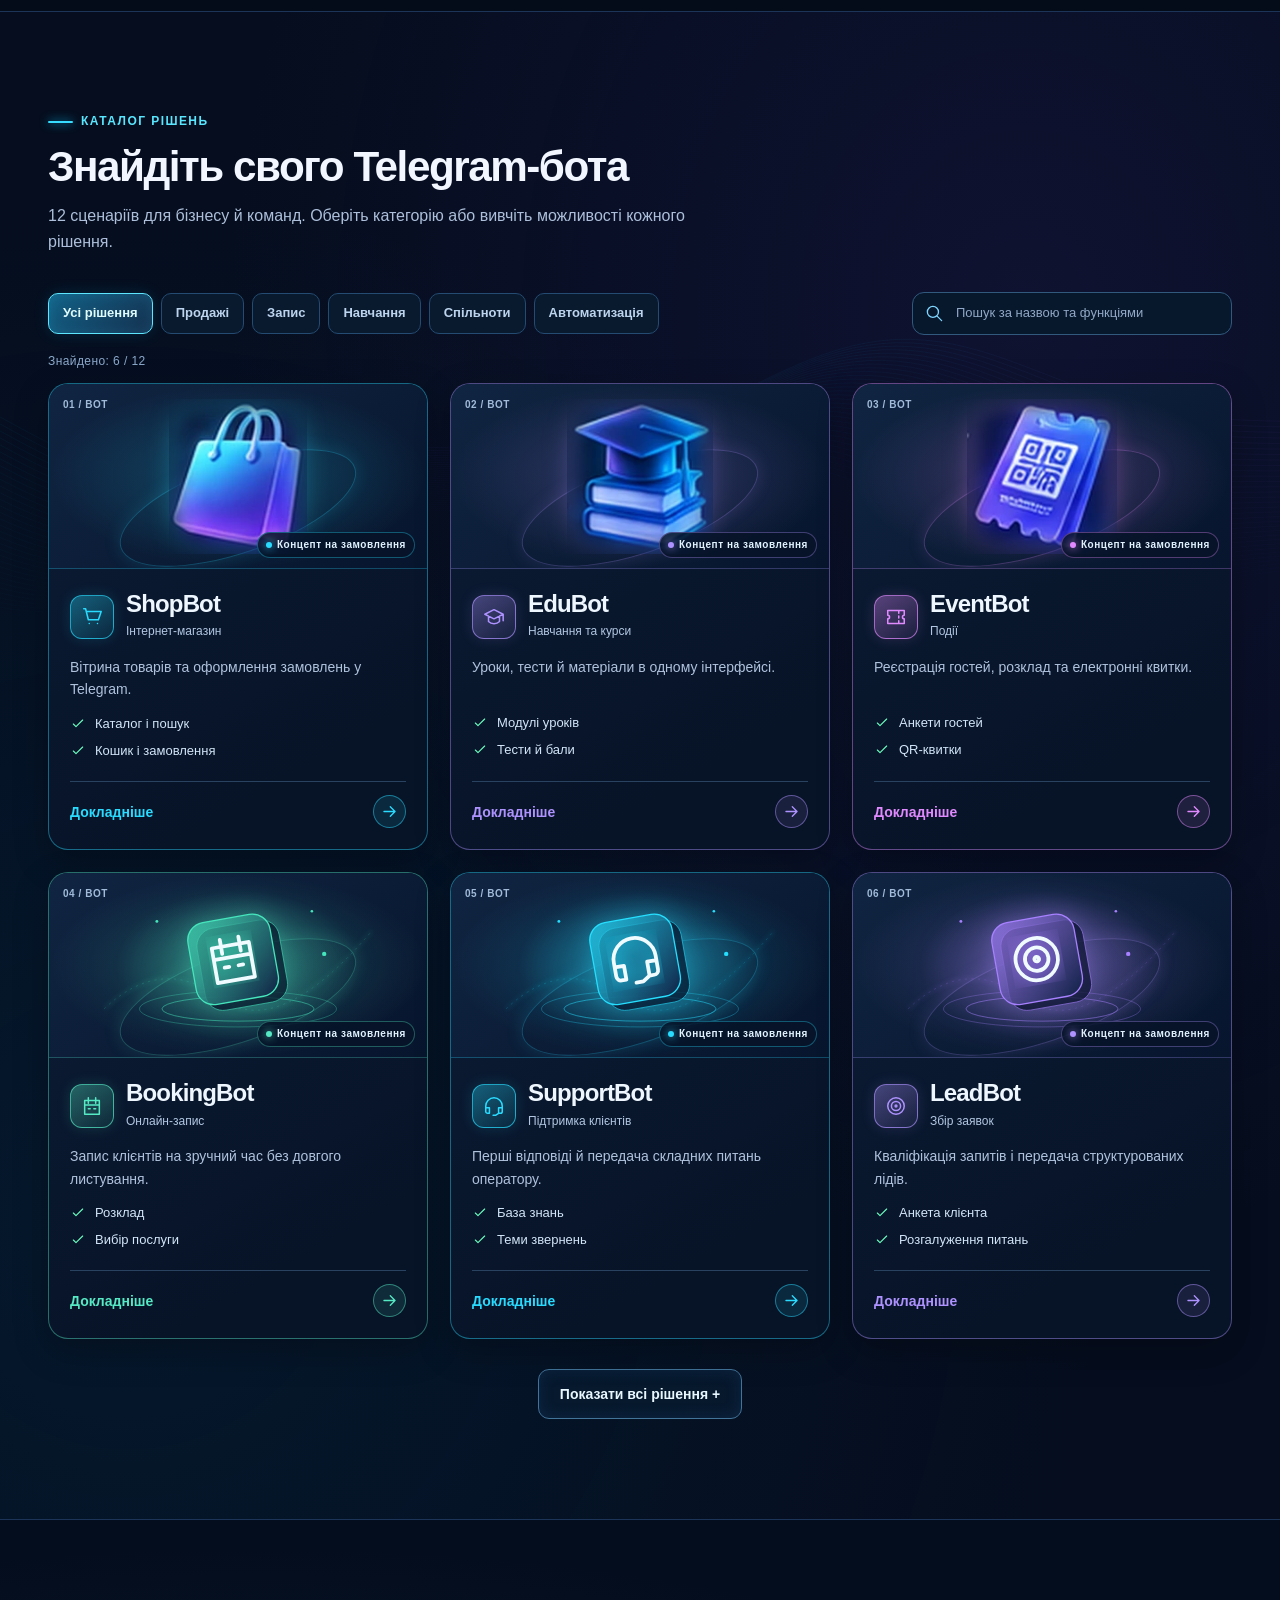
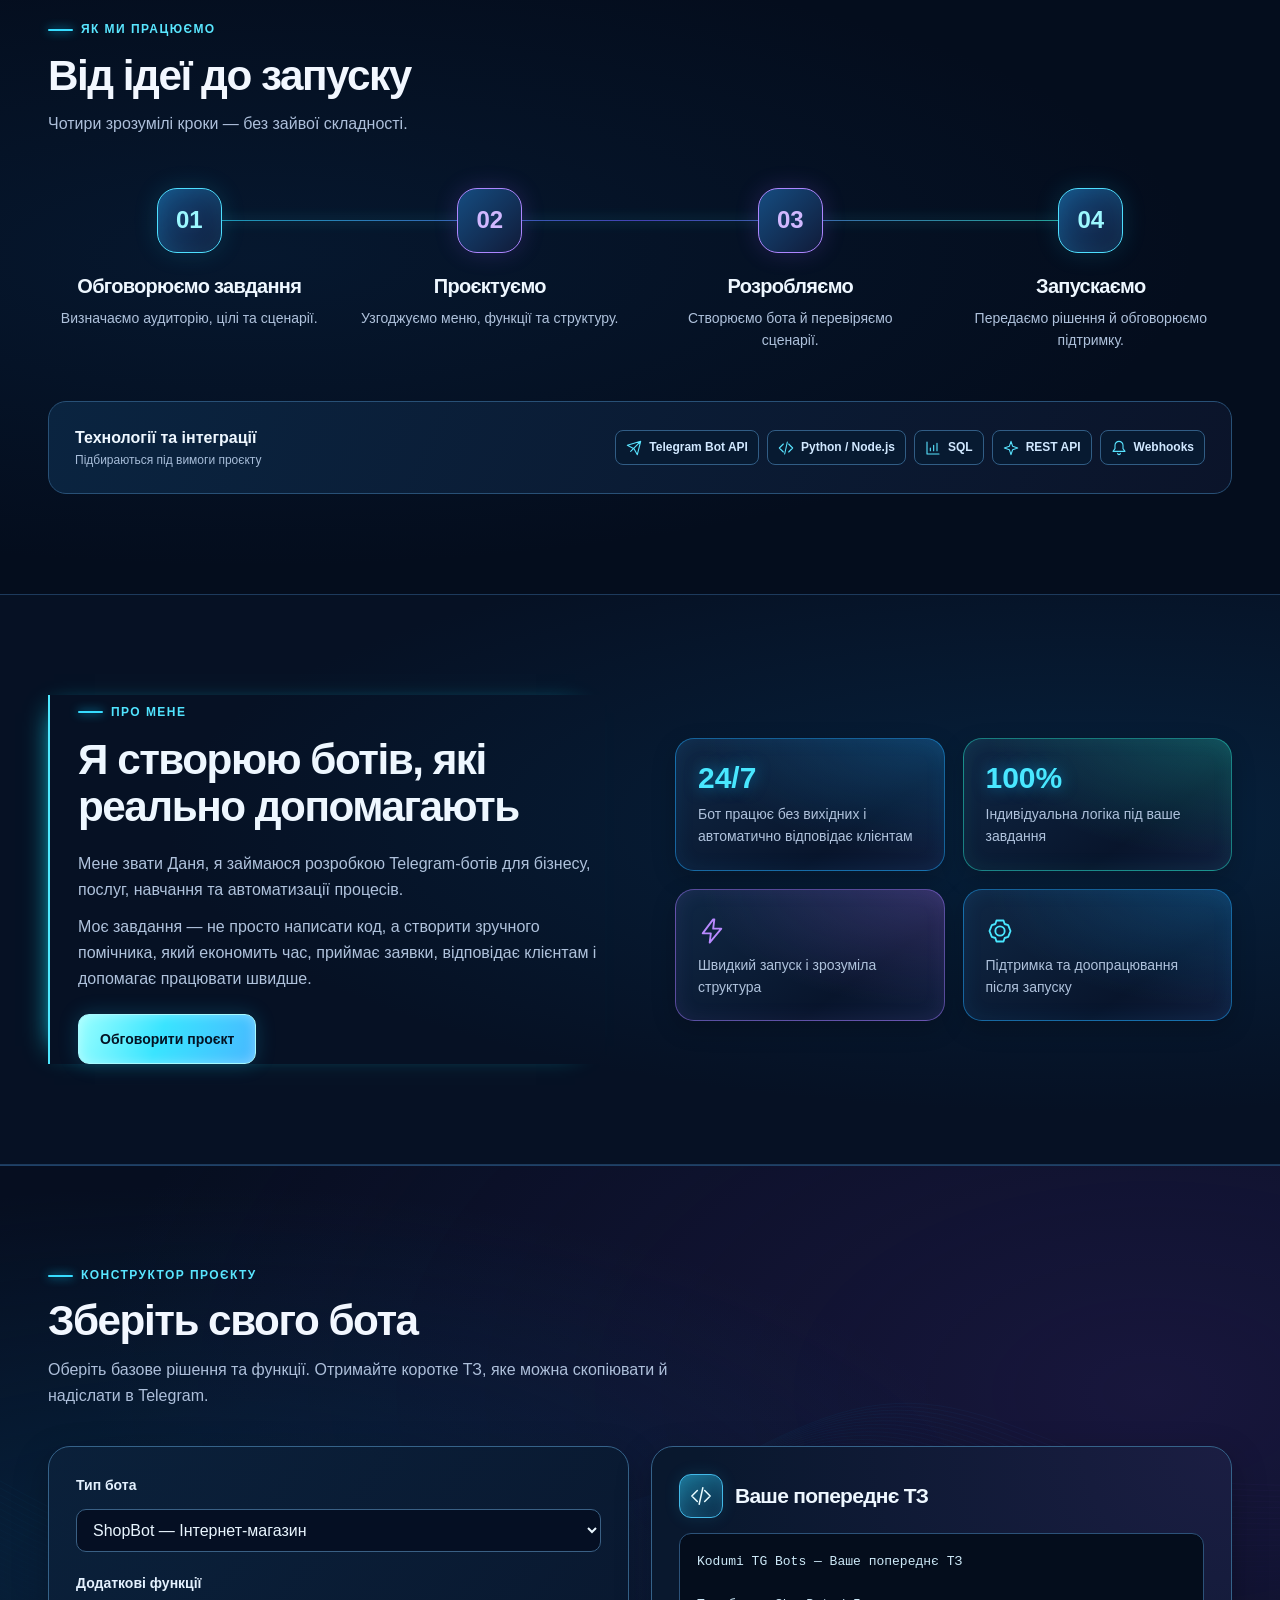
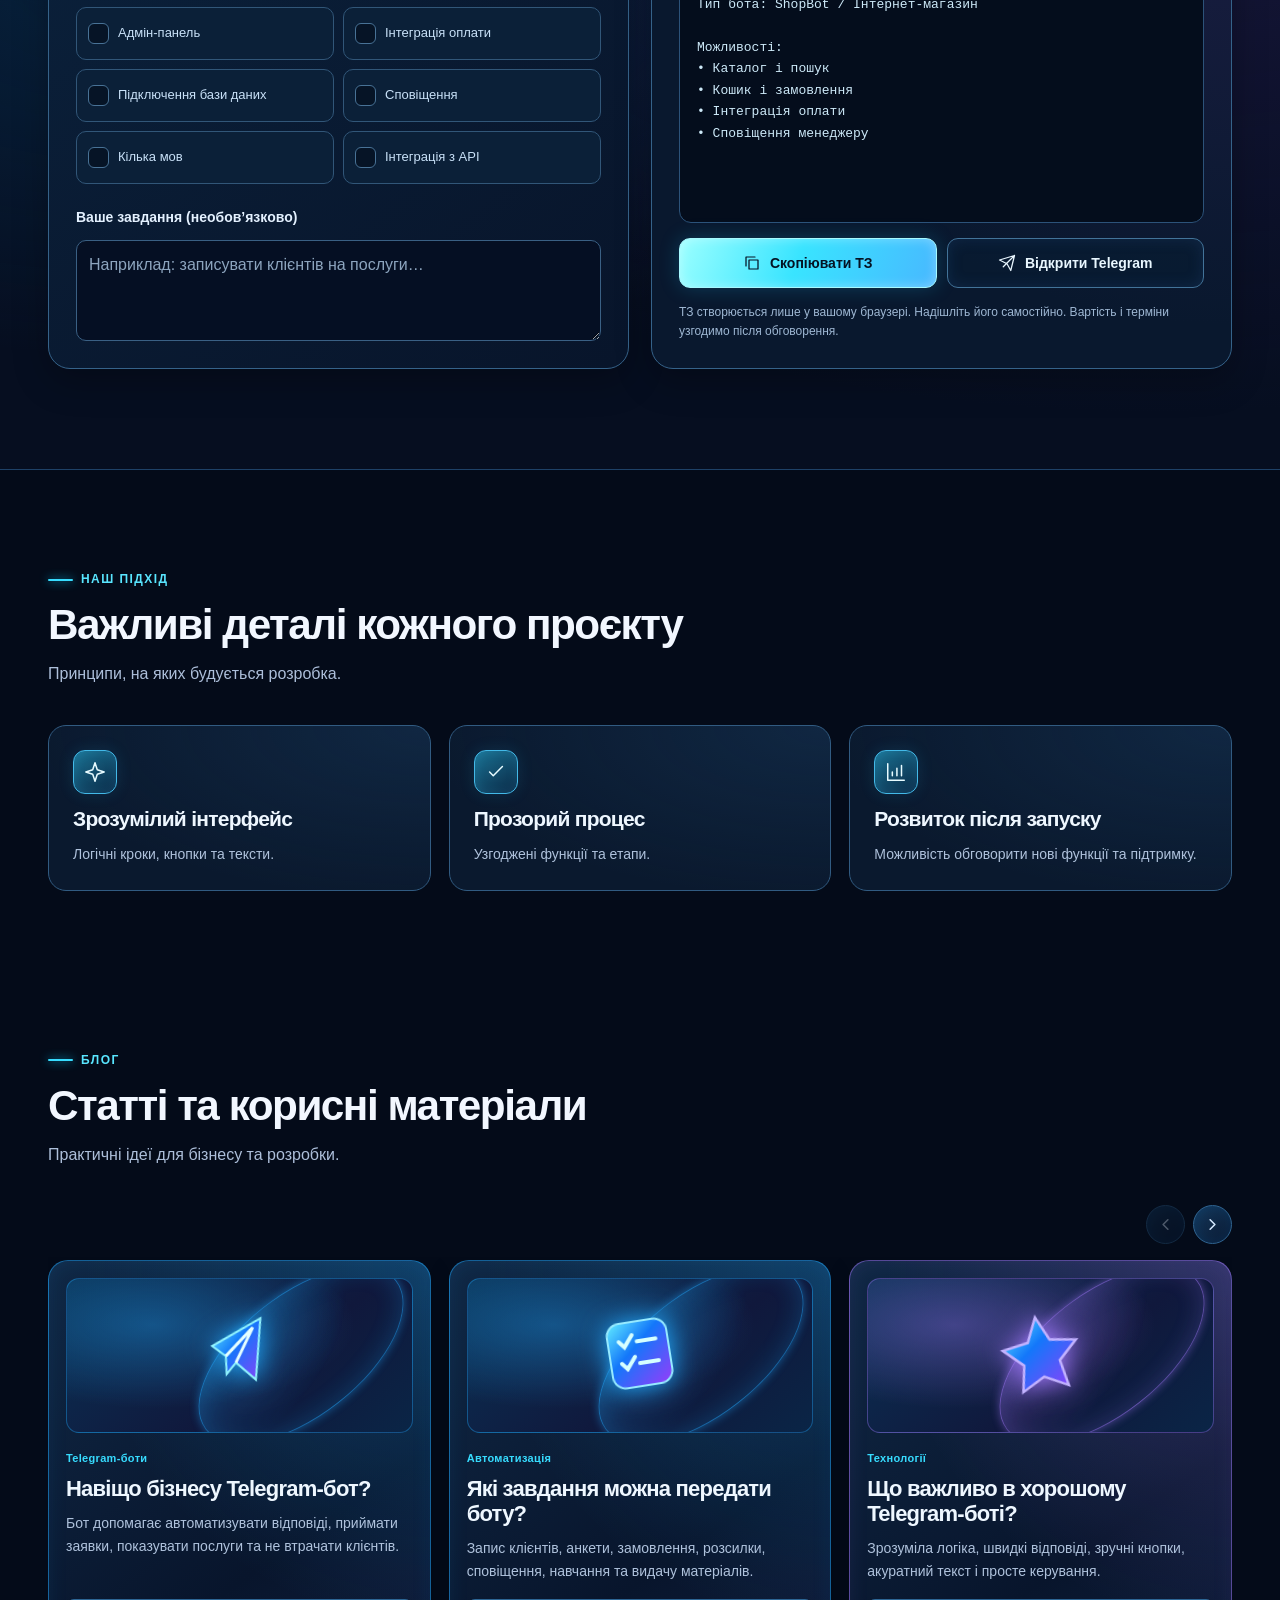
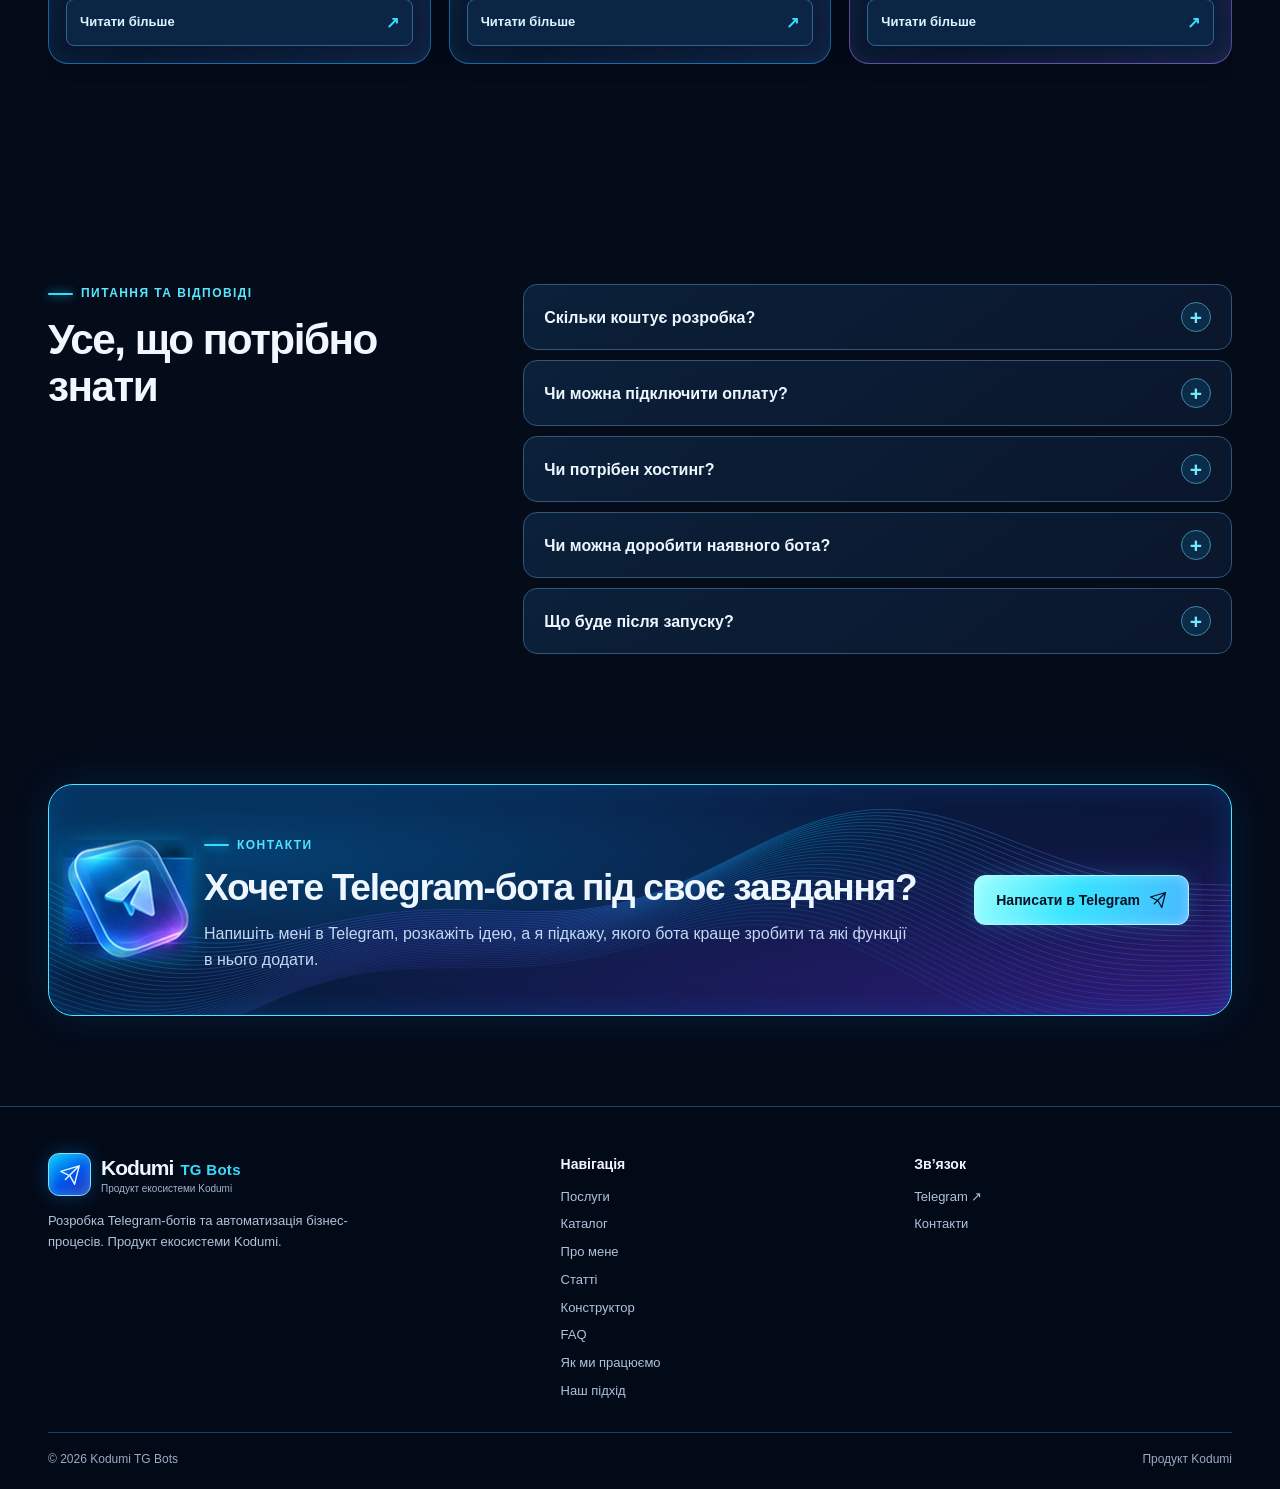
<file: frontend/locales/ua/index.html>
<!DOCTYPE html>

<html lang="uk">
<head>
<meta charset="utf-8"/>
<meta content="width=device-width, initial-scale=1.0" name="viewport"/>
<title>Kodumi TG Bots — Розробка Telegram-ботів під ключ</title>
<meta content="Kodumi TG Bots — розробка Telegram-ботів під ключ. Боти для бізнесу, продажів, навчання, заявок та автоматизації." name="description"/>
<meta content="Telegram бот, разработка Telegram ботов, Telegram bot, бот для магазина, бот для бизнеса, Kodumi TG Bots" name="keywords"/>
<meta content="Kodumi TG Bots" name="author"/>
<link href="https://danyaplus.github.io/danya-dev/frontend/locales/ua/" rel="canonical"/>
<link href="https://danyaplus.github.io/danya-dev/" hreflang="ru" rel="alternate"/>
<link href="https://danyaplus.github.io/danya-dev/frontend/locales/ua/" hreflang="uk" rel="alternate"/>
<link href="https://danyaplus.github.io/danya-dev/frontend/locales/en/" hreflang="en" rel="alternate"/>
<link href="https://danyaplus.github.io/danya-dev/" hreflang="x-default" rel="alternate"/>
<meta content="Kodumi TG Bots — Розробка Telegram-ботів під ключ" property="og:title"/>
<meta content="Kodumi TG Bots — розробка Telegram-ботів під ключ. Боти для бізнесу, продажів, навчання, заявок та автоматизації." property="og:description"/>
<meta content="website" property="og:type"/>
<meta content="https://danyaplus.github.io/danya-dev/frontend/locales/ua/" property="og:url"/>
<meta content="https://danyaplus.github.io/danya-dev/logo.png" property="og:image"/>
<link href="../../../logo.png" rel="icon" sizes="32x32" type="image/png"/>
<link href="../../../logo.png" rel="icon" sizes="192x192" type="image/png"/>
<link href="../../../logo.png" rel="apple-touch-icon"/>
<meta content="#080b15" name="theme-color"/><link href="../../../frontend/styles/site.css" rel="stylesheet"/><script defer="" src="../../../frontend/js/site.js"></script><link href="../../styles/experience.css" rel="stylesheet"/><script defer="" src="../../js/experience.js"></script></head>
<body><a class="skip-link" href="#main-content">До вмісту</a><div aria-hidden="true" class="scroll-progress"></div>
<header>
<div class="container nav">
<a class="logo" href="#home"><span class="logo-icon"><svg aria-hidden="true" fill="none" stroke="currentColor" stroke-linecap="round" stroke-linejoin="round" stroke-width="1.6" viewbox="0 0 24 24"><path d="M22 2 7 17m15-15-5 20-5-9-10-5 20-6Z"></path></svg></span><strong>Kodumi <span>TG Bots</span><small class="brand-sub">Продукт екосистеми Kodumi</small></strong></a>
<nav aria-label="Навігація" class="menu" id="mainMenu">
<a href="#home">Головна</a>
<a href="#services">Послуги</a>
<a href="#bots">Каталог</a>
<a href="#about">Про мене</a>
<a href="#builder">Конструктор</a><a href="#blog">Статті</a>
<a href="#contacts">Контакти</a>
</nav>
<div class="nav-right">
<a class="btn" href="https://t.me/your_username">Зв'язатися</a>
<div aria-label="Language switcher" class="lang-switch">
<a class="lang-link" data-lang-btn="ru" href="../../../index.html" hreflang="ru">RU</a>
<a aria-current="page" class="lang-link active" data-lang-btn="ua" href="../../../frontend/locales/ua/index.html" hreflang="uk">UA</a>
<a class="lang-link" data-lang-btn="en" href="../../../frontend/locales/en/index.html" hreflang="en">EN</a>
</div>
<button aria-controls="mainMenu" aria-expanded="false" aria-label="Відкрити меню" class="menu-toggle" type="button"><svg aria-hidden="true" fill="none" stroke="currentColor" stroke-linecap="round" stroke-linejoin="round" stroke-width="1.6" viewbox="0 0 24 24"><path d="M4 6h16M4 12h16M4 18h16"></path></svg></button></div>
</div>
</header>
<main id="main-content">
<section class="hero" id="home">
<div class="container hero-grid">
<div>
<div class="badge">Розробка Telegram-ботів</div>
<h1>Telegram-боти, які продають, автоматизують і <em>заощаджують час</em></h1>
<p>Розробляю ботів для продажів, навчання, заявок та автоматизації. Від першої ідеї до запуску — зі зрозумілою логікою, зручним інтерфейсом і підтримкою.</p>
<div class="hero-actions"><a class="btn" href="https://t.me/Asistant_DEV_bot">Обговорити проєкт у Telegram <svg aria-hidden="true" fill="none" stroke="currentColor" stroke-linecap="round" stroke-linejoin="round" stroke-width="1.6" viewbox="0 0 24 24"><path d="M5 12h14m-6-6 6 6-6 6"></path></svg></a><a class="btn btn-outline" href="#bots">Каталог →</a></div><div class="hero-trust"><span><i></i>Індивідуальна розробка</span><span><i></i>Підтримка після запуску</span></div>
</div>
<div class="hero-visual"><div aria-hidden="true" class="platform"></div><img alt="" class="mascot" height="555" src="../../../frontend/assets/mascot.webp" width="585"/><div aria-hidden="true" class="float-chip c"><span class="mini-chart"><i></i><i></i><i></i><i></i></span>Автоматизація бізнесу</div><img alt="" class="floating-plane" height="150" src="../../../frontend/assets/plane.webp" width="150"/><div class="visual-label">ІНТЕРАКТИВНЕ ДЕМО</div><div class="visual-status">Демо онлайн</div><div class="orbit"></div><div class="orbit two"></div><div class="float-chip a"><svg aria-hidden="true" fill="none" stroke="currentColor" stroke-linecap="round" stroke-linejoin="round" stroke-width="1.6" viewbox="0 0 24 24"><path d="m8 6-6 6 6 6m8-12 6 6-6 6m-2-15-4 18"></path></svg>Готові рішення під ключ</div><div class="chat-demo"><div class="chat-header"><div class="chat-avatar"><svg aria-hidden="true" fill="none" stroke="currentColor" stroke-linecap="round" stroke-linejoin="round" stroke-width="1.6" viewbox="0 0 24 24"><path d="M12 2v4M8 2h8M5 7h14v12H5zM2 10v6m20-6v6M9 11h.01m6 0h.01M9 15h6"></path></svg></div><div><strong>Kodumi Assistant</strong><small>Telegram bot · demo</small></div></div><div class="chat-body"><div class="bubble">Привіт! 👋 Чим можу допомогти?</div><div class="bubble mine" id="demoRequest">Хочу дізнатися більше</div><div aria-live="polite" class="bubble" hidden="" id="demoAnswer"></div><div class="chat-options"><button aria-pressed="false" data-answer="Покажу послуги й допоможу вибрати потрібне рішення." type="button">Каталог послуг</button><button aria-pressed="false" data-answer="Чудово! Розкажіть про своє завдання, щоб обговорити проєкт." type="button">Залишити заявку</button><button aria-pressed="false" data-answer="Допоможу знайти відповідь на ваше запитання." type="button">Підтримка</button></div></div><div class="chat-input">Повідомлення…<svg aria-hidden="true" fill="none" stroke="currentColor" stroke-linecap="round" stroke-linejoin="round" stroke-width="1.6" viewbox="0 0 24 24"><path d="M22 2 7 17m15-15-5 20-5-9-10-5 20-6Z"></path></svg></div></div><div class="float-chip b"><svg aria-hidden="true" fill="none" stroke="currentColor" stroke-linecap="round" stroke-linejoin="round" stroke-width="1.6" viewbox="0 0 24 24"><path d="m5 12 4 4L19 6"></path></svg>Заявки 24/7</div><div class="visual-bottom">TELEGRAM BOT / LIVE PREVIEW</div></div>
</div>
</section>
<section class="section" id="services">
<div class="container">
<div class="section-title">
<div class="badge">Послуги</div>
<h2>Що я можу зробити</h2>
<p>Від простих заявок до повноцінної автоматизації бізнесу.</p></div>
<div class="services-grid">
<div class="service">
<div class="service-icon"><svg aria-hidden="true" fill="none" stroke="currentColor" stroke-linecap="round" stroke-linejoin="round" stroke-width="1.6" viewbox="0 0 24 24"><path d="M12 2v4M8 2h8M5 7h14v12H5zM2 10v6m20-6v6M9 11h.01m6 0h.01M9 15h6"></path></svg></div><h3>Telegram-бот під ключ</h3>
<p>Повна розробка бота з нуля: меню, кнопки, сценарії, логіка, тексти, оформлення та запуск.</p>
<a aria-label="Telegram-бот під ключ" class="service-link" data-category="all" href="#bots"><svg aria-hidden="true" fill="none" stroke="currentColor" stroke-linecap="round" stroke-linejoin="round" stroke-width="1.65" viewbox="0 0 24 24"><path d="M5 12h14m-6-6 6 6-6 6"></path></svg></a></div>
<div class="service">
<div class="service-icon"><svg aria-hidden="true" fill="none" stroke="currentColor" stroke-linecap="round" stroke-linejoin="round" stroke-width="1.6" viewbox="0 0 24 24"><path d="M3 3h2l3 12h11l3-9H6m3 13h.01M18 19h.01"></path></svg></div><h3>Бот для продажів</h3>
<p>Каталог товарів, кошик, оформлення замовлення, сповіщення власнику, зв'язок із клієнтом і зручна структура магазину.</p>
<a aria-label="Бот для продажів" class="service-link" data-category="sales" href="#bots"><svg aria-hidden="true" fill="none" stroke="currentColor" stroke-linecap="round" stroke-linejoin="round" stroke-width="1.65" viewbox="0 0 24 24"><path d="M5 12h14m-6-6 6 6-6 6"></path></svg></a></div>
<div class="service">
<div class="service-icon"><svg aria-hidden="true" fill="none" stroke="currentColor" stroke-linecap="round" stroke-linejoin="round" stroke-width="1.6" viewbox="0 0 24 24"><path d="M8 6h12M8 12h12M8 18h12M4 6h.01M4 12h.01M4 18h.01"></path></svg></div><h3>Бот для заявок і запису</h3>
<p>Збір імені, телефону, послуги, дати та коментаря клієнта. Усі заявки приходять у зручному вигляді.</p>
<a aria-label="Бот для заявок і запису" class="service-link" data-category="booking" href="#bots"><svg aria-hidden="true" fill="none" stroke="currentColor" stroke-linecap="round" stroke-linejoin="round" stroke-width="1.65" viewbox="0 0 24 24"><path d="M5 12h14m-6-6 6 6-6 6"></path></svg></a></div>
<div class="service">
<div class="service-icon"><svg aria-hidden="true" fill="none" stroke="currentColor" stroke-linecap="round" stroke-linejoin="round" stroke-width="1.6" viewbox="0 0 24 24"><path d="m2 9 10-5 10 5-10 5L2 9Zm4 2v6c3 3 9 3 12 0v-6m4-2v7"></path></svg></div><h3>Бот для навчання</h3>
<p>Уроки, матеріали, тести, перевірка відповідей, доступи, прогрес учнів та автоматична видача інформації.</p>
<a aria-label="Бот для навчання" class="service-link" data-category="education" href="#bots"><svg aria-hidden="true" fill="none" stroke="currentColor" stroke-linecap="round" stroke-linejoin="round" stroke-width="1.65" viewbox="0 0 24 24"><path d="M5 12h14m-6-6 6 6-6 6"></path></svg></a></div>
<div class="service">
<div class="service-icon"><svg aria-hidden="true" fill="none" stroke="currentColor" stroke-linecap="round" stroke-linejoin="round" stroke-width="1.6" viewbox="0 0 24 24"><path d="M4 6h16v15H4zM8 3v6m8-6v6M4 11h16m-12 4h2m4 0h2"></path></svg></div><h3>Бот для заходів</h3>
<p>Реєстрація учасників, розклад, нагадування, QR-коди, список гостей і статистика.</p>
<a aria-label="Бот для заходів" class="service-link" data-category="community" href="#bots"><svg aria-hidden="true" fill="none" stroke="currentColor" stroke-linecap="round" stroke-linejoin="round" stroke-width="1.65" viewbox="0 0 24 24"><path d="M5 12h14m-6-6 6 6-6 6"></path></svg></a></div>
<div class="service">
<div class="service-icon"><svg aria-hidden="true" fill="none" stroke="currentColor" stroke-linecap="round" stroke-linejoin="round" stroke-width="1.6" viewbox="0 0 24 24"><path d="M12 8a4 4 0 1 0 0 8 4 4 0 0 0 0-8ZM9 3h6l1 3 3 1 2 5-2 5-3 1-1 3H9l-1-3-3-1-2-5 2-5 3-1 1-3Z"></path></svg></div><h3>Доопрацювання та підтримка</h3>
<p>Виправлення помилок, додавання нових функцій, зміна текстів, налаштування кнопок і покращення вже готового бота.</p>
<a aria-label="Доопрацювання та підтримка" class="service-link" data-category="automation" href="#bots"><svg aria-hidden="true" fill="none" stroke="currentColor" stroke-linecap="round" stroke-linejoin="round" stroke-width="1.65" viewbox="0 0 24 24"><path d="M5 12h14m-6-6 6 6-6 6"></path></svg></a></div>
</div>
</div>
</section><section class="section catalog" id="bots"><div class="container"><div class="section-title"><div class="badge">Каталог рішень</div><h2>Знайдіть свого Telegram-бота</h2><p>12 сценаріїв для бізнесу й команд. Оберіть категорію або вивчіть можливості кожного рішення.</p></div><div class="catalog-toolbar"><div aria-label="Каталог рішень" class="filter-chips" role="group"><button aria-pressed="true" class="filter-chip" data-filter="all" type="button">Усі рішення</button><button aria-pressed="false" class="filter-chip" data-filter="sales" type="button">Продажі</button><button aria-pressed="false" class="filter-chip" data-filter="booking" type="button">Запис</button><button aria-pressed="false" class="filter-chip" data-filter="education" type="button">Навчання</button><button aria-pressed="false" class="filter-chip" data-filter="community" type="button">Спільноти</button><button aria-pressed="false" class="filter-chip" data-filter="automation" type="button">Автоматизація</button></div><label class="search-field"><svg aria-hidden="true" fill="none" stroke="currentColor" stroke-linecap="round" stroke-linejoin="round" stroke-width="1.65" viewbox="0 0 24 24"><path d="M10 3a7 7 0 1 0 0 14 7 7 0 0 0 0-14Zm5 12 6 6"></path></svg><input aria-label="Пошук за назвою та функціями" id="botSearch" placeholder="Пошук за назвою та функціями" type="search"/></label></div><p aria-live="polite" class="catalog-count" id="catalogCount"></p><div class="solution-grid"><article class="solution" data-bot="shop" data-category="sales" data-tone="cyan"><div class="solution-art"><span class="solution-number">01 / BOT</span><img alt="" class="art-3d" height="220" loading="lazy" src="../../assets/shop.webp" width="400"/><span class="solution-status"><i></i>Концепт на замовлення</span></div><div class="solution-body"><div class="solution-heading"><span class="solution-icon"><svg aria-hidden="true" fill="none" stroke="currentColor" stroke-linecap="round" stroke-linejoin="round" stroke-width="1.65" viewbox="0 0 24 24"><path d="M3 3h2l3 12h11l3-9H6m3 13h.01M18 19h.01"></path></svg></span><div><h3>ShopBot</h3><small>Інтернет-магазин</small></div></div><p>Вітрина товарів та оформлення замовлень у Telegram.</p><ul class="solution-features"><li><svg aria-hidden="true" fill="none" stroke="currentColor" stroke-linecap="round" stroke-linejoin="round" stroke-width="1.65" viewbox="0 0 24 24"><path d="m5 12 4 4L19 6"></path></svg>Каталог і пошук</li><li><svg aria-hidden="true" fill="none" stroke="currentColor" stroke-linecap="round" stroke-linejoin="round" stroke-width="1.65" viewbox="0 0 24 24"><path d="m5 12 4 4L19 6"></path></svg>Кошик і замовлення</li></ul><a class="solution-open" data-detail="shop" href="#bot-shop">Докладніше<span class="round-icon"><svg aria-hidden="true" fill="none" stroke="currentColor" stroke-linecap="round" stroke-linejoin="round" stroke-width="1.65" viewbox="0 0 24 24"><path d="M5 12h14m-6-6 6 6-6 6"></path></svg></span></a></div></article><article class="solution" data-bot="edu" data-category="education" data-tone="violet"><div class="solution-art"><span class="solution-number">02 / BOT</span><img alt="" class="art-3d" height="220" loading="lazy" src="../../assets/edu.webp" width="400"/><span class="solution-status"><i></i>Концепт на замовлення</span></div><div class="solution-body"><div class="solution-heading"><span class="solution-icon"><svg aria-hidden="true" fill="none" stroke="currentColor" stroke-linecap="round" stroke-linejoin="round" stroke-width="1.65" viewbox="0 0 24 24"><path d="m2 9 10-5 10 5-10 5L2 9Zm4 2v6c3 3 9 3 12 0v-6m4-2v7"></path></svg></span><div><h3>EduBot</h3><small>Навчання та курси</small></div></div><p>Уроки, тести й матеріали в одному інтерфейсі.</p><ul class="solution-features"><li><svg aria-hidden="true" fill="none" stroke="currentColor" stroke-linecap="round" stroke-linejoin="round" stroke-width="1.65" viewbox="0 0 24 24"><path d="m5 12 4 4L19 6"></path></svg>Модулі уроків</li><li><svg aria-hidden="true" fill="none" stroke="currentColor" stroke-linecap="round" stroke-linejoin="round" stroke-width="1.65" viewbox="0 0 24 24"><path d="m5 12 4 4L19 6"></path></svg>Тести й бали</li></ul><a class="solution-open" data-detail="edu" href="#bot-edu">Докладніше<span class="round-icon"><svg aria-hidden="true" fill="none" stroke="currentColor" stroke-linecap="round" stroke-linejoin="round" stroke-width="1.65" viewbox="0 0 24 24"><path d="M5 12h14m-6-6 6 6-6 6"></path></svg></span></a></div></article><article class="solution" data-bot="event" data-category="community" data-tone="purple"><div class="solution-art"><span class="solution-number">03 / BOT</span><img alt="" class="art-3d" height="220" loading="lazy" src="../../assets/event.webp" width="400"/><span class="solution-status"><i></i>Концепт на замовлення</span></div><div class="solution-body"><div class="solution-heading"><span class="solution-icon"><svg aria-hidden="true" fill="none" stroke="currentColor" stroke-linecap="round" stroke-linejoin="round" stroke-width="1.65" viewbox="0 0 24 24"><path d="M3 5h18v5a2 2 0 0 0 0 4v5H3v-5a2 2 0 0 0 0-4V5Zm12 0v3m0 3v2m0 3v3"></path></svg></span><div><h3>EventBot</h3><small>Події</small></div></div><p>Реєстрація гостей, розклад та електронні квитки.</p><ul class="solution-features"><li><svg aria-hidden="true" fill="none" stroke="currentColor" stroke-linecap="round" stroke-linejoin="round" stroke-width="1.65" viewbox="0 0 24 24"><path d="m5 12 4 4L19 6"></path></svg>Анкети гостей</li><li><svg aria-hidden="true" fill="none" stroke="currentColor" stroke-linecap="round" stroke-linejoin="round" stroke-width="1.65" viewbox="0 0 24 24"><path d="m5 12 4 4L19 6"></path></svg>QR-квитки</li></ul><a class="solution-open" data-detail="event" href="#bot-event">Докладніше<span class="round-icon"><svg aria-hidden="true" fill="none" stroke="currentColor" stroke-linecap="round" stroke-linejoin="round" stroke-width="1.65" viewbox="0 0 24 24"><path d="M5 12h14m-6-6 6 6-6 6"></path></svg></span></a></div></article><article class="solution" data-bot="booking" data-category="booking" data-tone="mint"><div class="solution-art"><span class="solution-number">04 / BOT</span><img alt="" height="220" loading="lazy" src="../../assets/bot-booking.svg" width="400"/><span class="solution-status"><i></i>Концепт на замовлення</span></div><div class="solution-body"><div class="solution-heading"><span class="solution-icon"><svg aria-hidden="true" fill="none" stroke="currentColor" stroke-linecap="round" stroke-linejoin="round" stroke-width="1.65" viewbox="0 0 24 24"><path d="M4 6h16v15H4zM8 3v6m8-6v6M4 11h16m-12 4h2m4 0h2"></path></svg></span><div><h3>BookingBot</h3><small>Онлайн-запис</small></div></div><p>Запис клієнтів на зручний час без довгого листування.</p><ul class="solution-features"><li><svg aria-hidden="true" fill="none" stroke="currentColor" stroke-linecap="round" stroke-linejoin="round" stroke-width="1.65" viewbox="0 0 24 24"><path d="m5 12 4 4L19 6"></path></svg>Розклад</li><li><svg aria-hidden="true" fill="none" stroke="currentColor" stroke-linecap="round" stroke-linejoin="round" stroke-width="1.65" viewbox="0 0 24 24"><path d="m5 12 4 4L19 6"></path></svg>Вибір послуги</li></ul><a class="solution-open" data-detail="booking" href="#bot-booking">Докладніше<span class="round-icon"><svg aria-hidden="true" fill="none" stroke="currentColor" stroke-linecap="round" stroke-linejoin="round" stroke-width="1.65" viewbox="0 0 24 24"><path d="M5 12h14m-6-6 6 6-6 6"></path></svg></span></a></div></article><article class="solution" data-bot="support" data-category="automation" data-tone="cyan"><div class="solution-art"><span class="solution-number">05 / BOT</span><img alt="" height="220" loading="lazy" src="../../assets/bot-support.svg" width="400"/><span class="solution-status"><i></i>Концепт на замовлення</span></div><div class="solution-body"><div class="solution-heading"><span class="solution-icon"><svg aria-hidden="true" fill="none" stroke="currentColor" stroke-linecap="round" stroke-linejoin="round" stroke-width="1.65" viewbox="0 0 24 24"><path d="M3 14v-2a9 9 0 0 1 18 0v2M3 14h4v6H5a2 2 0 0 1-2-2zm18 0h-4v6h2a2 2 0 0 0 2-2zM17 20l-3 2h-3"></path></svg></span><div><h3>SupportBot</h3><small>Підтримка клієнтів</small></div></div><p>Перші відповіді й передача складних питань оператору.</p><ul class="solution-features"><li><svg aria-hidden="true" fill="none" stroke="currentColor" stroke-linecap="round" stroke-linejoin="round" stroke-width="1.65" viewbox="0 0 24 24"><path d="m5 12 4 4L19 6"></path></svg>База знань</li><li><svg aria-hidden="true" fill="none" stroke="currentColor" stroke-linecap="round" stroke-linejoin="round" stroke-width="1.65" viewbox="0 0 24 24"><path d="m5 12 4 4L19 6"></path></svg>Теми звернень</li></ul><a class="solution-open" data-detail="support" href="#bot-support">Докладніше<span class="round-icon"><svg aria-hidden="true" fill="none" stroke="currentColor" stroke-linecap="round" stroke-linejoin="round" stroke-width="1.65" viewbox="0 0 24 24"><path d="M5 12h14m-6-6 6 6-6 6"></path></svg></span></a></div></article><article class="solution" data-bot="lead" data-category="sales" data-tone="violet"><div class="solution-art"><span class="solution-number">06 / BOT</span><img alt="" height="220" loading="lazy" src="../../assets/bot-lead.svg" width="400"/><span class="solution-status"><i></i>Концепт на замовлення</span></div><div class="solution-body"><div class="solution-heading"><span class="solution-icon"><svg aria-hidden="true" fill="none" stroke="currentColor" stroke-linecap="round" stroke-linejoin="round" stroke-width="1.65" viewbox="0 0 24 24"><path d="M12 3a9 9 0 1 0 9 9A9 9 0 0 0 12 3Zm0 4a5 5 0 1 0 5 5 5 5 0 0 0-5-5Zm0 4a1 1 0 1 0 1 1 1 1 0 0 0-1-1Z"></path></svg></span><div><h3>LeadBot</h3><small>Збір заявок</small></div></div><p>Кваліфікація запитів і передача структурованих лідів.</p><ul class="solution-features"><li><svg aria-hidden="true" fill="none" stroke="currentColor" stroke-linecap="round" stroke-linejoin="round" stroke-width="1.65" viewbox="0 0 24 24"><path d="m5 12 4 4L19 6"></path></svg>Анкета клієнта</li><li><svg aria-hidden="true" fill="none" stroke="currentColor" stroke-linecap="round" stroke-linejoin="round" stroke-width="1.65" viewbox="0 0 24 24"><path d="m5 12 4 4L19 6"></path></svg>Розгалуження питань</li></ul><a class="solution-open" data-detail="lead" href="#bot-lead">Докладніше<span class="round-icon"><svg aria-hidden="true" fill="none" stroke="currentColor" stroke-linecap="round" stroke-linejoin="round" stroke-width="1.65" viewbox="0 0 24 24"><path d="M5 12h14m-6-6 6 6-6 6"></path></svg></span></a></div></article><article class="solution" data-bot="food" data-category="sales" data-tone="amber"><div class="solution-art"><span class="solution-number">07 / BOT</span><img alt="" height="220" loading="lazy" src="../../assets/bot-food.svg" width="400"/><span class="solution-status"><i></i>Концепт на замовлення</span></div><div class="solution-body"><div class="solution-heading"><span class="solution-icon"><svg aria-hidden="true" fill="none" stroke="currentColor" stroke-linecap="round" stroke-linejoin="round" stroke-width="1.65" viewbox="0 0 24 24"><path d="M4 11h16M3 16h18M5 11a7 7 0 0 1 14 0M5 16v2h14v-2"></path></svg></span><div><h3>FoodBot</h3><small>Замовлення їжі</small></div></div><p>Меню, страви, побажання, самовивіз або доставка.</p><ul class="solution-features"><li><svg aria-hidden="true" fill="none" stroke="currentColor" stroke-linecap="round" stroke-linejoin="round" stroke-width="1.65" viewbox="0 0 24 24"><path d="m5 12 4 4L19 6"></path></svg>Меню за категоріями</li><li><svg aria-hidden="true" fill="none" stroke="currentColor" stroke-linecap="round" stroke-linejoin="round" stroke-width="1.65" viewbox="0 0 24 24"><path d="m5 12 4 4L19 6"></path></svg>Кошик</li></ul><a class="solution-open" data-detail="food" href="#bot-food">Докладніше<span class="round-icon"><svg aria-hidden="true" fill="none" stroke="currentColor" stroke-linecap="round" stroke-linejoin="round" stroke-width="1.65" viewbox="0 0 24 24"><path d="M5 12h14m-6-6 6 6-6 6"></path></svg></span></a></div></article><article class="solution" data-bot="club" data-category="community" data-tone="mint"><div class="solution-art"><span class="solution-number">08 / BOT</span><img alt="" height="220" loading="lazy" src="../../assets/bot-club.svg" width="400"/><span class="solution-status"><i></i>Концепт на замовлення</span></div><div class="solution-body"><div class="solution-heading"><span class="solution-icon"><svg aria-hidden="true" fill="none" stroke="currentColor" stroke-linecap="round" stroke-linejoin="round" stroke-width="1.65" viewbox="0 0 24 24"><path d="M9 11a4 4 0 1 0 0-8 4 4 0 0 0 0 8ZM2 21v-3a5 5 0 0 1 5-5h4a5 5 0 0 1 5 5v3Zm14-17a4 4 0 0 1 0 7m2 3a5 5 0 0 1 4 5v2"></path></svg></span><div><h3>ClubBot</h3><small>Спільноти</small></div></div><p>Керування доступом, правилами й привітаннями учасників.</p><ul class="solution-features"><li><svg aria-hidden="true" fill="none" stroke="currentColor" stroke-linecap="round" stroke-linejoin="round" stroke-width="1.65" viewbox="0 0 24 24"><path d="m5 12 4 4L19 6"></path></svg>Привітання</li><li><svg aria-hidden="true" fill="none" stroke="currentColor" stroke-linecap="round" stroke-linejoin="round" stroke-width="1.65" viewbox="0 0 24 24"><path d="m5 12 4 4L19 6"></path></svg>Правила</li></ul><a class="solution-open" data-detail="club" href="#bot-club">Докладніше<span class="round-icon"><svg aria-hidden="true" fill="none" stroke="currentColor" stroke-linecap="round" stroke-linejoin="round" stroke-width="1.65" viewbox="0 0 24 24"><path d="M5 12h14m-6-6 6 6-6 6"></path></svg></span></a></div></article><article class="solution" data-bot="quiz" data-category="education" data-tone="purple"><div class="solution-art"><span class="solution-number">09 / BOT</span><img alt="" height="220" loading="lazy" src="../../assets/bot-quiz.svg" width="400"/><span class="solution-status"><i></i>Концепт на замовлення</span></div><div class="solution-body"><div class="solution-heading"><span class="solution-icon"><svg aria-hidden="true" fill="none" stroke="currentColor" stroke-linecap="round" stroke-linejoin="round" stroke-width="1.65" viewbox="0 0 24 24"><path d="m12 2 2.5 7.5L22 12l-7.5 2.5L12 22l-2.5-7.5L2 12l7.5-2.5L12 2Z"></path></svg></span><div><h3>QuizBot</h3><small>Тести й вікторини</small></div></div><p>Інтерактивні питання для навчання та залучення аудиторії.</p><ul class="solution-features"><li><svg aria-hidden="true" fill="none" stroke="currentColor" stroke-linecap="round" stroke-linejoin="round" stroke-width="1.65" viewbox="0 0 24 24"><path d="m5 12 4 4L19 6"></path></svg>Банк питань</li><li><svg aria-hidden="true" fill="none" stroke="currentColor" stroke-linecap="round" stroke-linejoin="round" stroke-width="1.65" viewbox="0 0 24 24"><path d="m5 12 4 4L19 6"></path></svg>Варіанти відповідей</li></ul><a class="solution-open" data-detail="quiz" href="#bot-quiz">Докладніше<span class="round-icon"><svg aria-hidden="true" fill="none" stroke="currentColor" stroke-linecap="round" stroke-linejoin="round" stroke-width="1.65" viewbox="0 0 24 24"><path d="M5 12h14m-6-6 6 6-6 6"></path></svg></span></a></div></article><article class="solution" data-bot="notify" data-category="automation" data-tone="cyan"><div class="solution-art"><span class="solution-number">10 / BOT</span><img alt="" height="220" loading="lazy" src="../../assets/bot-notify.svg" width="400"/><span class="solution-status"><i></i>Концепт на замовлення</span></div><div class="solution-body"><div class="solution-heading"><span class="solution-icon"><svg aria-hidden="true" fill="none" stroke="currentColor" stroke-linecap="round" stroke-linejoin="round" stroke-width="1.65" viewbox="0 0 24 24"><path d="M18 8a6 6 0 0 0-12 0v5l-3 4h18l-3-4V8Zm-8 12a2 2 0 0 0 4 0"></path></svg></span><div><h3>NotifyBot</h3><small>Сповіщення</small></div></div><p>Нагадування й персональні сповіщення за подіями.</p><ul class="solution-features"><li><svg aria-hidden="true" fill="none" stroke="currentColor" stroke-linecap="round" stroke-linejoin="round" stroke-width="1.65" viewbox="0 0 24 24"><path d="m5 12 4 4L19 6"></path></svg>Розклад</li><li><svg aria-hidden="true" fill="none" stroke="currentColor" stroke-linecap="round" stroke-linejoin="round" stroke-width="1.65" viewbox="0 0 24 24"><path d="m5 12 4 4L19 6"></path></svg>Сегменти</li></ul><a class="solution-open" data-detail="notify" href="#bot-notify">Докладніше<span class="round-icon"><svg aria-hidden="true" fill="none" stroke="currentColor" stroke-linecap="round" stroke-linejoin="round" stroke-width="1.65" viewbox="0 0 24 24"><path d="M5 12h14m-6-6 6 6-6 6"></path></svg></span></a></div></article><article class="solution" data-bot="crm" data-category="automation" data-tone="violet"><div class="solution-art"><span class="solution-number">11 / BOT</span><img alt="" height="220" loading="lazy" src="../../assets/bot-crm.svg" width="400"/><span class="solution-status"><i></i>Концепт на замовлення</span></div><div class="solution-body"><div class="solution-heading"><span class="solution-icon"><svg aria-hidden="true" fill="none" stroke="currentColor" stroke-linecap="round" stroke-linejoin="round" stroke-width="1.65" viewbox="0 0 24 24"><path d="M3 3v18h18M8 16v-4m5 4V8m5 8V5"></path></svg></span><div><h3>CRMBot</h3><small>Робочі процеси</small></div></div><p>Внутрішні заявки, завдання та статуси для невеликої команди.</p><ul class="solution-features"><li><svg aria-hidden="true" fill="none" stroke="currentColor" stroke-linecap="round" stroke-linejoin="round" stroke-width="1.65" viewbox="0 0 24 24"><path d="m5 12 4 4L19 6"></path></svg>Ролі працівників</li><li><svg aria-hidden="true" fill="none" stroke="currentColor" stroke-linecap="round" stroke-linejoin="round" stroke-width="1.65" viewbox="0 0 24 24"><path d="m5 12 4 4L19 6"></path></svg>Завдання</li></ul><a class="solution-open" data-detail="crm" href="#bot-crm">Докладніше<span class="round-icon"><svg aria-hidden="true" fill="none" stroke="currentColor" stroke-linecap="round" stroke-linejoin="round" stroke-width="1.65" viewbox="0 0 24 24"><path d="M5 12h14m-6-6 6 6-6 6"></path></svg></span></a></div></article><article class="solution" data-bot="custom" data-category="automation" data-tone="mint"><div class="solution-art"><span class="solution-number">12 / BOT</span><img alt="" height="220" loading="lazy" src="../../assets/bot-custom.svg" width="400"/><span class="solution-status"><i></i>Концепт на замовлення</span></div><div class="solution-body"><div class="solution-heading"><span class="solution-icon"><svg aria-hidden="true" fill="none" stroke="currentColor" stroke-linecap="round" stroke-linejoin="round" stroke-width="1.65" viewbox="0 0 24 24"><path d="m8 6-6 6 6 6m8-12 6 6-6 6m-2-15-4 18"></path></svg></span><div><h3>CustomBot</h3><small>Індивідуальне рішення</small></div></div><p>Нестандартна логіка, API та інтеграції під ваш процес.</p><ul class="solution-features"><li><svg aria-hidden="true" fill="none" stroke="currentColor" stroke-linecap="round" stroke-linejoin="round" stroke-width="1.65" viewbox="0 0 24 24"><path d="m5 12 4 4L19 6"></path></svg>Проєктування</li><li><svg aria-hidden="true" fill="none" stroke="currentColor" stroke-linecap="round" stroke-linejoin="round" stroke-width="1.65" viewbox="0 0 24 24"><path d="m5 12 4 4L19 6"></path></svg>API-інтеграції</li></ul><a class="solution-open" data-detail="custom" href="#bot-custom">Докладніше<span class="round-icon"><svg aria-hidden="true" fill="none" stroke="currentColor" stroke-linecap="round" stroke-linejoin="round" stroke-width="1.65" viewbox="0 0 24 24"><path d="M5 12h14m-6-6 6 6-6 6"></path></svg></span></a></div></article></div><p class="catalog-empty" hidden="" id="catalogEmpty">Нічого не знайдено. Спробуйте інший запит.</p><div class="catalog-more"><button class="btn btn-outline" id="catalogMore" type="button">Показати всі рішення <span>＋</span></button></div></div></section>
<section class="section process" id="process"><div class="container"><div class="section-title"><div class="badge">Як ми працюємо</div><h2>Від ідеї до запуску</h2><p>Чотири зрозумілі кроки — без зайвої складності.</p></div><div class="process-grid"><article class="process-step"><div class="step-orb">01</div><h3>Обговорюємо завдання</h3><p>Визначаємо аудиторію, цілі та сценарії.</p></article><article class="process-step"><div class="step-orb">02</div><h3>Проєктуємо</h3><p>Узгоджуємо меню, функції та структуру.</p></article><article class="process-step"><div class="step-orb">03</div><h3>Розробляємо</h3><p>Створюємо бота й перевіряємо сценарії.</p></article><article class="process-step"><div class="step-orb">04</div><h3>Запускаємо</h3><p>Передаємо рішення й обговорюємо підтримку.</p></article></div><div class="tech-strip"><div><strong>Технології та інтеграції</strong><small>Підбираються під вимоги проєкту</small></div><div class="tech-pills"><span><svg aria-hidden="true" fill="none" stroke="currentColor" stroke-linecap="round" stroke-linejoin="round" stroke-width="1.65" viewbox="0 0 24 24"><path d="M22 2 7 17m15-15-5 20-5-9-10-5 20-6Z"></path></svg>Telegram Bot API</span><span><svg aria-hidden="true" fill="none" stroke="currentColor" stroke-linecap="round" stroke-linejoin="round" stroke-width="1.65" viewbox="0 0 24 24"><path d="m8 6-6 6 6 6m8-12 6 6-6 6m-2-15-4 18"></path></svg>Python / Node.js</span><span><svg aria-hidden="true" fill="none" stroke="currentColor" stroke-linecap="round" stroke-linejoin="round" stroke-width="1.65" viewbox="0 0 24 24"><path d="M3 3v18h18M8 16v-4m5 4V8m5 8V5"></path></svg>SQL</span><span><svg aria-hidden="true" fill="none" stroke="currentColor" stroke-linecap="round" stroke-linejoin="round" stroke-width="1.65" viewbox="0 0 24 24"><path d="m12 2 2.5 7.5L22 12l-7.5 2.5L12 22l-2.5-7.5L2 12l7.5-2.5L12 2Z"></path></svg>REST API</span><span><svg aria-hidden="true" fill="none" stroke="currentColor" stroke-linecap="round" stroke-linejoin="round" stroke-width="1.65" viewbox="0 0 24 24"><path d="M18 8a6 6 0 0 0-12 0v5l-3 4h18l-3-4V8Zm-8 12a2 2 0 0 0 4 0"></path></svg>Webhooks</span></div></div></div></section><section class="about section" id="about">
<div class="container about-grid">
<div class="about-box">
<div class="badge">Про мене</div>
<h2>Я створюю ботів, які реально допомагають</h2>
<p>Мене звати Даня, я займаюся розробкою Telegram-ботів для бізнесу, послуг, навчання та автоматизації процесів.</p>
<p>Моє завдання — не просто написати код, а створити зручного помічника, який економить час, приймає заявки, відповідає клієнтам і допомагає працювати швидше.</p>
<a class="btn" href="#contacts">Обговорити проєкт</a>
</div>
<div class="stats">
<div class="stat">
<strong>24/7</strong>
<span>Бот працює без вихідних і автоматично відповідає клієнтам</span>
</div>
<div class="stat">
<strong>100%</strong>
<span>Індивідуальна логіка під ваше завдання</span>
</div>
<div class="stat">
<strong><svg aria-hidden="true" fill="none" stroke="currentColor" stroke-linecap="round" stroke-linejoin="round" stroke-width="1.6" viewbox="0 0 24 24"><path d="m13 2-9 12h7l-1 8 10-12h-7l1-8Z"></path></svg></strong>
<span>Швидкий запуск і зрозуміла структура</span>
</div>
<div class="stat">
<strong><svg aria-hidden="true" fill="none" stroke="currentColor" stroke-linecap="round" stroke-linejoin="round" stroke-width="1.6" viewbox="0 0 24 24"><path d="M12 8a4 4 0 1 0 0 8 4 4 0 0 0 0-8ZM9 3h6l1 3 3 1 2 5-2 5-3 1-1 3H9l-1-3-3-1-2-5 2-5 3-1 1-3Z"></path></svg></strong>
<span>Підтримка та доопрацювання після запуску</span>
</div>
</div>
</div>
</section>
<section class="section builder" id="builder"><div class="container"><div class="section-title"><div class="badge">Конструктор проєкту</div><h2>Зберіть свого бота</h2><p>Оберіть базове рішення та функції. Отримайте коротке ТЗ, яке можна скопіювати й надіслати в Telegram.</p></div><div class="builder-grid"><form class="builder-form" id="briefForm"><label for="botType">Тип бота</label><select id="botType"><option value="shop">ShopBot — Інтернет-магазин</option><option value="edu">EduBot — Навчання та курси</option><option value="event">EventBot — Події</option><option value="booking">BookingBot — Онлайн-запис</option><option value="support">SupportBot — Підтримка клієнтів</option><option value="lead">LeadBot — Збір заявок</option><option value="food">FoodBot — Замовлення їжі</option><option value="club">ClubBot — Спільноти</option><option value="quiz">QuizBot — Тести й вікторини</option><option value="notify">NotifyBot — Сповіщення</option><option value="crm">CRMBot — Робочі процеси</option><option value="custom">CustomBot — Індивідуальне рішення</option></select><fieldset><legend>Додаткові функції</legend><div class="extra-grid"><label class="option-tile"><input name="extras" type="checkbox" value="Адмін-панель"/><span class="check-ui"><svg aria-hidden="true" fill="none" stroke="currentColor" stroke-linecap="round" stroke-linejoin="round" stroke-width="1.65" viewbox="0 0 24 24"><path d="m5 12 4 4L19 6"></path></svg></span><span>Адмін-панель</span></label><label class="option-tile"><input name="extras" type="checkbox" value="Інтеграція оплати"/><span class="check-ui"><svg aria-hidden="true" fill="none" stroke="currentColor" stroke-linecap="round" stroke-linejoin="round" stroke-width="1.65" viewbox="0 0 24 24"><path d="m5 12 4 4L19 6"></path></svg></span><span>Інтеграція оплати</span></label><label class="option-tile"><input name="extras" type="checkbox" value="Підключення бази даних"/><span class="check-ui"><svg aria-hidden="true" fill="none" stroke="currentColor" stroke-linecap="round" stroke-linejoin="round" stroke-width="1.65" viewbox="0 0 24 24"><path d="m5 12 4 4L19 6"></path></svg></span><span>Підключення бази даних</span></label><label class="option-tile"><input name="extras" type="checkbox" value="Сповіщення"/><span class="check-ui"><svg aria-hidden="true" fill="none" stroke="currentColor" stroke-linecap="round" stroke-linejoin="round" stroke-width="1.65" viewbox="0 0 24 24"><path d="m5 12 4 4L19 6"></path></svg></span><span>Сповіщення</span></label><label class="option-tile"><input name="extras" type="checkbox" value="Кілька мов"/><span class="check-ui"><svg aria-hidden="true" fill="none" stroke="currentColor" stroke-linecap="round" stroke-linejoin="round" stroke-width="1.65" viewbox="0 0 24 24"><path d="m5 12 4 4L19 6"></path></svg></span><span>Кілька мов</span></label><label class="option-tile"><input name="extras" type="checkbox" value="Інтеграція з API"/><span class="check-ui"><svg aria-hidden="true" fill="none" stroke="currentColor" stroke-linecap="round" stroke-linejoin="round" stroke-width="1.65" viewbox="0 0 24 24"><path d="m5 12 4 4L19 6"></path></svg></span><span>Інтеграція з API</span></label></div></fieldset><label for="briefNotes">Ваше завдання (необов’язково)</label><textarea id="briefNotes" maxlength="1200" placeholder="Наприклад: записувати клієнтів на послуги…" rows="3"></textarea></form><div class="brief-preview"><div class="brief-heading"><span class="solution-icon"><svg aria-hidden="true" fill="none" stroke="currentColor" stroke-linecap="round" stroke-linejoin="round" stroke-width="1.65" viewbox="0 0 24 24"><path d="m8 6-6 6 6 6m8-12 6 6-6 6m-2-15-4 18"></path></svg></span><h3>Ваше попереднє ТЗ</h3></div><pre id="briefOutput" tabindex="0"></pre><div class="brief-actions"><button class="btn" id="copyBrief" type="button"><svg aria-hidden="true" fill="none" stroke="currentColor" stroke-linecap="round" stroke-linejoin="round" stroke-width="1.65" viewbox="0 0 24 24"><path d="M8 8h12v12H8zM4 16V4h12"></path></svg>Скопіювати ТЗ</button><a class="btn btn-outline" href="https://t.me/Asistant_DEV_bot" rel="noopener" target="_blank"><svg aria-hidden="true" fill="none" stroke="currentColor" stroke-linecap="round" stroke-linejoin="round" stroke-width="1.65" viewbox="0 0 24 24"><path d="M22 2 7 17m15-15-5 20-5-9-10-5 20-6Z"></path></svg>Відкрити Telegram</a></div><p class="copy-status" id="copyStatus" role="status"></p><p class="brief-note">ТЗ створюється лише у вашому браузері. Надішліть його самостійно. Вартість і терміни узгодимо після обговорення.</p></div></div></div></section><section class="section approach" id="reviews"><div class="container"><div class="section-title"><div class="badge">Наш підхід</div><h2>Важливі деталі кожного проєкту</h2><p>Принципи, на яких будується розробка.</p></div><div class="approach-grid"><article class="approach-card"><span class="solution-icon"><svg aria-hidden="true" fill="none" stroke="currentColor" stroke-linecap="round" stroke-linejoin="round" stroke-width="1.65" viewbox="0 0 24 24"><path d="m12 2 2.5 7.5L22 12l-7.5 2.5L12 22l-2.5-7.5L2 12l7.5-2.5L12 2Z"></path></svg></span><h3>Зрозумілий інтерфейс</h3><p>Логічні кроки, кнопки та тексти.</p></article><article class="approach-card"><span class="solution-icon"><svg aria-hidden="true" fill="none" stroke="currentColor" stroke-linecap="round" stroke-linejoin="round" stroke-width="1.65" viewbox="0 0 24 24"><path d="m5 12 4 4L19 6"></path></svg></span><h3>Прозорий процес</h3><p>Узгоджені функції та етапи.</p></article><article class="approach-card"><span class="solution-icon"><svg aria-hidden="true" fill="none" stroke="currentColor" stroke-linecap="round" stroke-linejoin="round" stroke-width="1.65" viewbox="0 0 24 24"><path d="M3 3v18h18M8 16v-4m5 4V8m5 8V5"></path></svg></span><h3>Розвиток після запуску</h3><p>Можливість обговорити нові функції та підтримку.</p></article></div></div></section>
<section class="section" id="blog">
<div class="container">
<div class="section-title">
<div class="badge">Блог</div>
<h2>Статті та корисні матеріали</h2>
<p>Практичні ідеї для бізнесу та розробки.</p></div>
<div class="blog-slider"><div class="blog-controls"><button aria-label="Попередня стаття" class="blog-arrow left" data-direction="-1" type="button"><svg aria-hidden="true" fill="none" stroke="currentColor" stroke-linecap="round" stroke-linejoin="round" stroke-width="2" viewbox="0 0 24 24"><path d="m15 18-6-6 6-6"></path></svg></button><button aria-label="Наступна стаття" class="blog-arrow right" data-direction="1" type="button"><svg aria-hidden="true" fill="none" stroke="currentColor" stroke-linecap="round" stroke-linejoin="round" stroke-width="2" viewbox="0 0 24 24"><path d="m9 18 6-6-6-6"></path></svg></button></div>
<div class="blog-track" id="blogTrack">
<article class="article">
<div class="article-image"><img alt="" height="90" loading="lazy" src="../../../frontend/assets/telegram.svg" width="90"/></div>
<small>Telegram-боти</small>
<h3>Навіщо бізнесу Telegram-бот?</h3>
<p>Бот допомагає автоматизувати відповіді, приймати заявки, показувати послуги та не втрачати клієнтів.</p>
<div class="article-more" hidden="" id="article-more-1">Telegram-бот працює як маленький менеджер усередині месенджера: зустрічає клієнта, пояснює послуги, збирає дані та передає заявку власнику. Це особливо зручно, коли багато однакових запитань і не хочеться відповідати кожному вручну.</div>
<button aria-controls="article-more-1" aria-expanded="false" class="read-more" data-less="Згорнути" data-more="Читати більше" type="button">Читати більше</button>
</article>
<article class="article">
<div class="article-image"><img alt="" height="90" loading="lazy" src="../../../frontend/assets/tasks.svg" width="90"/></div>
<small>Автоматизація</small>
<h3>Які завдання можна передати боту?</h3>
<p>Запис клієнтів, анкети, замовлення, розсилки, сповіщення, навчання та видачу матеріалів.</p>
<div class="article-more" hidden="" id="article-more-2">Боту можна довірити все, що повторюється щодня: прийом заявок, збір контактів, відповіді на часті запитання, видачу прайсу, реєстрацію на заходи, сповіщення та первинну консультацію клієнта.</div>
<button aria-controls="article-more-2" aria-expanded="false" class="read-more" data-less="Згорнути" data-more="Читати більше" type="button">Читати більше</button>
</article>
<article class="article">
<div class="article-image"><img alt="" height="90" loading="lazy" src="../../../frontend/assets/star.svg" width="90"/></div>
<small>Технології</small>
<h3>Що важливо в хорошому Telegram-боті?</h3>
<p>Зрозуміла логіка, швидкі відповіді, зручні кнопки, акуратний текст і просте керування.</p>
<div class="article-more" hidden="" id="article-more-3">Хороший бот не повинен плутати людину. У ньому важливо продумати шлях клієнта: куди натиснути, що обрати, які дані залишити та що станеться після заявки. Чим простіша логіка — тим вищий шанс, що клієнт дійде до кінця.</div>
<button aria-controls="article-more-3" aria-expanded="false" class="read-more" data-less="Згорнути" data-more="Читати більше" type="button">Читати більше</button>
</article>
<article class="article">
<div class="article-image"><svg aria-hidden="true" fill="none" stroke="currentColor" stroke-linecap="round" stroke-linejoin="round" stroke-width="1.6" viewbox="0 0 24 24"><path d="M3 3h2l3 12h11l3-9H6m3 13h.01M18 19h.01"></path></svg></div>
<small>Продажі</small>
<h3>Як бот допомагає продавати?</h3>
<p>Клієнт може переглянути товари, обрати послугу, оформити замовлення та залишити контакт без зайвого листування.</p>
<div class="article-more" hidden="" id="article-more-4">Замість довгих повідомлень у директі клієнт проходить зрозумілий сценарій: обирає категорію, дивиться опис, залишає дані та отримує підтвердження. Власник отримує вже готову заявку, а не хаотичний діалог.</div>
<button aria-controls="article-more-4" aria-expanded="false" class="read-more" data-less="Згорнути" data-more="Читати більше" type="button">Читати більше</button>
</article>
<article class="article">
<div class="article-image"><svg aria-hidden="true" fill="none" stroke="currentColor" stroke-linecap="round" stroke-linejoin="round" stroke-width="1.6" viewbox="0 0 24 24"><path d="M3 5h18v14H3zM3 6l9 7 9-7"></path></svg></div>
<small>Заявки</small>
<h3>Чому форма заявки в боті зручніша?</h3>
<p>Бот одразу запитує потрібні дані: проєкт, задачу, контакт, строки та важливі побажання.</p>
<div class="article-more" hidden="" id="article-more-5">Коли заявка оформлена за структурою, розробнику простіше оцінити задачу, а клієнту — швидше отримати відповідь. Це економить час обом сторонам і допомагає не забути важливі деталі проєкту.</div>
<button aria-controls="article-more-5" aria-expanded="false" class="read-more" data-less="Згорнути" data-more="Читати більше" type="button">Читати більше</button>
</article>
</div>
</div>
</div>
</section>
<section class="section faq" id="faq"><div class="container faq-grid"><div class="section-title"><div class="badge">Питання та відповіді</div><h2>Усе, що потрібно знати</h2></div><div class="faq-list"><details class="faq-item"><summary>Скільки коштує розробка?<span class="faq-plus">+</span></summary><p>Вартість залежить від логіки, інтеграцій та обсягу роботи. Складіть ТЗ, щоб обговорити оцінку.</p></details><details class="faq-item"><summary>Чи можна підключити оплату?<span class="faq-plus">+</span></summary><p>Так, якщо обраний платіжний провайдер і тип товарів підтримуються Telegram. Підберемо варіант.</p></details><details class="faq-item"><summary>Чи потрібен хостинг?<span class="faq-plus">+</span></summary><p>Для робочого бота зазвичай потрібен постійно доступний сервер або хмарна платформа.</p></details><details class="faq-item"><summary>Чи можна доробити наявного бота?<span class="faq-plus">+</span></summary><p>Так. Спочатку вивчимо вихідний код та інтеграції, потім узгодимо зміни.</p></details><details class="faq-item"><summary>Що буде після запуску?<span class="faq-plus">+</span></summary><p>Обговоримо передачу проєкту, інструкцію, виправлення та подальшу підтримку.</p></details></div></div></section><section class="contact" id="contacts">
<div class="container"><img alt="" class="contact-art" height="150" loading="lazy" src="../../../frontend/assets/plane.webp" width="150"/><div>
<div class="badge">Контакти</div>
<h2>Хочете Telegram-бота під своє завдання?</h2>
<p>Напишіть мені в Telegram, розкажіть ідею, а я підкажу, якого бота краще зробити та які функції в нього додати.</p>
</div><a class="btn" href="https://t.me/your_username">Написати в Telegram<svg aria-hidden="true" fill="none" stroke="currentColor" stroke-linecap="round" stroke-linejoin="round" stroke-width="1.6" viewbox="0 0 24 24"><path d="M22 2 7 17m15-15-5 20-5-9-10-5 20-6Z"></path></svg></a></div>
</section>
</main>
<footer class="site-footer"><div class="container"><div class="footer-grid"><div class="footer-brand"><a class="logo" href="#home"><span class="logo-icon"><svg aria-hidden="true" fill="none" stroke="currentColor" stroke-linecap="round" stroke-linejoin="round" stroke-width="1.6" viewbox="0 0 24 24"><path d="M22 2 7 17m15-15-5 20-5-9-10-5 20-6Z"></path></svg></span><strong>Kodumi <span>TG Bots</span><small class="brand-sub">Продукт екосистеми Kodumi</small></strong></a><p>Розробка Telegram-ботів та автоматизація бізнес-процесів. Продукт екосистеми Kodumi.</p></div><div class="footer-links"><strong>Навігація</strong><a href="#services">Послуги</a><a href="#bots">Каталог</a><a href="#about">Про мене</a><a href="#blog">Статті</a><a href="#builder">Конструктор</a><a href="#faq">FAQ</a><a href="#process">Як ми працюємо</a><a href="#reviews">Наш підхід</a></div><div class="footer-links"><strong>Зв’язок</strong><a href="https://t.me/Asistant_DEV_bot">Telegram ↗</a><a href="#contacts">Контакти</a></div></div><div class="footer-bottom"><span>© 2026 Kodumi TG Bots</span><span>Продукт Kodumi</span></div></div></footer>
<dialog aria-labelledby="detailTitle" class="bot-dialog" id="botDialog"><div class="dialog-shell"><button aria-label="Закрити" class="dialog-close round-icon" id="closeDetail" type="button"><svg aria-hidden="true" fill="none" stroke="currentColor" stroke-linecap="round" stroke-linejoin="round" stroke-width="1.65" viewbox="0 0 24 24"><path d="M6 6l12 12M18 6 6 18"></path></svg></button><div class="detail-art"><img alt="" height="220" id="detailArt" width="400"/></div><div class="detail-content"><span class="badge">Концепт на замовлення</span><h2 id="detailTitle"></h2><p id="detailDesc"></p><h3>Можливості</h3><ul class="detail-features" id="detailFeatures"></ul><div class="scenario"><strong>Як це працює</strong><p id="detailScenario"></p></div><div class="detail-actions"><button class="btn" id="chooseBot" type="button">Налаштувати цього бота<svg aria-hidden="true" fill="none" stroke="currentColor" stroke-linecap="round" stroke-linejoin="round" stroke-width="1.65" viewbox="0 0 24 24"><path d="M5 12h14m-6-6 6 6-6 6"></path></svg></button><button class="btn btn-outline" id="shareBot" type="button"><svg aria-hidden="true" fill="none" stroke="currentColor" stroke-linecap="round" stroke-linejoin="round" stroke-width="1.65" viewbox="0 0 24 24"><path d="M8 8h12v12H8zM4 16V4h12"></path></svg>Скопіювати посилання</button></div><p id="shareStatus" role="status"></p></div></div></dialog><button aria-label="Нагору" class="back-top round-icon" hidden="" id="backTop" type="button"><svg aria-hidden="true" fill="none" stroke="currentColor" stroke-linecap="round" stroke-linejoin="round" stroke-width="1.65" viewbox="0 0 24 24"><path d="m6 12 6-6 6 6m-6-6v14"></path></svg></button><script id="experienceData" type="application/json">{"bots": {"shop": {"name": "ShopBot", "title": "Інтернет-магазин", "description": "Вітрина товарів та оформлення замовлень у Telegram.", "features": ["Каталог і пошук", "Кошик і замовлення", "Інтеграція оплати", "Сповіщення менеджеру"], "scenario": "Покупець обирає товар, додає його до кошика та отримує підтвердження.", "category": "sales", "art": "../../assets/bot-shop.svg"}, "edu": {"name": "EduBot", "title": "Навчання та курси", "description": "Уроки, тести й матеріали в одному інтерфейсі.", "features": ["Модулі уроків", "Тести й бали", "Прогрес учня", "Видача матеріалів"], "scenario": "Учень відкриває урок, проходить тест і бачить прогрес.", "category": "education", "art": "../../assets/bot-edu.svg"}, "event": {"name": "EventBot", "title": "Події", "description": "Реєстрація гостей, розклад та електронні квитки.", "features": ["Анкети гостей", "QR-квитки", "Нагадування", "Список учасників"], "scenario": "Гість реєструється, отримує квиток і нагадування перед подією.", "category": "community", "art": "../../assets/bot-event.svg"}, "booking": {"name": "BookingBot", "title": "Онлайн-запис", "description": "Запис клієнтів на зручний час без довгого листування.", "features": ["Розклад", "Вибір послуги", "Підтвердження", "Нагадування"], "scenario": "Клієнт обирає вільний час, а майстер отримує запис.", "category": "booking", "art": "../../assets/bot-booking.svg"}, "support": {"name": "SupportBot", "title": "Підтримка клієнтів", "description": "Перші відповіді й передача складних питань оператору.", "features": ["База знань", "Теми звернень", "Передача оператору", "Статуси заявок"], "scenario": "Клієнт обирає тему й отримує відповідь або зв’язок із працівником.", "category": "automation", "art": "../../assets/bot-support.svg"}, "lead": {"name": "LeadBot", "title": "Збір заявок", "description": "Кваліфікація запитів і передача структурованих лідів.", "features": ["Анкета клієнта", "Розгалуження питань", "Сповіщення", "Експорт заявок"], "scenario": "Бот уточнює потребу та передає заповнену заявку менеджеру.", "category": "sales", "art": "../../assets/bot-lead.svg"}, "food": {"name": "FoodBot", "title": "Замовлення їжі", "description": "Меню, страви, побажання, самовивіз або доставка.", "features": ["Меню за категоріями", "Кошик", "Адреса доставки", "Статус замовлення"], "scenario": "Відвідувач обирає страви й оформлює замовлення з побажаннями.", "category": "sales", "art": "../../assets/bot-food.svg"}, "club": {"name": "ClubBot", "title": "Спільноти", "description": "Керування доступом, правилами й привітаннями учасників.", "features": ["Привітання", "Правила", "Ролі та доступ", "Модерація"], "scenario": "Новий учасник читає правила й отримує доступ за умовами спільноти.", "category": "community", "art": "../../assets/bot-club.svg"}, "quiz": {"name": "QuizBot", "title": "Тести й вікторини", "description": "Інтерактивні питання для навчання та залучення аудиторії.", "features": ["Банк питань", "Варіанти відповідей", "Бали", "Результати"], "scenario": "Учасник проходить вікторину й отримує результат.", "category": "education", "art": "../../assets/bot-quiz.svg"}, "notify": {"name": "NotifyBot", "title": "Сповіщення", "description": "Нагадування й персональні сповіщення за подіями.", "features": ["Розклад", "Сегменти", "Шаблони", "Налаштування підписки"], "scenario": "Користувач обирає потрібні сповіщення та час отримання.", "category": "automation", "art": "../../assets/bot-notify.svg"}, "crm": {"name": "CRMBot", "title": "Робочі процеси", "description": "Внутрішні заявки, завдання та статуси для невеликої команди.", "features": ["Ролі працівників", "Завдання", "Статуси", "Інтеграції"], "scenario": "Працівник створює завдання, а відповідальний отримує сповіщення.", "category": "automation", "art": "../../assets/bot-crm.svg"}, "custom": {"name": "CustomBot", "title": "Індивідуальне рішення", "description": "Нестандартна логіка, API та інтеграції під ваш процес.", "features": ["Проєктування", "API-інтеграції", "Зберігання даних", "Панель керування"], "scenario": "Обговорюємо завдання й складаємо сценарій під ваш процес.", "category": "automation", "art": "../../assets/bot-custom.svg"}}, "text": {"more": "Показати всі рішення", "less": "Згорнути каталог", "count": "Знайдено", "summary": "Ваше попереднє ТЗ", "pick": "Тип бота", "features": "Можливості", "extras": "Додаткові функції", "notes": "Ваше завдання (необов’язково)", "copied": "Скопійовано", "copy_fail": "Виділіть і скопіюйте текст вручну.", "share_ok": "Посилання скопійовано"}}</script></body>
</html>
</file>
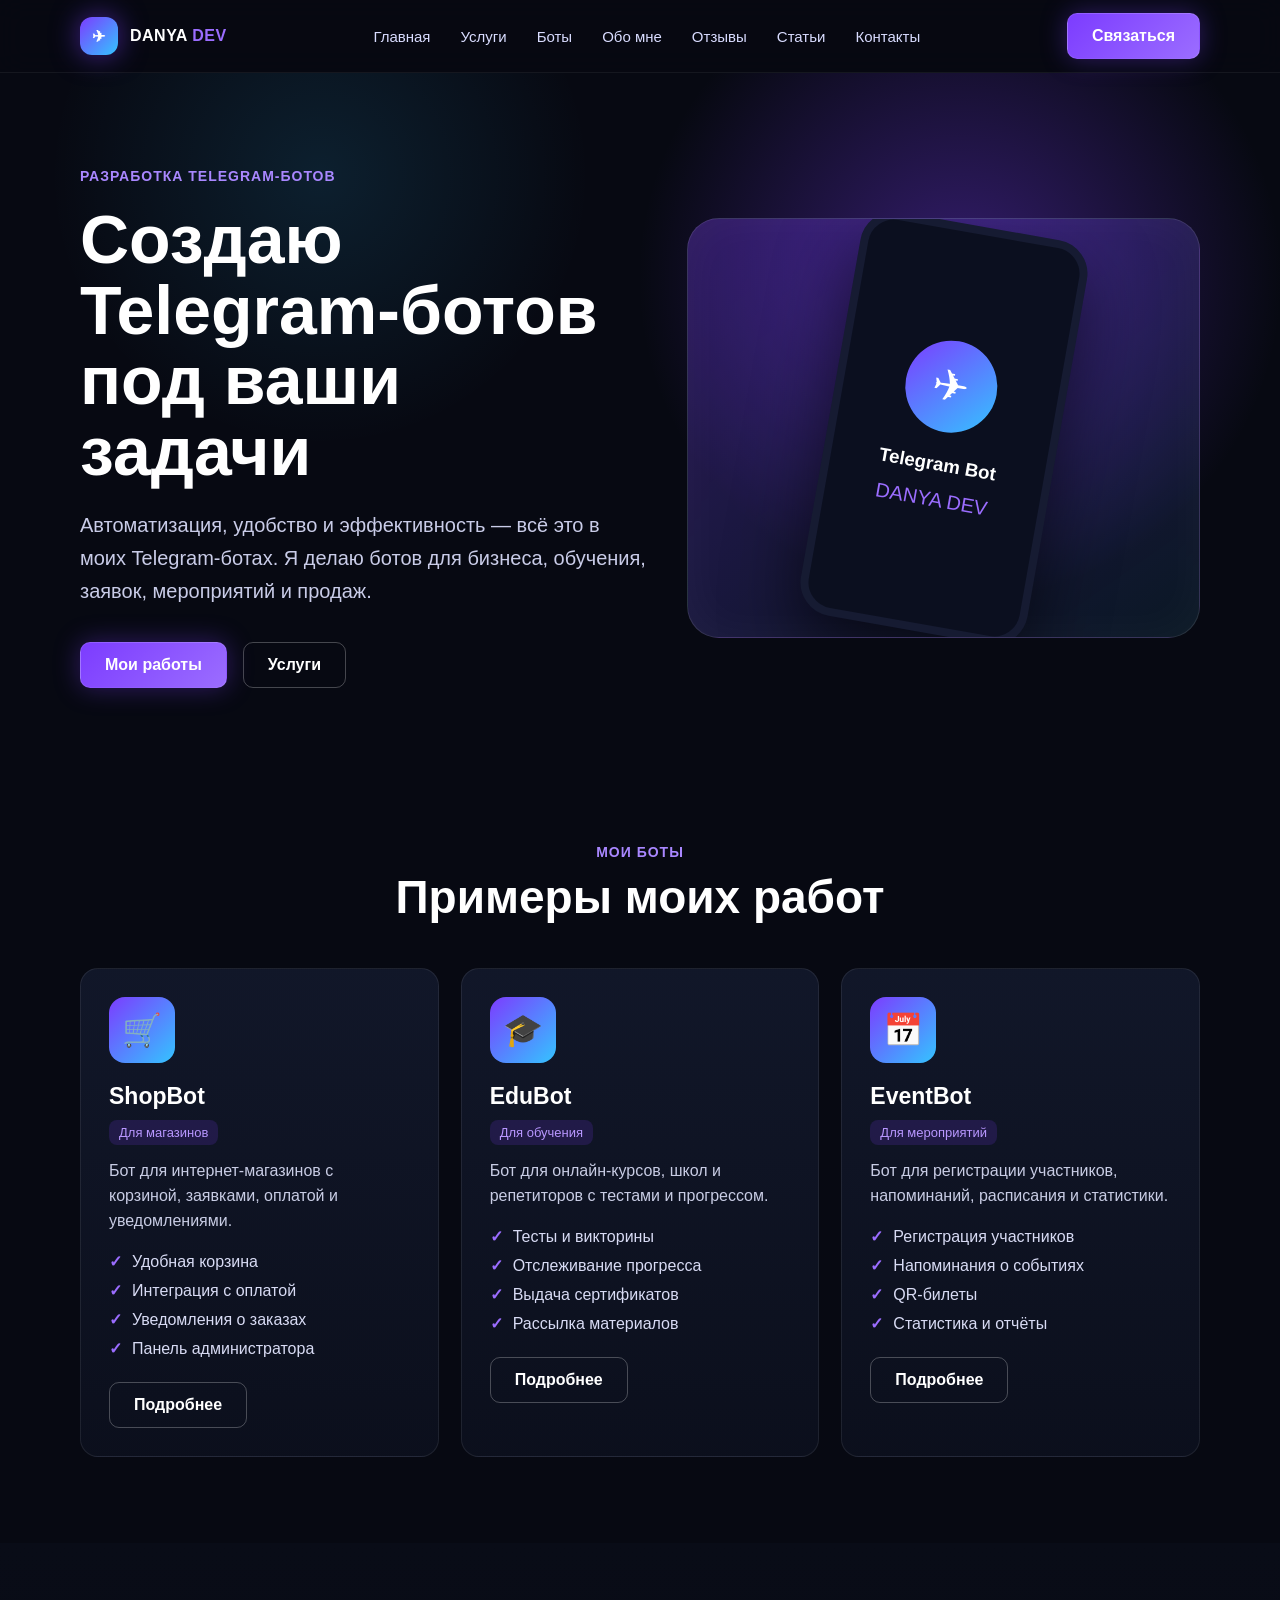
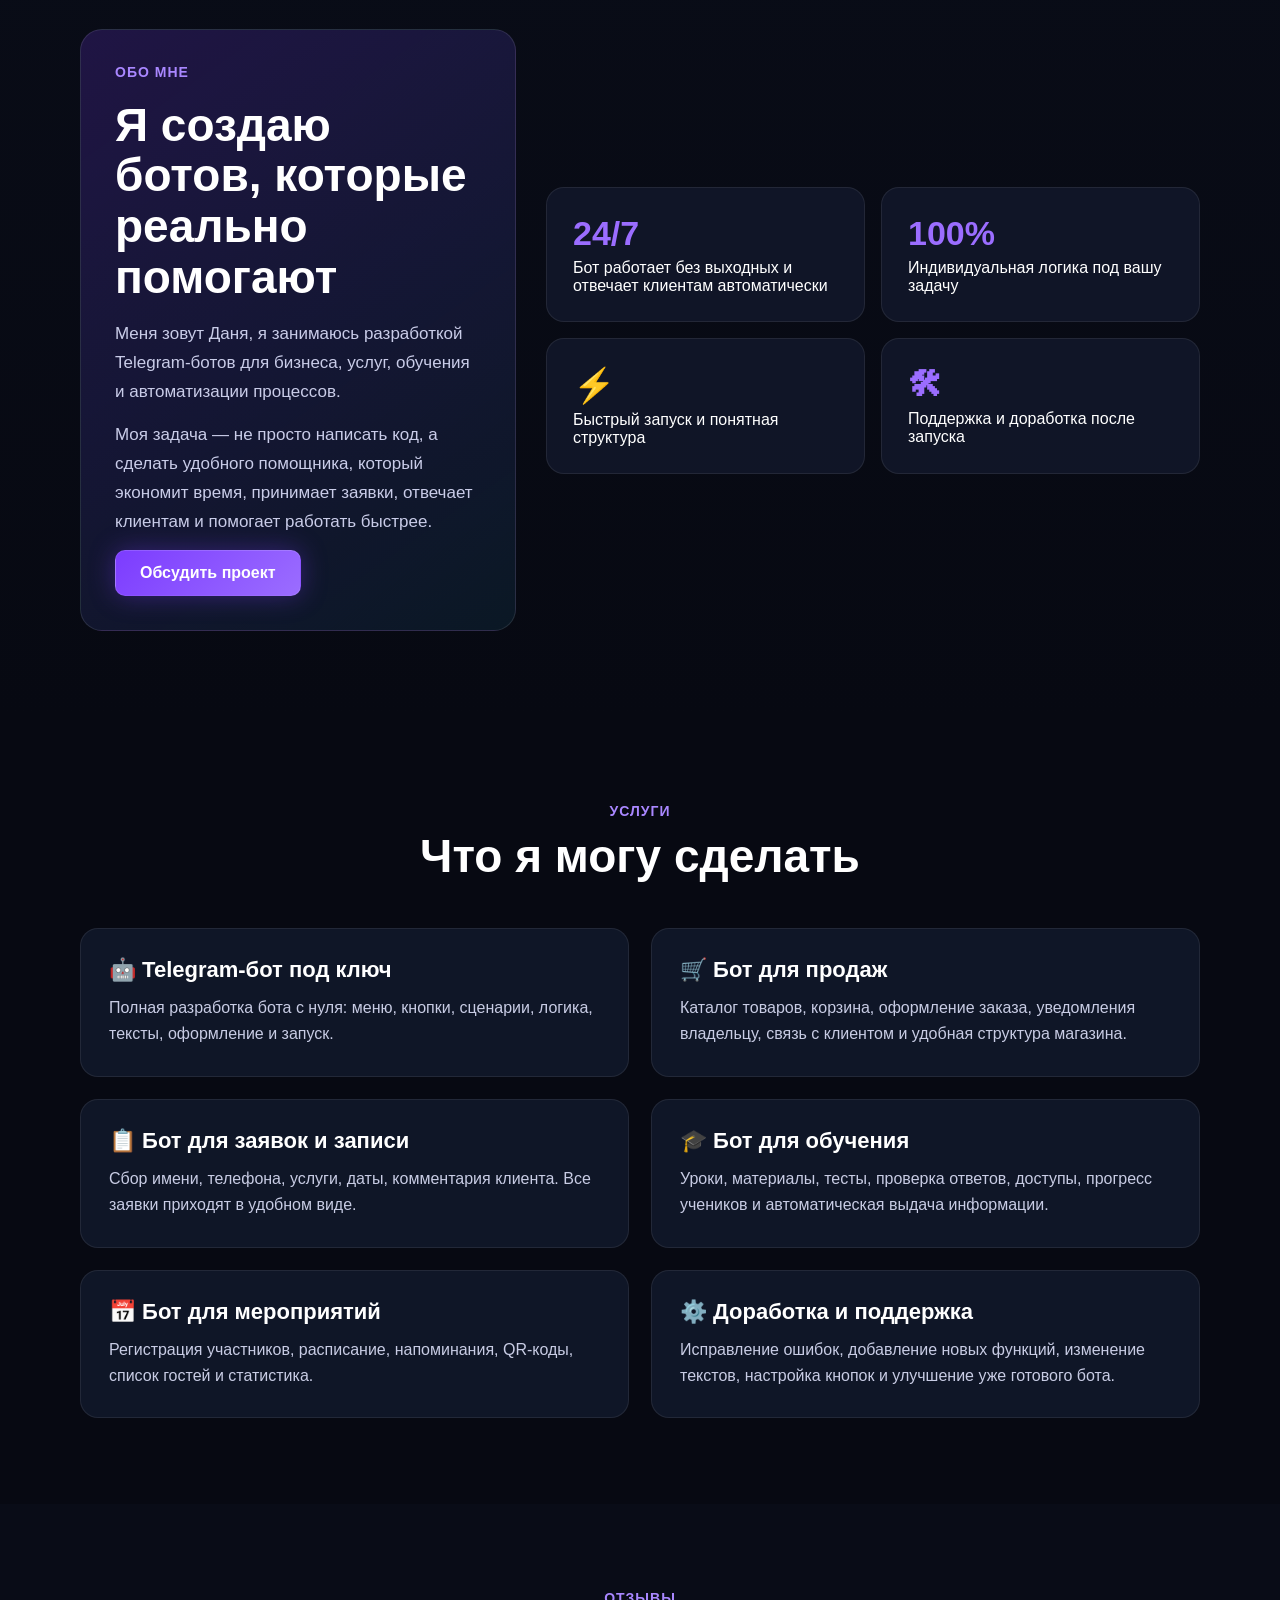
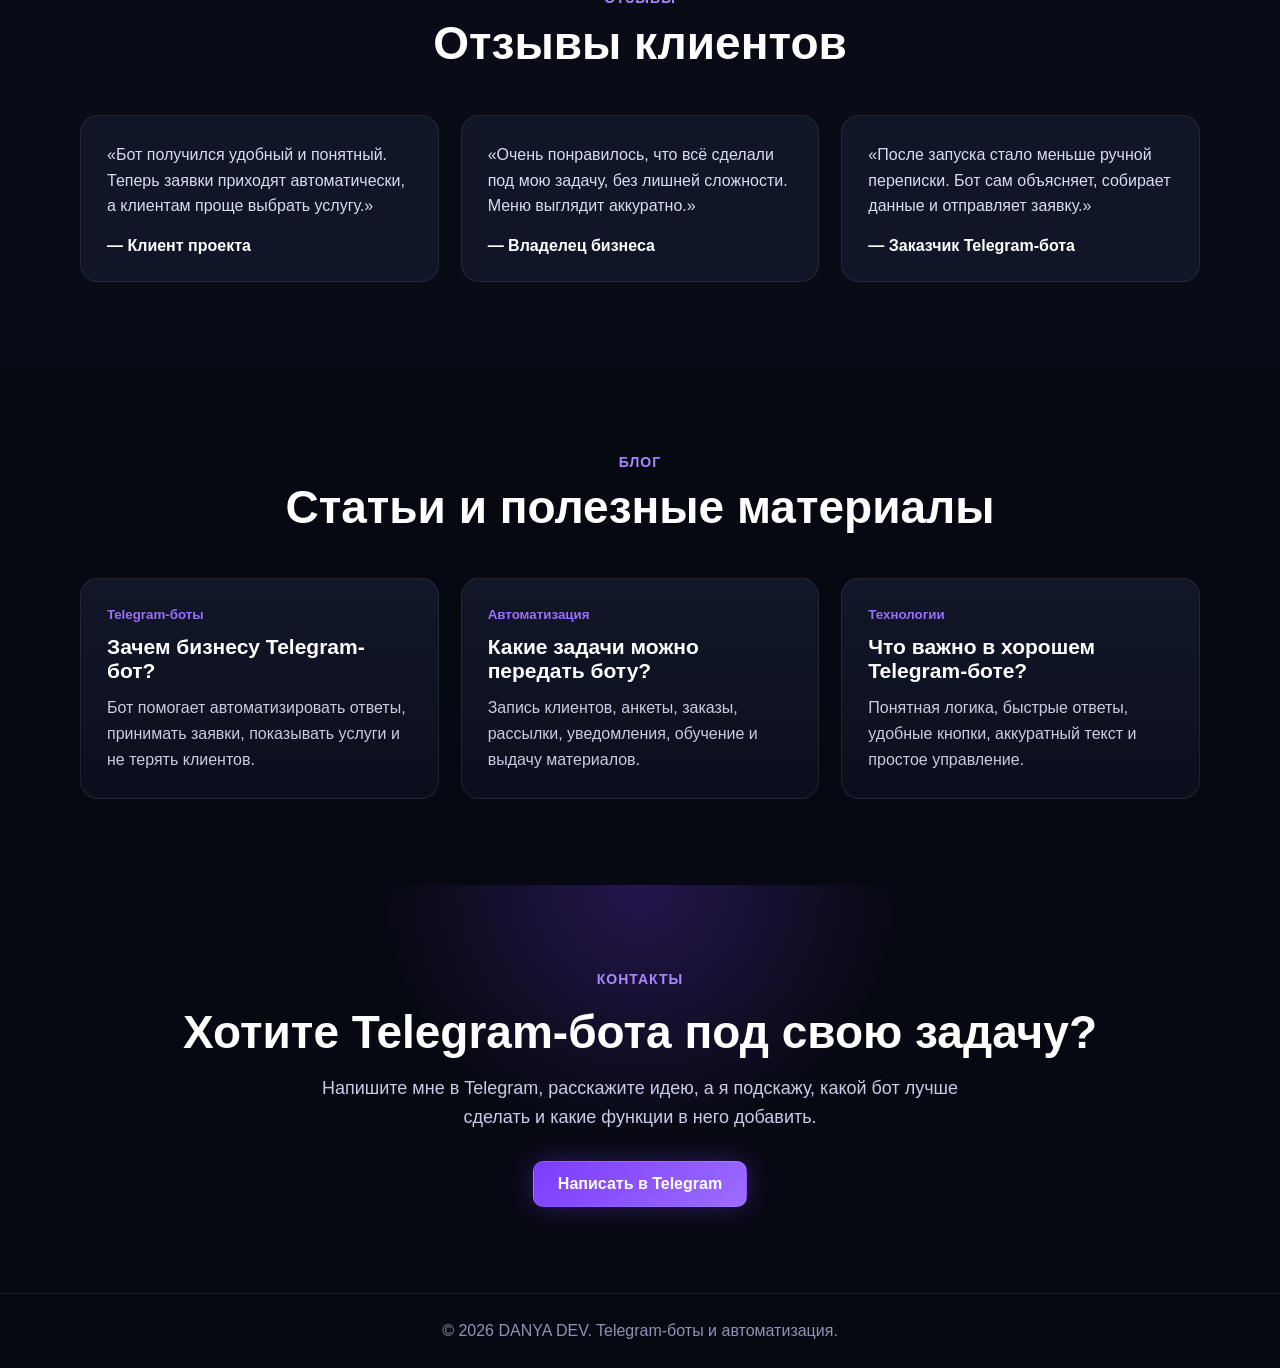
<file: index.html.html>
<!DOCTYPE html>
<html lang="ru">
<head>
  <meta charset="UTF-8" />
  <meta name="viewport" content="width=device-width, initial-scale=1.0" />
  <title>DANYA DEV — Telegram-боты</title>
  <style>
    * {
      margin: 0;
      padding: 0;
      box-sizing: border-box;
      scroll-behavior: smooth;
    }

    body {
      font-family: Arial, sans-serif;
      background: #070912;
      color: #ffffff;
      overflow-x: hidden;
    }

    a {
      color: inherit;
      text-decoration: none;
    }

    .container {
      width: min(1120px, 92%);
      margin: 0 auto;
    }

    header {
      position: sticky;
      top: 0;
      z-index: 10;
      background: rgba(7, 9, 18, 0.86);
      backdrop-filter: blur(14px);
      border-bottom: 1px solid rgba(255,255,255,0.06);
    }

    .nav {
      height: 72px;
      display: flex;
      align-items: center;
      justify-content: space-between;
    }

    .logo {
      display: flex;
      align-items: center;
      gap: 12px;
      font-weight: 800;
      letter-spacing: 0.5px;
    }

    .logo-icon {
      width: 38px;
      height: 38px;
      border-radius: 12px;
      background: linear-gradient(135deg, #7c3cff, #34c4ff);
      display: grid;
      place-items: center;
      box-shadow: 0 0 28px rgba(124, 60, 255, 0.55);
    }

    .logo span:last-child {
      color: #9b6dff;
    }

    .menu {
      display: flex;
      gap: 30px;
      font-size: 15px;
      color: #d9dcff;
    }

    .menu a:hover {
      color: #9b6dff;
    }

    .btn {
      display: inline-flex;
      align-items: center;
      justify-content: center;
      min-height: 46px;
      padding: 0 24px;
      border-radius: 10px;
      background: linear-gradient(135deg, #7c3cff, #9b6dff);
      color: #fff;
      font-weight: 700;
      border: 1px solid rgba(255,255,255,0.1);
      box-shadow: 0 0 26px rgba(124, 60, 255, 0.35);
      transition: 0.25s;
    }

    .btn:hover {
      transform: translateY(-2px);
      box-shadow: 0 0 34px rgba(124, 60, 255, 0.65);
    }

    .btn-outline {
      background: transparent;
      border: 1px solid rgba(255,255,255,0.25);
      box-shadow: none;
    }

    .hero {
      padding: 95px 0 70px;
      background:
        radial-gradient(circle at 75% 30%, rgba(124, 60, 255, 0.38), transparent 30%),
        radial-gradient(circle at 25% 15%, rgba(52, 196, 255, 0.12), transparent 24%);
    }

    .hero-grid {
      display: grid;
      grid-template-columns: 1.05fr 0.95fr;
      gap: 40px;
      align-items: center;
    }

    .badge {
      color: #a987ff;
      text-transform: uppercase;
      font-weight: 800;
      font-size: 14px;
      letter-spacing: 1px;
      margin-bottom: 20px;
    }

    h1 {
      font-size: clamp(40px, 6vw, 68px);
      line-height: 1.04;
      margin-bottom: 22px;
    }

    .hero p {
      color: #c9cce8;
      font-size: 20px;
      line-height: 1.65;
      max-width: 620px;
      margin-bottom: 34px;
    }

    .hero-actions {
      display: flex;
      gap: 16px;
      flex-wrap: wrap;
    }

    .phone-card {
      min-height: 420px;
      border-radius: 32px;
      background: linear-gradient(145deg, rgba(124, 60, 255, 0.30), rgba(52, 196, 255, 0.08));
      border: 1px solid rgba(255,255,255,0.12);
      display: grid;
      place-items: center;
      position: relative;
      overflow: hidden;
      box-shadow: inset 0 0 50px rgba(255,255,255,0.04);
    }

    .phone {
      width: 230px;
      height: 410px;
      border: 8px solid #161b32;
      border-radius: 34px;
      background: #0b0f1f;
      transform: rotate(10deg);
      box-shadow: 0 30px 70px rgba(0,0,0,0.6);
      display: grid;
      place-items: center;
      text-align: center;
    }

    .telegram-icon {
      width: 92px;
      height: 92px;
      border-radius: 50%;
      background: linear-gradient(135deg, #7c3cff, #34c4ff);
      display: grid;
      place-items: center;
      margin: 0 auto 22px;
      font-size: 44px;
    }

    section {
      padding: 86px 0;
    }

    .section-title {
      text-align: center;
      margin-bottom: 46px;
    }

    .section-title .badge {
      margin-bottom: 12px;
    }

    h2 {
      font-size: clamp(32px, 4vw, 46px);
      line-height: 1.1;
    }

    .cards {
      display: grid;
      grid-template-columns: repeat(3, 1fr);
      gap: 22px;
    }

    .card {
      background: linear-gradient(180deg, rgba(18, 24, 43, 0.95), rgba(12, 16, 30, 0.95));
      border: 1px solid rgba(255,255,255,0.08);
      border-radius: 18px;
      padding: 28px;
      transition: 0.25s;
    }

    .card:hover {
      transform: translateY(-6px);
      border-color: rgba(155, 109, 255, 0.55);
      box-shadow: 0 18px 45px rgba(0,0,0,0.35);
    }

    .card-icon {
      width: 66px;
      height: 66px;
      border-radius: 16px;
      background: linear-gradient(135deg, #7c3cff, #34c4ff);
      display: grid;
      place-items: center;
      font-size: 32px;
      margin-bottom: 20px;
    }

    .card h3 {
      font-size: 23px;
      margin-bottom: 10px;
    }

    .tag {
      display: inline-block;
      padding: 5px 10px;
      border-radius: 8px;
      background: rgba(124, 60, 255, 0.16);
      color: #b897ff;
      font-size: 13px;
      margin-bottom: 14px;
    }

    .card p {
      color: #c8cce4;
      line-height: 1.55;
      margin-bottom: 18px;
    }

    .list {
      list-style: none;
      display: grid;
      gap: 10px;
      margin: 18px 0 24px;
      color: #d8dbf4;
    }

    .list li::before {
      content: "✓";
      color: #9b6dff;
      font-weight: 900;
      margin-right: 10px;
    }

    .about {
      background: linear-gradient(180deg, #090c17, #070912);
    }

    .about-grid {
      display: grid;
      grid-template-columns: 0.8fr 1.2fr;
      gap: 30px;
      align-items: center;
    }

    .about-box {
      border-radius: 22px;
      padding: 34px;
      background: linear-gradient(145deg, rgba(124, 60, 255, 0.20), rgba(52, 196, 255, 0.08));
      border: 1px solid rgba(255,255,255,0.1);
    }

    .about-box h2 {
      margin-bottom: 18px;
    }

    .about-box p,
    .text-block p {
      color: #c9cce8;
      line-height: 1.7;
      font-size: 17px;
      margin-bottom: 14px;
    }

    .stats {
      display: grid;
      grid-template-columns: repeat(2, 1fr);
      gap: 16px;
    }

    .stat {
      padding: 26px;
      border-radius: 18px;
      background: rgba(18, 24, 43, 0.85);
      border: 1px solid rgba(255,255,255,0.08);
    }

    .stat strong {
      display: block;
      font-size: 34px;
      color: #9b6dff;
      margin-bottom: 6px;
    }

    .services-grid {
      display: grid;
      grid-template-columns: repeat(2, 1fr);
      gap: 22px;
    }

    .service {
      padding: 28px;
      border-radius: 18px;
      background: rgba(18, 24, 43, 0.88);
      border: 1px solid rgba(255,255,255,0.08);
    }

    .service h3 {
      font-size: 22px;
      margin-bottom: 12px;
    }

    .service p {
      color: #c8cce4;
      line-height: 1.65;
    }

    .reviews {
      background: #090c17;
    }

    .review-grid {
      display: grid;
      grid-template-columns: repeat(3, 1fr);
      gap: 22px;
    }

    .review {
      padding: 26px;
      border-radius: 18px;
      background: rgba(18, 24, 43, 0.88);
      border: 1px solid rgba(255,255,255,0.08);
    }

    .review p {
      color: #d8dbf4;
      line-height: 1.6;
      margin-bottom: 18px;
    }

    .review strong {
      color: #ffffff;
    }

    .blog-grid {
      display: grid;
      grid-template-columns: repeat(3, 1fr);
      gap: 22px;
    }

    .article {
      padding: 26px;
      border-radius: 18px;
      background: linear-gradient(180deg, rgba(18, 24, 43, 0.95), rgba(12, 16, 30, 0.95));
      border: 1px solid rgba(255,255,255,0.08);
    }

    .article small {
      color: #9b6dff;
      font-weight: 700;
    }

    .article h3 {
      margin: 12px 0;
      font-size: 21px;
    }

    .article p {
      color: #c8cce4;
      line-height: 1.6;
    }

    .contact {
      text-align: center;
      background:
        radial-gradient(circle at 50% 0%, rgba(124, 60, 255, 0.25), transparent 34%),
        #070912;
    }

    .contact p {
      color: #c9cce8;
      max-width: 650px;
      margin: 16px auto 28px;
      line-height: 1.65;
      font-size: 18px;
    }

    footer {
      padding: 28px 0;
      color: #8e93b5;
      text-align: center;
      border-top: 1px solid rgba(255,255,255,0.06);
    }

    @media (max-width: 900px) {
      .menu {
        display: none;
      }

      .hero-grid,
      .about-grid,
      .cards,
      .services-grid,
      .review-grid,
      .blog-grid {
        grid-template-columns: 1fr;
      }

      .phone-card {
        min-height: 330px;
      }

      .phone {
        width: 190px;
        height: 330px;
      }

      section {
        padding: 64px 0;
      }
    }
  </style>
</head>
<body>

  <header>
    <div class="container nav">
      <a class="logo" href="#home">
        <span class="logo-icon">✈</span>
        <strong>DANYA <span>DEV</span></strong>
      </a>

      <nav class="menu">
        <a href="#home">Главная</a>
        <a href="#services">Услуги</a>
        <a href="#bots">Боты</a>
        <a href="#about">Обо мне</a>
        <a href="#reviews">Отзывы</a>
        <a href="#blog">Статьи</a>
        <a href="#contacts">Контакты</a>
      </nav>

      <a class="btn" href="https://t.me/Asistant_DEV_bot">Связаться</a>
    </div>
  </header>

  <main>
    <section class="hero" id="home">
      <div class="container hero-grid">
        <div>
          <div class="badge">Разработка Telegram-ботов</div>
          <h1>Создаю Telegram-ботов под ваши задачи</h1>
          <p>
            Автоматизация, удобство и эффективность — всё это в моих Telegram-ботах.
            Я делаю ботов для бизнеса, обучения, заявок, мероприятий и продаж.
          </p>
          <div class="hero-actions">
            <a class="btn" href="#bots">Мои работы</a>
            <a class="btn btn-outline" href="#services">Услуги</a>
          </div>
        </div>

        <div class="phone-card">
          <div class="phone">
            <div>
              <div class="telegram-icon">✈</div>
              <h3>Telegram Bot</h3>
              <p style="margin: 8px 0 0; color:#9b6dff;">DANYA DEV</p>
            </div>
          </div>
        </div>
      </div>
    </section>

    <section id="bots">
      <div class="container">
        <div class="section-title">
          <div class="badge">Мои боты</div>
          <h2>Примеры моих работ</h2>
        </div>

        <div class="cards">
          <div class="card">
            <div class="card-icon">🛒</div>
            <h3>ShopBot</h3>
            <span class="tag">Для магазинов</span>
            <p>Бот для интернет-магазинов с корзиной, заявками, оплатой и уведомлениями.</p>
            <ul class="list">
              <li>Удобная корзина</li>
              <li>Интеграция с оплатой</li>
              <li>Уведомления о заказах</li>
              <li>Панель администратора</li>
            </ul>
            <a class="btn btn-outline" href="https://t.me/Asistant_DEV_bot/start=shopbot">Подробнее</a>
          </div>

          <div class="card">
            <div class="card-icon">🎓</div>
            <h3>EduBot</h3>
            <span class="tag">Для обучения</span>
            <p>Бот для онлайн-курсов, школ и репетиторов с тестами и прогрессом.</p>
            <ul class="list">
              <li>Тесты и викторины</li>
              <li>Отслеживание прогресса</li>
              <li>Выдача сертификатов</li>
              <li>Рассылка материалов</li>
            </ul>
            <a class="btn btn-outline" href="https://t.me/Asistant_DEV_bot/start=edubot">Подробнее</a>
          </div>

          <div class="card">
            <div class="card-icon">📅</div>
            <h3>EventBot</h3>
            <span class="tag">Для мероприятий</span>
            <p>Бот для регистрации участников, напоминаний, расписания и статистики.</p>
            <ul class="list">
              <li>Регистрация участников</li>
              <li>Напоминания о событиях</li>
              <li>QR-билеты</li>
              <li>Статистика и отчёты</li>
            </ul>
            <a class="btn btn-outline" href="https://t.me/Asistant_DEV_bot/start=eventbot">Подробнее</a>
          </div>
        </div>
      </div>
    </section>

    <section class="about" id="about">
      <div class="container about-grid">
        <div class="about-box">
          <div class="badge">Обо мне</div>
          <h2>Я создаю ботов, которые реально помогают</h2>
          <p>
            Меня зовут Даня, я занимаюсь разработкой Telegram-ботов для бизнеса,
            услуг, обучения и автоматизации процессов.
          </p>
          <p>
            Моя задача — не просто написать код, а сделать удобного помощника,
            который экономит время, принимает заявки, отвечает клиентам и помогает
            работать быстрее.
          </p>
          <a class="btn" href="#contacts">Обсудить проект</a>
        </div>

        <div class="stats">
          <div class="stat">
            <strong>24/7</strong>
            <span>Бот работает без выходных и отвечает клиентам автоматически</span>
          </div>
          <div class="stat">
            <strong>100%</strong>
            <span>Индивидуальная логика под вашу задачу</span>
          </div>
          <div class="stat">
            <strong>⚡</strong>
            <span>Быстрый запуск и понятная структура</span>
          </div>
          <div class="stat">
            <strong>🛠</strong>
            <span>Поддержка и доработка после запуска</span>
          </div>
        </div>
      </div>
    </section>

    <section id="services">
      <div class="container">
        <div class="section-title">
          <div class="badge">Услуги</div>
          <h2>Что я могу сделать</h2>
        </div>

        <div class="services-grid">
          <div class="service">
            <h3>🤖 Telegram-бот под ключ</h3>
            <p>
              Полная разработка бота с нуля: меню, кнопки, сценарии, логика,
              тексты, оформление и запуск.
            </p>
          </div>

          <div class="service">
            <h3>🛒 Бот для продаж</h3>
            <p>
              Каталог товаров, корзина, оформление заказа, уведомления владельцу,
              связь с клиентом и удобная структура магазина.
            </p>
          </div>

          <div class="service">
            <h3>📋 Бот для заявок и записи</h3>
            <p>
              Сбор имени, телефона, услуги, даты, комментария клиента.
              Все заявки приходят в удобном виде.
            </p>
          </div>

          <div class="service">
            <h3>🎓 Бот для обучения</h3>
            <p>
              Уроки, материалы, тесты, проверка ответов, доступы, прогресс
              учеников и автоматическая выдача информации.
            </p>
          </div>

          <div class="service">
            <h3>📅 Бот для мероприятий</h3>
            <p>
              Регистрация участников, расписание, напоминания, QR-коды,
              список гостей и статистика.
            </p>
          </div>

          <div class="service">
            <h3>⚙️ Доработка и поддержка</h3>
            <p>
              Исправление ошибок, добавление новых функций, изменение текстов,
              настройка кнопок и улучшение уже готового бота.
            </p>
          </div>
        </div>
      </div>
    </section>

    <section class="reviews" id="reviews">
      <div class="container">
        <div class="section-title">
          <div class="badge">Отзывы</div>
          <h2>Отзывы клиентов</h2>
        </div>

        <div class="review-grid">
          <div class="review">
            <p>«Бот получился удобный и понятный. Теперь заявки приходят автоматически, а клиентам проще выбрать услугу.»</p>
            <strong>— Клиент проекта</strong>
          </div>

          <div class="review">
            <p>«Очень понравилось, что всё сделали под мою задачу, без лишней сложности. Меню выглядит аккуратно.»</p>
            <strong>— Владелец бизнеса</strong>
          </div>

          <div class="review">
            <p>«После запуска стало меньше ручной переписки. Бот сам объясняет, собирает данные и отправляет заявку.»</p>
            <strong>— Заказчик Telegram-бота</strong>
          </div>
        </div>
      </div>
    </section>

    <section id="blog">
      <div class="container">
        <div class="section-title">
          <div class="badge">Блог</div>
          <h2>Статьи и полезные материалы</h2>
        </div>

        <div class="blog-grid">
          <article class="article">
            <small>Telegram-боты</small>
            <h3>Зачем бизнесу Telegram-бот?</h3>
            <p>
              Бот помогает автоматизировать ответы, принимать заявки,
              показывать услуги и не терять клиентов.
            </p>
          </article>

          <article class="article">
            <small>Автоматизация</small>
            <h3>Какие задачи можно передать боту?</h3>
            <p>
              Запись клиентов, анкеты, заказы, рассылки, уведомления,
              обучение и выдачу материалов.
            </p>
          </article>

          <article class="article">
            <small>Технологии</small>
            <h3>Что важно в хорошем Telegram-боте?</h3>
            <p>
              Понятная логика, быстрые ответы, удобные кнопки,
              аккуратный текст и простое управление.
            </p>
          </article>
        </div>
      </div>
    </section>

    <section class="contact" id="contacts">
      <div class="container">
        <div class="badge">Контакты</div>
        <h2>Хотите Telegram-бота под свою задачу?</h2>
        <p>
          Напишите мне в Telegram, расскажите идею, а я подскажу,
          какой бот лучше сделать и какие функции в него добавить.
        </p>
        <a class="btn" href="https://t.me/Asistant_DEV_bot">Написать в Telegram</a>
      </div>
    </section>
  </main>

  <footer>
    <div class="container">
      © 2026 DANYA DEV. Telegram-боты и автоматизация.
    </div>
  </footer>

</body>
</html>
</file>
<file: frontend/styles/site.css>
:root {
  color-scheme:dark;
  --bg:#080b15;
  --panel:#101625;
  --line:#253047;
  --text:#f3f6ff;
  --muted:#a6b2ca;
  --blue:#70c9ff;
  --violet:#9c83ff;
  --radius:22px;
  --font:Inter,-apple-system,BlinkMacSystemFont,'Segoe UI',Arial,sans-serif
}
* {
  box-sizing:border-box
}
html {
  scroll-behavior:smooth;
  scroll-padding-top:96px
}
body {
  margin:0;
  font-family:var(--font);
  background:var(--bg);
  color:var(--text);
  font-size:15px;
  line-height:1.6
}
a {
  color:inherit;
  text-decoration:none
}
button,select {
  font:inherit
}
button {
  cursor:pointer
}
button:focus-visible,a:focus-visible,select:focus-visible {
  outline:2px solid var(--blue);
  outline-offset:4px
}
h1,h2,h3,p {
  margin:0
}
h1,h2,h3 {
  line-height:1.13;
  letter-spacing:-.035em
}
p {
  color:var(--muted)
}
.container {
  width:min(1240px,calc(100% - 72px));
  margin-inline:auto
}
header {
  position:sticky;
  top:0;
  z-index:30;
  background:rgba(8,11,21,.88);
  backdrop-filter:blur(18px);
  border-bottom:1px solid #20283c
}
.nav {
  min-height:74px;
  display:flex;
  align-items:center;
  justify-content:space-between;
  gap:24px
}
.logo {
  display:inline-flex;
  align-items:center;
  gap:10px;
  flex:none;
  line-height:1.1;
  white-space:nowrap
}
.logo-icon {
  width:36px;
  height:36px;
  display:grid;
  place-items:center;
  border-radius:11px;
  color:#e6f5ff;
  background:linear-gradient(145deg,#264677,#433487);
  border:1px solid #6287be;
  box-shadow:0 0 24px #407dff24
}
.logo-icon svg {
  width:20px;
  height:20px
}
.logo strong {
  font-size:20px;
  letter-spacing:-.045em
}
.logo strong span {
  font-size:12px;
  color:var(--blue);
  letter-spacing:.02em;
  margin-left:5px;
  font-weight:600
}
.menu {
  display:flex;
  align-items:center;
  gap:clamp(12px,1.4vw,24px);
  font-size:13px;
  font-weight:600;
  color:var(--muted)
}
.menu a {
  white-space:nowrap;
  transition:color .18s
}
.menu a:hover,.menu a.active {
  color:var(--blue)
}
.nav-right {
  display:flex;
  align-items:center;
  gap:12px
}
.btn {
  display:inline-flex;
  justify-content:center;
  align-items:center;
  gap:9px;
  min-height:48px;
  padding:0 21px;
  border-radius:10px;
  background:linear-gradient(110deg,#a5dfff,#8daaff 55%,#a794ff);
  color:#0a1024;
  font-weight:750;
  font-size:14px;
  border:1px solid transparent;
  transition:transform .2s,box-shadow .2s,background .2s;
  white-space:normal;
  text-align:center
}
.btn:hover {
  transform:translateY(-2px);
  box-shadow:0 8px 30px #75a7ff38
}
.btn svg {
  width:17px;
  height:17px
}
.nav-right>.btn {
  min-height:39px;
  padding:0 13px;
  font-size:12px
}
.btn-outline {
  background:#111827;
  color:var(--text);
  border-color:#34435f;
  box-shadow:none
}
.btn-outline:hover {
  border-color:var(--blue);
  background:#19263a
}
.lang-switch {
  display:flex;
  gap:3px;
  padding:3px;
  background:#0e1422;
  border:1px solid var(--line);
  border-radius:8px
}
.lang-link {
  font-size:11px;
  font-weight:700;
  padding:5px 7px;
  border-radius:5px;
  color:var(--muted)
}
.lang-link.active {
  background:#243b59;
  color:#d7f1ff
}
.menu-toggle {
  display:none;
  border:1px solid var(--line);
  border-radius:9px;
  background:#121b2c;
  color:#e6eeff;
  width:40px;
  height:40px;
  place-items:center
}
.menu-toggle svg {
  width:20px;
  height:20px
}
.hero {
  position:relative;
  overflow:hidden;
  border-bottom:1px solid #20283c;
  padding:74px 0 70px;
  background:radial-gradient(ellipse at 75% 35%,#162e543d,transparent 56%),radial-gradient(ellipse at 0% 0%,#39265b29,transparent 50%)
}
.hero-grid {
  display:grid;
  grid-template-columns:1.02fr .98fr;
  align-items:center;
  gap:64px
}
.badge {
  display:inline-flex;
  align-items:center;
  gap:8px;
  color:var(--blue);
  font-size:11px;
  text-transform:uppercase;
  letter-spacing:.14em;
  font-weight:800
}
.badge:before {
  content:'';
  display:block;
  width:22px;
  height:2px;
  border-radius:5px;
  background:var(--blue);
  box-shadow:0 0 11px #64baff
}
.hero h1 {
  font-size:clamp(43px,4.5vw,70px);
  line-height:1.05;
  letter-spacing:-.065em;
  max-width:720px;
  margin:20px 0 22px
}
.hero h1 em {
  font-style:normal;
  background:linear-gradient(110deg,#a7e5ff 5%,#91b7ff 55%,#b6a0ff);
  color:transparent;
  background-clip:text;
  -webkit-background-clip:text
}
.hero p {
  font-size:17px;
  max-width:540px;
  line-height:1.7
}
.hero-actions {
  display:flex;
  gap:12px;
  margin-top:29px;
  flex-wrap:wrap
}
.hero-trust {
  display:flex;
  gap:18px;
  flex-wrap:wrap;
  margin-top:30px;
  color:#aab8cf;
  font-size:12px
}
.hero-trust span {
  display:flex;
  align-items:center;
  gap:7px
}
.hero-trust i {
  width:6px;
  height:6px;
  border-radius:50%;
  background:#71d8b4;
  box-shadow:0 0 9px #71d8b480
}
.hero-visual {
  min-height:410px;
  position:relative;
  isolation:isolate;
  display:grid;
  place-items:center;
  border:1px solid #283d5a;
  border-radius:27px;
  background:radial-gradient(ellipse at 58% 35%,#25558b66,transparent 65%),linear-gradient(135deg,#101a30,#0c1221 65%,#1a1933);
  overflow:hidden
}
.hero-visual:before {
  content:'';
  position:absolute;
  inset:0;
  background-image:linear-gradient(#91b7ff0d 1px,transparent 1px),linear-gradient(90deg,#91b7ff0d 1px,transparent 1px);
  background-size:31px 31px;
  mask-image:radial-gradient(ellipse,#000,transparent 85%);
  z-index:-1
}
.visual-label {
  position:absolute;
  top:20px;
  left:22px;
  font:600 10px/1.3 var(--font);
  letter-spacing:.16em;
  color:#93a8ca
}
.visual-status {
  position:absolute;
  top:17px;
  right:18px;
  display:flex;
  align-items:center;
  gap:6px;
  font-size:10px;
  color:#a4dcca
}
.visual-status:before {
  content:'';
  width:6px;
  height:6px;
  border-radius:50%;
  background:#74e6b5;
  box-shadow:0 0 10px #74e6b5
}
.orbit {
  position:absolute;
  border:1px solid #6ca3f72e;
  border-radius:50%;
  width:340px;
  height:340px;
  z-index:-1
}
.orbit.two {
  width:435px;
  height:435px;
  border-style:dashed;
  opacity:.6
}
.chat-demo {
  width:min(300px,68%);
  border:1px solid #5575a2;
  border-radius:18px;
  background:#101a2c;
  box-shadow:0 18px 55px #0008,0 0 55px #568aff24;
  overflow:hidden;
  transform:rotate(-3deg);
  position:relative;
  z-index:2
}
.chat-header {
  display:flex;
  align-items:center;
  gap:10px;
  padding:14px;
  background:#1a2b43;
  border-bottom:1px solid #354d6a
}
.chat-avatar {
  height:34px;
  width:34px;
  display:grid;
  place-items:center;
  border-radius:50%;
  background:#365d96;
  color:#d9f5ff
}
.chat-avatar svg {
  width:20px;
  height:20px
}
.chat-header strong {
  font-size:13px;
  display:block
}
.chat-header small {
  display:block;
  color:#a3c4e8;
  font-size:10px
}
.chat-body {
  padding:15px;
  display:grid;
  gap:10px;
  min-height:225px;
  background:radial-gradient(#839dc411 1px,transparent 1px);
  background-size:13px 13px
}
.bubble {
  font-size:12px;
  color:#e6efff;
  background:#263b55;
  border:1px solid #38536f;
  padding:10px 11px;
  border-radius:11px 11px 11px 3px;
  max-width:100%;
  line-height:1.45
}
.bubble.mine {
  background:#254c79;
  border-color:#4674a2;
  justify-self:end;
  border-radius:11px 11px 3px 11px
}
.chat-options {
  display:grid;
  gap:6px;
  align-self:end
}
.chat-options button {
  padding:8px 6px;
  border:1px solid #3f6389;
  border-radius:7px;
  color:#bfe2ff;
  background:#142a43;
  font-size:11px;
  transition:background .2s
}
.chat-options button:hover,.chat-options button[aria-pressed=true] {
  background:#345f8d;
  color:white
}
.chat-input {
  border-top:1px solid #283c57;
  padding:11px 14px;
  color:#9fb1ca;
  font-size:11px;
  display:flex;
  justify-content:space-between
}
.chat-input svg {
  width:15px;
  height:15px;
  color:#79cfff
}
.float-chip {
  position:absolute;
  display:flex;
  align-items:center;
  gap:8px;
  padding:9px 12px;
  background:#15243b;
  border:1px solid #395475;
  border-radius:11px;
  font-size:11px;
  font-weight:650;
  box-shadow:0 7px 26px #0006;
  z-index:3;
  animation:float 6s ease-in-out infinite;
  color:#d4e5fb
}
.float-chip svg {
  width:17px;
  height:17px;
  color:var(--blue)
}
.float-chip.a {
  left:15px;
  top:101px
}
.float-chip.b {
  right:13px;
  bottom:70px;
  animation-delay:-2s
}
.visual-bottom {
  position:absolute;
  bottom:16px;
  color:#90a2c2;
  font-size:10px;
  letter-spacing:.1em
}
.section {
  padding:74px 0
}
.section-title {
  display:flex;
  flex-direction:column;
  gap:12px;
  margin-bottom:30px;
  align-items:flex-start
}
.section-title h2,.about h2,.contact h2 {
  font-size:clamp(30px,3.3vw,46px);
  letter-spacing:-.045em
}
.section-title p {
  max-width:650px
}
.cards,.services-grid,.review-grid {
  display:grid;
  grid-template-columns:repeat(3,minmax(0,1fr));
  gap:18px
}
.card,.service,.review,.stat {
  border:1px solid var(--line);
  background:linear-gradient(145deg,#131b2d,#101523);
  border-radius:var(--radius);
  transition:border-color .2s,transform .2s,box-shadow .2s;
  min-width:0
}
.card:hover,.service:hover,.review:hover {
  border-color:#4c6898;
  transform:translateY(-4px);
  box-shadow:0 10px 35px #0003
}
.card {
  display:flex;
  flex-direction:column;
  padding:24px;
  position:relative;
  overflow:hidden
}
.card:before {
  content:'';
  position:absolute;
  top:0;
  left:24px;
  width:50px;
  height:2px;
  background:var(--blue);
  box-shadow:0 0 14px var(--blue)
}
.card-top {
  display:flex;
  justify-content:space-between;
  align-items:center;
  gap:12px;
  margin-bottom:20px
}
.card-icon,.service-icon {
  display:grid;
  place-items:center;
  width:48px;
  height:48px;
  border-radius:13px;
  background:#192e49;
  color:#94d5ff;
  border:1px solid #365a7c;
  flex:none
}
.card:nth-child(2) .card-icon,.service:nth-child(3n+2) .service-icon {
  background:#272447;
  color:#c1aaff;
  border-color:#50467c
}
.card:nth-child(3) .card-icon,.service:nth-child(3n) .service-icon {
  background:#163a3d;
  color:#89e4d5;
  border-color:#2f6265
}
.card-icon svg,.service-icon svg {
  width:24px;
  height:24px
}
.card-index {
  font:600 11px ui-monospace,monospace;
  color:#8799b8;
  letter-spacing:.08em
}
.card h3 {
  font-size:25px;
  margin-bottom:9px
}
.tag {
  font-size:11px;
  font-weight:650;
  color:var(--blue);
  align-self:flex-start;
  border:1px solid #3a5277;
  background:#18283f;
  border-radius:6px;
  padding:3px 9px;
  margin-bottom:12px
}
.card p,.service p {
  font-size:14px;
  line-height:1.65
}
.list {
  list-style:none;
  padding:0;
  margin:20px 0 24px;
  display:grid;
  gap:9px;
  color:#d0d9ea;
  font-size:13px
}
.list li {
  display:flex;
  align-items:flex-start;
  gap:9px
}
.list li:before {
  content:'✓';
  color:#7fdbb8;
  font-weight:bold
}
.card .btn {
  margin-top:auto;
  justify-content:space-between;
  min-height:43px
}
.service {
  padding:23px;
  display:flex;
  flex-direction:column;
  gap:14px
}
.service h3 {
  font-size:20px
}
.service-icon {
  width:42px;
  height:42px
}
.service-icon svg {
  width:21px;
  height:21px
}
.about {
  background:#0d1220;
  border-block:1px solid #202a3e
}
.about-grid {
  display:grid;
  grid-template-columns:1fr 1fr;
  gap:56px;
  align-items:center
}
.about-box {
  position:relative;
  padding-left:25px;
  border-left:2px solid #67bcff;
  box-shadow:-12px 0 22px -20px #70c9ff
}
.about h2 {
  margin:14px 0 20px
}
.about p+p {
  margin-top:12px
}
.about .btn {
  margin-top:23px
}
.stats {
  display:grid;
  grid-template-columns:1fr 1fr;
  gap:14px
}
.stat {
  padding:20px;
  display:grid;
  gap:9px;
  align-content:start
}
.stat strong {
  font-size:30px;
  line-height:1.1;
  color:#a5dfff
}
.stat strong svg {
  width:28px;
  height:28px
}
.stat span {
  font-size:13px;
  color:var(--muted)
}
.reviews {
  border-top:1px solid #202a3e
}
.review {
  padding:24px;
  display:flex;
  flex-direction:column;
  gap:14px
}
.review:before {
  content:'“';
  font-family:Georgia,serif;
  color:#8acaff;
  font-size:52px;
  line-height:.7
}
.review strong {
  font-size:13px;
  color:#d6e7ff;
  margin-top:auto
}
.review p {
  font-size:14px
}
.blog-slider {
  position:relative
}
.blog-track {
  display:flex;
  gap:18px;
  overflow-x:auto;
  scroll-snap-type:x mandatory;
  scrollbar-width:thin;
  scrollbar-color:#405674 #101625;
  padding:0 0 16px
}
.article {
  flex:0 0 calc((100% - 36px)/3);
  scroll-snap-align:start;
  display:flex;
  flex-direction:column;
  min-width:0;
  background:#111827;
  border:1px solid var(--line);
  border-radius:20px;
  padding:16px;
  transition:border-color .2s
}
.article:hover {
  border-color:#4c6898
}
.article-image {
  height:150px;
  border-radius:13px;
  display:grid;
  place-items:center;
  font-size:42px;
  background:radial-gradient(ellipse at 70% 20%,#43629877,transparent 60%),linear-gradient(130deg,#1b344f,#222343);
  border:1px solid #354b6a;
  margin-bottom:17px;
  background-size:cover;
  background-position:center
}
.article-image svg {
  width:48px;
  height:48px;
  color:#b4ddff;
  filter:drop-shadow(0 0 16px #7b9aff88)
}
.article small {
  font-size:11px;
  color:var(--blue);
  font-weight:750;
  letter-spacing:.03em
}
.article h3 {
  font-size:20px;
  margin:9px 0 10px
}
.article p,.article-more {
  font-size:13px;
  line-height:1.65;
  color:var(--muted);
  margin-bottom:16px
}
.article-more[hidden] {
  display:none
}
.read-more {
  display:flex;
  align-items:center;
  justify-content:space-between;
  width:100%;
  margin-top:auto;
  padding:10px 13px;
  border-radius:8px;
  border:1px solid #37445d;
  background:#182237;
  color:#d8eaff;
  font-weight:700;
  font-size:13px;
  text-align:left
}
.read-more:after {
  content:'↗';
  font-size:16px;
  color:var(--blue)
}
.read-more:hover {
  border-color:var(--blue)
}
.blog-controls {
  display:flex;
  gap:8px;
  margin-bottom:13px;
  justify-content:flex-end
}
.blog-arrow {
  width:39px;
  height:39px;
  border-radius:9px;
  border:1px solid #34445f;
  background:#131d2e;
  color:#d5e9ff;
  font-size:23px;
  line-height:1;
  display:grid;
  place-items:center
}
.blog-arrow:disabled {
  opacity:.35;
  cursor:default
}
.blog-arrow:not(:disabled):hover {
  border-color:var(--blue)
}
.contact {
  padding:40px 0 80px
}
.contact .container {
  position:relative;
  overflow:hidden;
  border:1px solid #3c5076;
  border-radius:25px;
  background:radial-gradient(ellipse at 95% 20%,#3e477749,transparent 60%),linear-gradient(120deg,#14233a,#13192c);
  padding:42px 45px;
  display:grid;
  grid-template-columns:1fr auto;
  align-items:center;
  gap:25px
}
.contact h2 {
  margin:12px 0
}
.contact p {
  max-width:710px
}
.contact .btn {
  z-index:1
}
.site-footer {
  border-top:1px solid #263149;
  background:#0b101c;
  padding:42px 0 20px
}
.footer-grid {
  display:grid;
  grid-template-columns:1.5fr 1fr 1fr;
  gap:36px;
  padding-bottom:30px
}
.footer-brand p {
  font-size:13px;
  max-width:320px;
  margin-top:15px
}
.footer-links {
  display:grid;
  align-content:start;
  gap:7px;
  color:var(--muted);
  font-size:13px
}
.footer-links strong {
  font-size:14px;
  color:var(--text);
  margin-bottom:4px
}
.footer-links a:hover {
  color:var(--blue)
}
.footer-bottom {
  border-top:1px solid #253047;
  padding-top:17px;
  display:flex;
  justify-content:space-between;
  gap:12px;
  color:#9caac2;
  font-size:12px
}
.footer-bottom a:hover {
  color:var(--blue)
}
@keyframes float {
  50% {
    transform:translateY(-6px)
  }
}
@media(max-width:1150px) {
  .nav {
    gap:14px
  }
  .menu {
    gap:12px
  }
  .nav-right>.btn {
    display:none
  }
  .hero-grid {
    gap:35px
  }
}
@media(max-width:900px) {
  .container {
    width:calc(100% - 44px)
  }
  .menu-toggle {
    display:grid
  }
  .menu {
    display:none;
    position:absolute;
    top:74px;
    left:0;
    right:0;
    padding:16px 22px 22px;
    background:#0d1525;
    border-bottom:1px solid var(--line);
    flex-direction:column;
    align-items:stretch;
    gap:0
  }
  .menu.open {
    display:flex
  }
  .menu a {
    padding:11px 0
  }
  .nav-right {
    margin-left:auto
  }
  .hero {
    padding:50px 0
  }
  .hero-grid {
    grid-template-columns:1fr;
    gap:35px
  }
  .hero-visual {
    min-height:390px
  }
  .hero h1 {
    max-width:760px
  }
  .cards,.services-grid,.review-grid {
    grid-template-columns:repeat(2,minmax(0,1fr))
  }
  .about-grid {
    grid-template-columns:1fr;
    gap:28px
  }
  .article {
    flex-basis:calc((100% - 18px)/2)
  }
  .contact .container {
    grid-template-columns:1fr
  }
  .contact .btn {
    justify-self:start
  }
  .section {
    padding:55px 0
  }
}
@media(max-width:560px) {
  .container {
    width:calc(100% - 32px)
  }
  .nav {
    min-height:66px;
    gap:8px
  }
  .menu {
    top:66px
  }
  .logo {
    gap:6px
  }
  .logo-icon {
    width:31px;
    height:31px
  }
  .logo strong {
    font-size:17px
  }
  .logo strong span {
    font-size:10px;
    margin-left:3px
  }
  .nav-right {
    gap:5px
  }
  .lang-link {
    padding:4px 5px;
    font-size:10px
  }
  .menu-toggle {
    height:34px;
    width:34px
  }
  .hero {
    padding:37px 0 42px
  }
  .hero h1 {
    font-size:clamp(36px,10vw,50px);
    margin:15px 0
  }
  .hero p {
    font-size:15px
  }
  .hero-actions {
    margin-top:22px;
    gap:8px
  }
  .hero-actions .btn {
    padding:0 13px;
    min-height:44px;
    font-size:13px
  }
  .hero-trust {
    margin-top:18px;
    gap:10px
  }
  .hero-visual {
    min-height:350px
  }
  .chat-demo {
    width:74%;
    transform:none
  }
  .float-chip {
    font-size:10px;
    padding:7px
  }
  .float-chip.a {
    top:46px;
    left:9px;
    z-index:1
  }
  .float-chip.b {
    bottom:32px;
    right:8px;
    z-index:1
  }
  .visual-bottom {
    display:none
  }
  .orbit {
    width:275px;
    height:275px
  }
  .orbit.two {
    width:345px;
    height:345px
  }
  .cards,.services-grid,.review-grid {
    grid-template-columns:1fr;
    gap:12px
  }
  .card,.service,.review {
    padding:19px
  }
  .stats {
    gap:9px
  }
  .stat {
    padding:14px
  }
  .stat strong {
    font-size:25px
  }
  .about-box {
    padding-left:16px
  }
  .article {
    flex-basis:88%
  }
  .contact {
    padding:15px 0 50px
  }
  .contact .container {
    padding:25px 20px
  }
  .footer-grid {
    grid-template-columns:1fr 1fr;
    gap:22px
  }
  .footer-brand {
    grid-column:1/-1
  }
  .footer-bottom {
    flex-wrap:wrap
  }
  .section {
    padding:45px 0
  }
  .section-title {
    margin-bottom:22px
  }
}
@media(max-width:350px) {
  .logo strong span {
    display:none
  }
  .nav-right {
    gap:3px
  }
  .lang-link {
    padding:4px
  }
  .hero-actions .btn {
    width:100%
  }
}
@media(prefers-reduced-motion:reduce) {
  *,*:before,*:after {
    scroll-behavior:auto!important;
    animation:none!important;
    transition:none!important
  }
}
/* Reserve room for the demo labels and its expandable reply. */
.hero-visual {
  min-height: 455px;
  padding: 48px 0 42px;
}
@media (max-width: 560px) {
  .hero-visual {
    min-height: 0;
    padding: 50px 0 20px;
  }
  .chat-demo { width: 86%; }
  .float-chip { display: none; }
  .visual-label { left: 14px; font-size: 9px; }
  .visual-status { right: 14px; font-size: 9px; }
}

/* Kodumi Neon — visual system based on the approved concept. */
:root{--bg:#040b1b;--panel:#08172d;--line:#224770;--muted:#afc2dc;--blue:#37dcff;--violet:#9768ff;--radius:19px}
body{background:radial-gradient(ellipse at 100% 28%,#13205050,transparent 32%),#040b1b;font-size:16px}
.container{width:min(1320px,calc(100% - 96px))}
header{background:#050d1dec;border-color:#1b4366;box-shadow:0 2px 22px #009dff12}
.nav{min-height:78px;gap:18px}
.logo-icon{background:linear-gradient(145deg,#00caff,#0053e8 55%,#2e36bc);border-color:#75e6ff;box-shadow:inset 0 0 12px #4ad8ff70,0 0 20px #0788ff50;width:43px;height:43px}
.logo strong{font-size:21px}.logo strong span{font-size:15px;color:#38dbff;margin-left:2px}.brand-sub{display:block;font-size:10px;font-weight:400;letter-spacing:0;color:#9fb3cf;margin-top:4px}
.menu{gap:5px;font-size:13px;color:#e1eaff}.menu a{padding:9px 12px;border-radius:40px;border:1px solid transparent}.menu a:hover,.menu a.active{background:radial-gradient(ellipse at bottom,#05c4ee33,transparent 90%),#0b2b44;border-color:#1b6a925e;color:#61ecff;box-shadow:inset 0 -2px 12px #00d9ff22}
.btn{background:linear-gradient(180deg,#8cffff 0%,#20e2fb 38%,#12a8f5 100%);color:#02162c;border:1px solid #8af9ff;border-radius:11px;box-shadow:inset 0 0 10px #b1ffff99,0 0 20px #00baff35;font-size:14px;font-weight:800;min-height:50px}
.btn:hover{box-shadow:inset 0 0 10px #b1ffff99,0 0 30px #00cfff70;transform:translateY(-3px)}
.btn-outline{background:linear-gradient(135deg,#101d38,#071429);color:#e9f7ff;border:1px solid #638bc4;box-shadow:inset 0 0 15px #3768b52b}.btn-outline:hover{background:#0b2847;box-shadow:0 0 22px #32bbff35}
.lang-switch{border-color:#315782;background:#07172b}.lang-link.active{background:linear-gradient(#169dff,#0747ac);color:#fff;box-shadow:inset 0 0 7px #74dfff88}
.badge{color:#51e4ff;font-size:12px;letter-spacing:.12em}.badge:before{width:25px;box-shadow:0 0 10px #02caff}
.hero{padding:90px 0 100px;min-height:620px;background:radial-gradient(ellipse at 76% 58%,#005b9b44,transparent 54%),radial-gradient(ellipse at 100% 8%,#3f1b9b3d,transparent 36%),#050d20;border-bottom:1px solid #1e4471}
.hero:before{content:'';position:absolute;inset:0;background:url('../assets/wave.svg') center bottom/100% 75% no-repeat;opacity:.35;pointer-events:none;mask-image:linear-gradient(90deg,#000,transparent 38%,transparent 52%,#000)}
.hero-grid{position:relative;grid-template-columns:1.02fr 1fr;gap:32px;min-height:460px}
.hero h1{font-size:clamp(42px,4.1vw,64px);font-weight:800;letter-spacing:-.045em;line-height:1.09;margin:21px 0 24px}.hero h1 em{background:linear-gradient(100deg,#69faff,#12d7ff 55%,#4d98ff);background-clip:text;-webkit-background-clip:text;filter:drop-shadow(0 0 15px #00cfff22)}
.hero p{font-size:17px;line-height:1.7;max-width:510px}.hero-actions{margin-top:30px}.hero-trust{color:#c2d6e9;font-size:12px;margin-top:24px}.hero-trust i{width:auto;height:auto;background:none;box-shadow:none}.hero-trust i:before{content:'✓';color:#36f7e0;font-size:17px;font-weight:800}
.hero-visual{height:500px;min-height:500px;overflow:visible;border:0;border-radius:0;background:radial-gradient(ellipse at 53% 66%,#007fdc32,transparent 65%);isolation:isolate;display:flex;align-items:center;justify-content:center;padding:15px 0 25px 45px}
.hero-visual:before{background-image:radial-gradient(#4ba8ff55 1px,transparent 1px);background-size:17px 17px;mask-image:radial-gradient(ellipse,#000,transparent 65%);inset:-20px}
.visual-label{top:4px;left:12%;color:#69d9ff;z-index:5}.visual-status{top:2px;right:3%;color:#84ffe0;z-index:5}.visual-bottom{bottom:0;color:#8eb9df;left:35%;white-space:nowrap}
.platform{position:absolute;bottom:30px;left:4%;width:91%;height:82px;border:2px solid #18d8ff;border-radius:50%;transform:rotate(-3deg);box-shadow:0 0 18px #00baff,0 0 65px #0a78ff88,inset 0 0 27px #00aaff;z-index:-1;background:radial-gradient(ellipse,#117cff33,transparent 70%)}
.platform:before,.platform:after{content:'';position:absolute;inset:9px 6%;border:1px solid #7f72ff;border-radius:50%;box-shadow:0 0 16px #7b48ff}.platform:after{inset:-14px -5%;border-color:#31b7ff55;box-shadow:none}
.orbit{width:90%;height:64%;transform:rotate(-23deg);border-color:#16d7ff55;box-shadow:0 0 14px #008eff33}.orbit.two{width:97%;height:74%;opacity:.4;border-color:#9d67ff}
.chat-demo{width:min(330px,65%);border:2px solid #4bdcff;border-radius:23px;transform:perspective(850px) rotateY(-12deg) rotateZ(-6deg);background:linear-gradient(145deg,#103c6b,#09182e 65%,#0b2751);box-shadow:5px 7px 0 #1165a5,8px 9px 0 #79d7ff,0 0 18px #2ecaff,0 0 55px #006bff78,inset 0 0 22px #36baff44;z-index:3}
.chat-header{background:linear-gradient(120deg,#165da1,#10264c);border-color:#387eb9;padding:15px 16px}.chat-avatar{background:linear-gradient(145deg,#4ae4ff,#0065fa);box-shadow:0 0 14px #009fff90;color:white}.chat-header strong{font-size:15px}.chat-header small{font-size:11px}.chat-body{min-height:230px;padding:14px;gap:10px;background:radial-gradient(#419fff20 1px,transparent 1px);background-size:14px 14px}.bubble{background:linear-gradient(135deg,#215b91,#163b68);border-color:#5295d0;font-size:12px}.bubble.mine{background:linear-gradient(150deg,#147de8,#005bb3);border-color:#4bd2ff;box-shadow:0 0 12px #009aff33}.chat-options button{background:linear-gradient(110deg,#0759b5,#0c3575);border-color:#258fdd;color:#edfbff;font-weight:650;font-size:12px;min-height:34px;box-shadow:inset 0 0 10px #1eabff22}.chat-options button:hover,.chat-options button[aria-pressed=true]{background:linear-gradient(#1bb7ff,#0571e2);border-color:#8cf4ff;box-shadow:0 0 10px #1bcbff77}.chat-input{background:#0b2344;border-color:#2e68a1}
.mascot{position:absolute;width:43%;height:auto;left:-3%;bottom:58px;z-index:4;pointer-events:none;filter:drop-shadow(0 0 15px #007fff88);animation:mascot-float 5.5s ease-in-out infinite}
@keyframes mascot-float{50%{transform:translateY(-12px) rotate(-2deg)}}
.float-chip{border:1px solid #5bcfff;background:linear-gradient(130deg,#125f9077,#091b42f5 70%);box-shadow:inset 0 0 10px #36b7ff44,0 0 15px #0096ff44;color:#e6faff;padding:12px 13px;font-size:12px;z-index:5;max-width:150px;line-height:1.3;pointer-events:none}
.float-chip.a{left:0;top:50px}.float-chip.b{right:-1%;bottom:105px;border-color:#3bdfdf;color:#88ffef;background:linear-gradient(135deg,#0b6a7c77,#07263e)}.float-chip.c{right:-1%;top:58px;border-color:#9b69ff;max-width:143px;animation-delay:-3s}.mini-chart{display:flex;align-items:flex-end;gap:3px;height:30px;flex:none}.mini-chart i{width:5px;height:9px;background:linear-gradient(#72eaff,#7863ff);border-radius:2px;box-shadow:0 0 6px #58a9ff}.mini-chart i:nth-child(2){height:14px}.mini-chart i:nth-child(3){height:21px}.mini-chart i:nth-child(4){height:27px}.floating-plane{position:absolute;bottom:13px;right:0;width:16%;height:auto;z-index:2;filter:drop-shadow(0 0 10px #00aaff);pointer-events:none;animation:mascot-float 6s -2s infinite ease-in-out}
.section{padding:100px 0;position:relative}.section-title{margin-bottom:38px;gap:12px}.section-title h2,.about h2,.contact h2{font-size:clamp(30px,3.3vw,48px);font-weight:800;letter-spacing:-.035em}.section-title p{font-size:16px}.services-grid,.cards,.review-grid{gap:22px}
#services{background:radial-gradient(ellipse at 0 35%,#05346570,transparent 45%)}
.service,.card,.review,.stat,.article{--accent:#21aaff;--rgb:33,170,255;position:relative;isolation:isolate;overflow:hidden;border:1px solid rgba(var(--rgb),.5);background:radial-gradient(ellipse at 100% 0%,rgba(var(--rgb),.25),transparent 64%),linear-gradient(145deg,#102845,#08152c 68%,#101e3d);box-shadow:inset 0 0 20px rgba(var(--rgb),.09),0 8px 24px #0003}
.service:nth-child(2),.service:nth-child(4),.service:nth-child(6),.card:nth-child(2),.stat:nth-child(3),.article:nth-child(3n){--accent:#a47aff;--rgb:164,122,255}
.service:nth-child(3),.service:nth-child(5),.stat:nth-child(2){--accent:#27e0c9;--rgb:39,224,201}
.card:nth-child(3){--accent:#6a95ff;--rgb:106,149,255}
.service:before,.card:after,.article-image:before{content:'';position:absolute;z-index:-1;pointer-events:none;right:-64px;top:11px;width:175px;height:120px;border:1px solid rgba(var(--rgb),.64);border-radius:50%;transform:rotate(-38deg);box-shadow:0 0 10px rgba(var(--rgb),.55),inset 0 0 26px rgba(var(--rgb),.27);background:radial-gradient(ellipse at 15% 0%,rgba(var(--rgb),.4),transparent 60%)}
.service:after,.card:before{content:'';position:absolute;top:0;left:20px;width:90px;height:2px;background:linear-gradient(90deg,transparent,var(--accent),transparent);box-shadow:0 0 14px var(--accent)}
.service:hover,.card:hover,.review:hover,.article:hover{border-color:var(--accent);box-shadow:inset 0 0 25px rgba(var(--rgb),.14),0 0 30px rgba(var(--rgb),.2);transform:translateY(-5px)}
.service{padding:25px 28px 26px;min-height:204px;gap:14px}.service h3{font-size:22px;padding-right:18px}.service p{max-width:95%;padding-right:24px;font-size:14px}.service-link{position:absolute;right:17px;bottom:18px;display:grid;place-items:center;width:31px;height:31px;border-radius:50%;border:1px solid rgba(var(--rgb),.65);color:#e1f7ff;background:rgba(var(--rgb),.15);font-size:18px}.service-link:hover{background:var(--accent);color:#07172b}
.card-icon,.service-icon,.card:nth-child(n) .card-icon,.service:nth-child(n) .service-icon{color:#e6faff;background:linear-gradient(145deg,rgba(var(--rgb),.65),rgba(var(--rgb),.15));border:1px solid rgba(var(--rgb),.85);box-shadow:inset 0 0 12px rgba(var(--rgb),.3),0 0 18px rgba(var(--rgb),.24);width:48px;height:48px}
.card{padding:27px;min-height:355px}.card:after{top:auto;bottom:-75px;right:-40px;width:220px;height:150px}.card h3{font-size:29px}.card .tag{border-color:rgba(var(--rgb),.55);color:#d5e9ff;background:rgba(var(--rgb),.16)}.card p{max-width:73%;min-height:70px}.card .list{position:relative;z-index:2;max-width:80%;font-size:14px;gap:8px}.card .list li:before{color:#61ffba;text-shadow:0 0 9px #00e69a}.project-art{position:absolute;right:10px;top:92px;width:36%;height:auto;z-index:-1;filter:drop-shadow(0 0 9px rgba(var(--rgb),.5));pointer-events:none}.card .btn{border-color:rgba(var(--rgb),.5);width:100%;background:#071a33bb}
#bots{background:radial-gradient(ellipse at 90% 70%,#22185155,transparent 55%),#050e20;border-block:1px solid #1b3458}
.about{background:radial-gradient(ellipse at 85% 40%,#073b6460,transparent 60%),#061124;border-color:#1d3a5c}.about-grid{gap:70px}.about-box{padding-left:28px;border-left:2px solid #4ee8ff;box-shadow:-12px 0 26px -18px #0ee7ff}.about p{max-width:520px}.stats{gap:18px}.stat{min-height:130px;padding:22px}.stat strong{color:#49e7ff;text-shadow:0 0 15px #00bcff88}.stat:nth-child(3) strong{color:#b889ff}.stat span{font-size:14px}
.reviews{border-top:0;background:radial-gradient(ellipse at 0 100%,#143a663f,transparent 50%)}.review{padding:27px;min-height:180px}.review:before{color:#4befff;text-shadow:0 0 14px #0bbcff99}.review p{font-size:15px;color:#e1ecfb}.review strong{color:#b7d4ee;display:flex;align-items:center;gap:10px}.review strong:before{content:'✦';color:#77ddff;display:grid;place-items:center;width:29px;height:29px;flex:none;border-radius:50%;border:1px solid #4879aa;background:linear-gradient(145deg,#1a5e98,#172a53)}
#blog{padding-top:60px}.article{padding:17px;transition:transform .25s,border-color .25s,box-shadow .25s;overflow:visible}.article-image{height:155px;position:relative;isolation:isolate;overflow:hidden;background:radial-gradient(ellipse at 25% 30%,rgba(var(--rgb),.35),transparent 55%),linear-gradient(140deg,#0a3154,#10183c 60%,#0a2546);border-color:rgba(var(--rgb),.38)}.article-image:before{top:15px;right:-10px;width:240px;opacity:.8}.article-image img{width:90px;height:90px;filter:drop-shadow(0 0 13px var(--accent));transform:rotate(-9deg)}.article h3{font-size:22px}.article p,.article-more{font-size:14px}.blog-track{scrollbar-width:none;padding:3px 0 20px}.blog-track::-webkit-scrollbar{display:none}.blog-arrow{border-color:#2f6491;background:linear-gradient(140deg,#14385b,#0a1932);border-radius:50%;box-shadow:inset 0 0 12px #005b9d35}.read-more{border-color:#2d6695;background:#0b2545;color:#d9f5ff}.article:hover{transform:none}
.contact{padding:30px 0 90px}.contact .container{isolation:isolate;border-color:#27b9ec;background:radial-gradient(ellipse at 15% 30%,#0068aa77,transparent 55%),radial-gradient(ellipse at 100% 100%,#6123d669,transparent 55%),linear-gradient(130deg,#071f42,#0d153b);box-shadow:inset 0 0 28px #0b85d844,0 0 24px #00b2ff20;padding:43px 42px 43px 155px}.contact .container:before{content:'';position:absolute;inset:0;z-index:-1;background:url('../assets/wave.svg') center 70%/cover no-repeat;opacity:.65}.contact-art{position:absolute;left:14px;top:50%;transform:translateY(-50%);width:130px;height:auto;filter:drop-shadow(0 0 10px #00bfff88);pointer-events:none}.contact h2{font-size:clamp(27px,2.9vw,40px)}.contact p{color:#c4d8f4}.site-footer{background:#040b1a;border-color:#17446a;padding-top:46px}.footer-bottom{border-color:#1c3f62}.footer-links a:hover{color:#44e5ff}
/* Progressive appearance: nothing is hidden until JavaScript enables the animation. */
.reveal-ready .reveal{opacity:0;transform:translateY(24px);transition:opacity .65s ease,transform .65s cubic-bezier(.2,.7,.2,1);transition-delay:var(--delay,0ms)}
.reveal-ready .reveal.is-visible{opacity:1;transform:translateY(0)}
.reveal-ready .reveal.is-visible:is(.card,.service,.review):hover{transform:translateY(-5px)}
@media(max-width:1250px){.menu{gap:1px}.menu a{padding:8px 8px}.hero h1{font-size:clamp(38px,4.3vw,56px)}.hero-grid{gap:24px}.float-chip.c{right:-2%}.brand-sub{font-size:9px}}
@media(max-width:1150px){.container{width:calc(100% - 64px)}.hero-visual{height:460px;min-height:460px}.hero{min-height:0;padding:65px 0 85px}.hero-grid{min-height:0}.menu a{padding:7px 6px}.chat-demo{width:65%}.float-chip{font-size:11px;max-width:120px}.float-chip.c{max-width:120px}.card p{max-width:80%}.card .list{max-width:100%}}
@media(max-width:1000px){.nav{gap:12px}.menu{gap:0}.menu a{padding:7px 5px;font-size:12px}.brand-sub{display:none}.logo strong span{font-size:12px}}
@media(max-width:900px){.container{width:calc(100% - 48px)}.nav{min-height:74px}.menu{gap:3px;background:#07172c}.menu a{padding:10px 12px;font-size:14px}.hero{padding:55px 0 65px}.hero-grid{grid-template-columns:1fr;gap:35px}.hero h1{max-width:730px;font-size:clamp(40px,6.5vw,64px)}.hero-visual{width:min(650px,100%);margin-inline:auto;min-height:490px;height:490px}.chat-demo{width:55%;max-width:330px}.mascot{width:40%;left:3%}.float-chip.a{left:4%}.float-chip.b,.float-chip.c{right:0}.section{padding:72px 0}.about-grid{gap:35px}.services-grid,.cards,.review-grid{gap:16px}.contact .container{padding:35px 30px 35px 135px}.contact-art{width:110px;left:10px}.card{min-height:330px}.card p{min-height:0}.brand-sub{display:block}}
@media(max-width:560px){.container{width:calc(100% - 32px)}.nav{min-height:66px;gap:7px}.logo-icon{width:32px;height:32px}.logo strong{font-size:17px}.logo strong span{font-size:11px}.brand-sub{display:none}.hero{padding:35px 0 43px}.hero-grid{gap:24px}.hero h1{font-size:clamp(33px,9vw,46px);margin:14px 0 16px;line-height:1.1}.hero p{font-size:15px}.hero-actions{margin-top:22px}.hero-actions .btn{padding:0 13px;min-height:44px;font-size:12px}.hero-trust{gap:9px;margin-top:16px}.hero-visual{height:410px;min-height:410px;padding:30px 0 22px 36px}.visual-label{top:5px;left:0;font-size:9px}.visual-status{top:5px;right:0}.chat-demo{width:76%;max-width:270px;transform:rotate(-3deg);border-radius:16px}.chat-header{padding:11px}.chat-header strong{font-size:13px}.chat-body{padding:10px;gap:6px;min-height:200px}.chat-options button{font-size:11px;min-height:30px;padding:6px}.bubble{font-size:11px;padding:8px}.mascot{width:31%;left:-4%;bottom:60px;z-index:4}.float-chip{font-size:9px;padding:7px;max-width:100px;z-index:5}.float-chip.a{top:35px;left:0}.float-chip.b{bottom:38px;right:0}.float-chip.c{top:45px;right:-3px;max-width:95px}.mini-chart{height:20px;gap:2px}.mini-chart i{width:3px;height:7px}.mini-chart i:nth-child(2){height:10px}.mini-chart i:nth-child(3){height:14px}.mini-chart i:nth-child(4){height:18px}.floating-plane{display:none}.platform{bottom:17px;height:65px}.section{padding:58px 0}.section-title{margin-bottom:25px}.section-title p{font-size:14px}.service{min-height:175px;padding:20px;gap:10px}.service h3{font-size:20px}.service p{font-size:14px}.card{padding:22px}.card p{max-width:73%}.card .list{max-width:85%}.project-art{right:7px;top:95px;width:32%}.stat{padding:15px;min-height:114px}.stat span{font-size:12px}.about-box{padding-left:16px}.stats{gap:10px}.review{padding:22px;min-height:150px}.article h3{font-size:20px}.contact{padding:12px 0 60px}.contact .container{padding:27px 20px 28px;gap:16px}.contact-art{opacity:.25;width:110px;top:auto;bottom:3px;right:0;left:auto;transform:none;z-index:-1}.contact h2{font-size:28px}.contact p{font-size:14px}.footer-brand .brand-sub{display:block}}
@media(max-width:350px){.logo strong span{display:none}.hero-visual{height:390px;min-height:390px}.float-chip.c{display:none}.hero h1{font-size:32px}.hero-actions .btn{width:100%}.chat-demo{width:83%}.mascot{width:29%;left:-7%}}
@media(prefers-reduced-motion:reduce){.reveal-ready .reveal{opacity:1;transform:none;transition:none}.mascot,.floating-plane,.float-chip{animation:none!important}}
/* Keep copy clear of the decorative project illustrations. */
.card p{max-width:63%}.project-art{width:34%;right:12px;top:105px}.card .list{max-width:100%}
@media(max-width:560px){.card p{max-width:66%}.project-art{width:31%;right:9px;top:100px}.card .list{max-width:100%}}
</file>
<file: frontend/styles/experience.css>
/* Neon 3.0 — component layer, independent of the legacy base styles. */
:root{--ink:#041022;--aqua:#39e8ff;--sub:#a7bdd9;--panel-edge:#2b5780;--light:#eef7ff}
[hidden]{display:none!important}
body{background:#040b19;color:var(--light)}
button,input,textarea,select{font:inherit}
button,select,input,textarea,a{-webkit-tap-highlight-color:transparent}
:focus-visible{outline:2px solid #55ecff;outline-offset:4px}
svg{flex-shrink:0;vertical-align:middle}
.skip-link{position:fixed;top:5px;left:10px;z-index:120;transform:translateY(-150%);padding:10px 18px;border-radius:9px;background:#37e5ff;color:#03111c}.skip-link:focus{transform:none}
.scroll-progress{position:fixed;z-index:80;top:0;left:0;width:100%;height:2px;transform:scaleX(0);transform-origin:left;background:linear-gradient(90deg,#06d4ff,#6f7cff,#c49bff);box-shadow:0 0 12px #0bceff;pointer-events:none}
header{background:#040d1de8;border-bottom-color:#244f77}.logo-icon,.card-icon,.service-icon,.chat-avatar,.round-icon,.solution-icon,.step-orb,.faq-plus,.blog-arrow,.service-link{display:grid;place-items:center;line-height:1;flex-shrink:0}.logo-icon svg,.card-icon svg,.service-icon svg,.chat-avatar svg,.round-icon svg,.solution-icon svg,.service-link svg,.blog-arrow svg{display:block;margin:0;flex:none;width:22px;height:22px}.service-link svg{width:17px;height:17px}.round-icon{width:40px;height:40px;padding:0;border:1px solid #45749a;border-radius:50%;background:#0a2440;color:#e0f9ff;transition:background .2s,box-shadow .2s,transform .2s}.round-icon:hover{background:#15628a;box-shadow:0 0 17px #25d7ff55;transform:translateY(-2px)}.round-icon svg{width:19px;height:19px}.btn svg{display:block;width:18px;height:18px;flex:none}.btn:not(.btn-outline){background:linear-gradient(110deg,#9affff,#39e4ff 46%,#48b8ff);border-color:#a7f9ff;box-shadow:inset 0 0 12px #fff5,0 0 20px #16caff35;color:#041324}.btn:not(.btn-outline):hover{box-shadow:0 0 32px #1bdfff66}.btn-outline{background:#081c32b0;border-color:#427399}.menu a.active{color:#72f3ff;background:#0d3c55;box-shadow:inset 0 0 16px #13c3ff30}.hero{background:radial-gradient(ellipse at 70% 45%,#103a784f,transparent 60%),radial-gradient(ellipse at 0% 80%,#35196e55,transparent 53%),#040d1d}.hero h1 em{background-image:linear-gradient(115deg,#a9ffff,#26e2ff 48%,#888bff)}.hero-visual{filter:drop-shadow(0 0 22px #006dba2e)}.hero-grid{position:relative}.section{position:relative}.section-title h2{color:#f2f7ff}.section-title .badge{color:#59e6ff}.section-title p{color:#adbfda}.service{--service-glow:#00bbff;min-height:210px;background:radial-gradient(ellipse at 100% 0%,rgba(var(--rgb),.23),transparent 68%),linear-gradient(135deg,#0c203c,#091328 70%);border-color:rgba(var(--rgb),.40)}.service:nth-child(4){--rgb:223,115,255;--accent:#df73ff}.service:nth-child(6){--rgb:143,131,255;--accent:#8f83ff}.service h3{padding-right:0}.service p{padding-right:28px}.service-link{width:38px;height:38px;bottom:20px;right:19px}.service-link:hover{box-shadow:0 0 20px var(--accent)}
.catalog{isolation:isolate;overflow:hidden;background:radial-gradient(ellipse at 80% 20%,#29206245,transparent 55%),radial-gradient(ellipse at 10% 80%,#053a5940,transparent 60%),#050d1e!important}.catalog:before,.builder:before{content:'';position:absolute;inset:0;z-index:-1;pointer-events:none;background:url('../assets/wave.svg') center 15%/100% auto no-repeat;opacity:.16;mask-image:linear-gradient(#000,transparent 55%)}.catalog-toolbar{display:flex;align-items:center;gap:16px;justify-content:space-between;flex-wrap:wrap;margin-top:30px}.filter-chips{display:flex;flex-wrap:wrap;gap:8px}.filter-chip{padding:9px 14px;min-height:40px;border-radius:10px;background:#091a2e;color:#bcd4ed;border:1px solid #244b71;transition:background .18s,border-color .18s,box-shadow .18s;font-size:13px;font-weight:650}.filter-chip:hover{border-color:#6edaff}.filter-chip[aria-pressed=true]{background:linear-gradient(135deg,#126287,#15304f);border-color:#5ee6ff;color:#e0fcff;box-shadow:inset 0 0 13px #35d6ff24,0 0 15px #21c5ff22}.search-field{display:flex;align-items:center;gap:10px;background:#07182d;border:1px solid #31597e;border-radius:12px;padding:0 12px;min-height:43px;flex:1;max-width:320px;min-width:220px;color:#80d7ff}.search-field svg{width:19px;height:19px}.search-field input{min-width:0;width:100%;border:0;outline:0!important;background:transparent;color:#fff;font-size:13px}.search-field:focus-within{border-color:#57e7ff;box-shadow:0 0 16px #23c8ff33}.search-field input::placeholder{color:#91a8c6}.catalog-count{font-size:12px;margin:17px 0 12px;color:#8ca9cb;letter-spacing:.035em}.solution-grid{display:grid;grid-template-columns:repeat(3,minmax(0,1fr));gap:22px}.solution{--tone:#29dcff;--tone-rgb:41,220,255;display:flex;flex-direction:column;min-width:0;position:relative;isolation:isolate;overflow:hidden;border:1px solid rgba(var(--tone-rgb),.42);border-radius:20px;background:linear-gradient(150deg,#0c1d36,#071327 78%);box-shadow:0 12px 34px #0004;transition:transform .23s,border-color .23s,box-shadow .23s}.solution[data-tone=violet]{--tone:#ae92ff;--tone-rgb:174,146,255}.solution[data-tone=purple]{--tone:#e18aff;--tone-rgb:225,138,255}.solution[data-tone=mint]{--tone:#55e9c4;--tone-rgb:85,233,196}.solution[data-tone=amber]{--tone:#ffc479;--tone-rgb:255,196,121}.solution:hover,.solution:focus-within{border-color:var(--tone);box-shadow:0 0 26px rgba(var(--tone-rgb),.19);transform:translateY(-4px)}.solution-art{height:185px;position:relative;isolation:isolate;display:grid;place-items:center;overflow:hidden;background:radial-gradient(ellipse at 50% 50%,rgba(var(--tone-rgb),.23),transparent 70%),linear-gradient(145deg,#102542,#07152d);border-bottom:1px solid rgba(var(--tone-rgb),.24)}.solution-art:after{content:'';position:absolute;width:65%;height:48%;border:1px solid rgba(var(--tone-rgb),.25);border-radius:50%;transform:rotate(-19deg);z-index:-1;bottom:8%;box-shadow:0 0 18px rgba(var(--tone-rgb),.14)}.solution-art img{width:100%;height:100%;object-fit:contain;object-position:center;max-width:290px;max-height:175px;filter:drop-shadow(0 0 13px rgba(var(--tone-rgb),.38));transition:transform .3s}.solution-art img[src$='.webp']{width:54%;height:76%;object-fit:contain}.solution:hover .solution-art img{transform:scale(1.06) translateY(-3px)}.solution-number,.solution-status{position:absolute;z-index:2;top:13px;font-size:10px;letter-spacing:.055em;font-weight:700}.solution-number{left:14px;color:#a1bbd9}.solution-status{top:auto;bottom:10px;right:12px;color:#e2f2ff;display:flex;gap:5px;align-items:center;padding:4px 8px;border:1px solid rgba(var(--tone-rgb),.35);border-radius:20px;background:#071328d9}.solution-status i{width:6px;height:6px;border-radius:50%;background:var(--tone);box-shadow:0 0 8px var(--tone)}.solution-body{padding:21px;display:flex;flex-direction:column;gap:13px;flex:1}.solution-heading{display:flex;align-items:center;gap:12px;min-height:48px}.solution-icon{width:44px;height:44px;border-radius:12px;background:linear-gradient(145deg,#1a7293,#0a2845);border:1px solid #43b9e8;color:#e7fbff;box-shadow:inset 0 0 12px #40c8ff26,0 0 16px #29c6ff20}.solution .solution-icon{background:linear-gradient(145deg,rgba(var(--tone-rgb),.37),rgba(var(--tone-rgb),.08));border-color:rgba(var(--tone-rgb),.66);color:var(--tone);box-shadow:0 0 14px rgba(var(--tone-rgb),.15)}.solution-heading h3{font-size:24px;letter-spacing:-.035em}.solution-heading small{color:#b1c7e1;font-size:12px}.solution-body>p{font-size:14px;line-height:1.6;min-height:44px}.solution-features{display:grid;gap:6px;margin:0 0 7px;padding:0;list-style:none;color:#d3e5f8;font-size:13px}.solution-features li{display:flex;align-items:center;gap:9px}.solution-features svg{width:16px;height:16px;color:#6affbf}.solution-open{display:flex;align-items:center;justify-content:space-between;gap:12px;margin-top:auto;border-top:1px solid #29425f;padding-top:13px;font-size:14px;color:var(--tone);font-weight:700}.solution-open .round-icon{width:33px;height:33px;border-color:rgba(var(--tone-rgb),.48);background:rgba(var(--tone-rgb),.11);color:var(--tone)}.solution-open:hover .round-icon{background:rgba(var(--tone-rgb),.35);transform:translateX(3px)}.catalog-more{text-align:center;margin-top:30px}.catalog-empty{text-align:center;padding:35px 0}
.process{background:radial-gradient(ellipse at 20% 50%,#0c376340,transparent 65%),#040d1d}.process-grid{display:grid;grid-template-columns:repeat(4,minmax(0,1fr));gap:18px;position:relative}.process-grid:before{content:'';position:absolute;height:1px;left:12%;right:12%;top:45px;background:linear-gradient(90deg,#26e8ff,#665bff,#34ffd9);box-shadow:0 0 12px #26e8ff;opacity:.65}.process-step{text-align:center;padding:13px 12px 20px;position:relative}.step-orb{width:65px;height:65px;border-radius:20px;margin:0 auto 22px;background:linear-gradient(135deg,#154c80,#101b39);border:1px solid #4edfff;color:#9cf8ff;font-size:24px;font-weight:750;box-shadow:0 0 24px #22cfff26,inset 0 0 20px #22cfff24}.process-step:nth-child(2) .step-orb,.process-step:nth-child(3) .step-orb{border-color:#ad86ff;color:#d1b8ff;box-shadow:0 0 23px #945bff33}.process-step h3{font-size:20px;margin-bottom:9px}.process-step p{font-size:14px}.tech-strip{margin-top:30px;border:1px solid #285076;border-radius:18px;background:linear-gradient(115deg,#0a2440,#0b142a);padding:23px 26px;display:flex;gap:24px;align-items:center;justify-content:space-between;flex-wrap:wrap}.tech-strip strong,.tech-strip small{display:block}.tech-strip small{font-size:12px;color:var(--sub)}.tech-pills{display:flex;flex-wrap:wrap;gap:8px}.tech-pills span{display:flex;align-items:center;gap:7px;font-size:12px;font-weight:600;color:#d1e8ff;background:#071a31;border:1px solid #315d85;padding:7px 10px;border-radius:8px}.tech-pills svg{width:16px;height:16px;color:#59e4ff}
.builder{isolation:isolate;background:radial-gradient(ellipse at 15% 45%,#07365b80,transparent 55%),radial-gradient(ellipse at 90% 25%,#35246b60,transparent 65%),#060e20;border-block:1px solid #1e4167}.builder-grid{display:grid;grid-template-columns:minmax(0,1fr) minmax(0,1fr);gap:22px}.builder-form,.brief-preview{min-width:0;border:1px solid #356289;border-radius:22px;padding:27px;background:linear-gradient(135deg,#0b213bdf,#08152bfa);box-shadow:0 12px 35px #0004}.builder-form{display:flex;flex-direction:column;gap:12px}.builder-form>label,.builder-form legend{font-weight:700;color:#e4f1ff;font-size:14px}.builder-form select,.builder-form textarea{width:100%;min-width:0;background:#050f23;border:1px solid #3a6084;border-radius:10px;color:#eaf6ff;padding:11px 12px}.builder-form textarea{resize:vertical;min-height:84px}.builder-form textarea::placeholder{color:#8da5bf}.builder-form fieldset{padding:5px 0 10px;border:none;margin:0;min-width:0}.builder-form legend{padding:8px 0}.extra-grid{display:grid;grid-template-columns:repeat(2,minmax(0,1fr));gap:9px}.option-tile{position:relative;display:flex;gap:9px;align-items:center;min-width:0;min-height:53px;padding:11px;border:1px solid #315678;background:#0b2038;border-radius:10px;color:#c9e1f8;font-size:13px;cursor:pointer}.option-tile input{position:absolute;opacity:0;width:1px;height:1px}.check-ui{display:grid;place-items:center;width:21px;height:21px;flex:none;border-radius:6px;background:#061426;border:1px solid #487296}.check-ui svg{width:15px;height:15px;opacity:0}.option-tile:has(input:checked){border-color:#56e6ff;background:#10334e;box-shadow:inset 0 0 14px #14bfff18}.option-tile:has(input:checked) .check-ui{background:#51e9ff;color:#052336;border-color:#8df4ff}.option-tile:has(input:checked) svg{opacity:1}.option-tile:has(input:focus-visible){outline:2px solid #59e8ff;outline-offset:2px}.brief-preview{display:flex;flex-direction:column;gap:15px;background:radial-gradient(ellipse at 100% 0%,#30245b75,transparent 65%),#09182e}.brief-heading{display:flex;align-items:center;gap:12px}.brief-heading h3{font-size:21px}.brief-preview pre{flex:1;min-height:180px;max-height:410px;overflow:auto;white-space:pre-wrap;overflow-wrap:anywhere;margin:0;padding:17px;border:1px solid #2c5279;border-radius:12px;background:#040d1c;line-height:1.65;font-size:13px;color:#cde9f8}.brief-actions,.detail-actions{display:flex;flex-wrap:wrap;gap:10px}.brief-actions>*{flex:1 1 150px}.brief-note{font-size:12px;color:#9eb7d3}.copy-status,#shareStatus{font-size:13px;color:#76ffd0;min-height:0}.copy-status:empty,#shareStatus:empty{display:none}
.approach-grid{display:grid;grid-template-columns:repeat(3,minmax(0,1fr));gap:18px}.approach-card{border:1px solid #315b81;background:radial-gradient(ellipse at 100% 0%,#22517f40,transparent 75%),#0a192e;border-radius:18px;padding:24px;display:flex;flex-direction:column;gap:13px}.approach-card h3{font-size:21px}.approach-card p{font-size:14px}.faq-grid{display:grid;grid-template-columns:minmax(0,.75fr) minmax(0,1.25fr);gap:50px}.faq-list{display:grid;gap:10px}.faq-item{border:1px solid #315679;border-radius:14px;background:linear-gradient(145deg,#0b2039,#0a162c);overflow:hidden}.faq-item summary{padding:17px 20px;display:flex;align-items:center;justify-content:space-between;gap:14px;font-weight:650;cursor:pointer;list-style:none}.faq-item summary::-webkit-details-marker{display:none}.faq-plus{width:30px;height:30px;border-radius:50%;background:#0a2c48;border:1px solid #4383a8;color:#71eaff;font-size:21px;transition:transform .2s}.faq-item[open]{border-color:#5bdcff}.faq-item[open] .faq-plus{transform:rotate(45deg)}.faq-item p{padding:0 20px 20px;font-size:14px;color:#bdd1e9}.contact .container{border-color:#4ee8ff;box-shadow:0 0 40px #009fff24,inset 0 0 30px #028dff33}.site-footer{background:#030a17}
.bot-dialog{width:min(680px,calc(100% - 32px));max-height:calc(100dvh - 32px);padding:0;background:#08172c;color:#eef7ff;border:1px solid #59d7ff;border-radius:24px;box-shadow:0 0 55px #00a5f83d;overflow:auto;overscroll-behavior:contain}.bot-dialog::backdrop{background:#010510c9;backdrop-filter:blur(6px)}.dialog-open{overflow:hidden}.dialog-shell{position:relative}.dialog-close{position:absolute;right:14px;top:14px;z-index:4}.detail-art{height:180px;display:grid;place-items:center;overflow:hidden;background:radial-gradient(ellipse,#1e5f8850,transparent 72%),linear-gradient(120deg,#091e3a,#221c4d);border-bottom:1px solid #28567d}.detail-art img{max-width:80%;height:100%;width:auto;object-fit:contain;filter:drop-shadow(0 0 14px #24baff40)}.detail-content{padding:27px;display:grid;gap:15px}.detail-content h2{font-size:clamp(24px,4vw,35px)}.detail-content h3{font-size:19px}.detail-features{margin:0;padding:0;list-style:none;display:grid;grid-template-columns:1fr 1fr;gap:9px;color:#d8ebff;font-size:14px}.detail-features li{padding:11px;border-radius:9px;background:#0c2741;border:1px solid #2d5879}.detail-features li:before{content:'✓';margin-right:7px;color:#64ffba}.scenario{border-left:2px solid #5ae9ff;padding:11px 14px;background:#0b2740}.scenario strong{color:#9cf3ff;font-size:13px}.scenario p{margin-top:4px;font-size:14px}.detail-actions>*{flex:1 1 180px}.back-top{position:fixed;bottom:20px;right:20px;z-index:25;box-shadow:0 0 20px #00aaff33;background:#0b2947f2;width:45px;height:45px}
.enter{opacity:0;transform:translateY(20px);transition:opacity .55s,transform .55s;transition-delay:var(--stagger,0ms)}.enter.arrived{opacity:1;transform:none}
@media(max-width:1100px){.nav{gap:10px}.menu a{padding-inline:5px}.catalog-toolbar{align-items:flex-start}.search-field{max-width:none;flex-basis:280px}.solution-grid{gap:16px}.solution-body{padding:18px}.solution-art{height:160px}}
@media(max-width:900px){.solution-grid{grid-template-columns:repeat(2,minmax(0,1fr))}.builder-grid{grid-template-columns:1fr}.faq-grid{grid-template-columns:1fr;gap:12px}.process-grid{gap:8px}.process-step h3{font-size:18px}.approach-grid{gap:12px}.approach-card{padding:17px}.tech-strip{padding:20px}}
@media(max-width:560px){.solution-grid{grid-template-columns:1fr;gap:17px}.solution-art{height:175px}.catalog-toolbar{gap:12px}.filter-chip{font-size:12px;padding:8px 11px;min-height:37px}.search-field{min-width:0;flex-basis:100%}.solution-body{padding:18px}.solution-heading h3{font-size:23px}.process-grid{grid-template-columns:1fr 1fr;gap:10px}.process-grid:before{display:none}.process-step{padding:10px 5px}.step-orb{width:54px;height:54px;margin-bottom:13px}.process-step p{font-size:13px}.tech-strip{padding:17px;gap:14px}.tech-pills span{font-size:11px;padding:6px 8px}.builder-form,.brief-preview{padding:17px}.extra-grid{grid-template-columns:1fr}.brief-preview pre{font-size:12px}.approach-grid{grid-template-columns:1fr}.detail-art{height:135px}.detail-content{padding:19px;gap:12px}.detail-features{grid-template-columns:1fr}.detail-features li{padding:8px}.faq-item summary{padding:13px 15px;font-size:14px}.faq-item p{padding:0 15px 15px}.back-top{right:12px;bottom:12px;width:39px;height:39px}}
@media(prefers-reduced-motion:reduce){.enter{opacity:1;transform:none;transition:none}.solution,.solution-art img,.round-icon,.faq-plus{transition:none}.solution:hover,.solution:focus-within,.solution:hover .solution-art img,.round-icon:hover{transform:none}html{scroll-behavior:auto}}
/* Final optical alignment and softened edges for the original 3D assets. */
.solution-art img.art-3d{width:54%;height:84%;mask-image:radial-gradient(ellipse 75% 73% at center,#000 55%,transparent 100%)}
.blog-arrow{padding:0;display:grid;place-items:center}.blog-arrow svg{width:19px;height:19px}
.hero:after{pointer-events:none}.solution-art:before{content:'';position:absolute;inset:0;z-index:-1;background:linear-gradient(110deg,transparent 20%,rgba(var(--tone-rgb),.09) 47%,transparent 70%);transform:translateX(-110%);transition:transform .65s ease}.solution:hover .solution-art:before{transform:translateX(110%)}
@media(prefers-reduced-motion:reduce){.solution-art:before{display:none}}
</file>
<file: frontend/styles/admin.css>
* {
  box-sizing:border-box;
  margin:0;
  padding:0
}
body {
  font-family:Arial,sans-serif;
  background:#070912;
  color:#fff;
  min-height:100vh;
  background:         radial-gradient(circle at 80% 20%,rgba(124,60,255,.35),transparent 28%),         radial-gradient(circle at 20% 15%,rgba(52,196,255,.16),transparent 24%),         #070912;
}
.container {
  width:min(1180px,92%);
  margin:0 auto
}
header {
  padding:22px 0;
  border-bottom:1px solid rgba(255,255,255,.08);
  background:rgba(7,9,18,.82);
  backdrop-filter:blur(14px);
  position:sticky;
  top:0;
  z-index:5;
}
.top {
  display:flex;
  justify-content:space-between;
  align-items:center;
  gap:16px
}
.logo {
  display:flex;
  align-items:center;
  gap:12px;
  font-weight:900;
  letter-spacing:.5px
}
.logo-icon {
  width:42px;
  height:42px;
  border-radius:14px;
  display:grid;
  place-items:center;
  background:linear-gradient(135deg,#7c3cff,#34c4ff);
  box-shadow:0 0 28px rgba(124,60,255,.5);
}
.pill {
  padding:10px 14px;
  border-radius:999px;
  border:1px solid rgba(255,255,255,.13);
  color:#c9cce8;
  background:rgba(255,255,255,.05);
  font-size:14px;
}
main {
  padding:44px 0
}
.panel {
  background:linear-gradient(180deg,rgba(18,24,43,.95),rgba(12,16,30,.95));
  border:1px solid rgba(255,255,255,.09);
  border-radius:24px;
  padding:28px;
  box-shadow:0 24px 70px rgba(0,0,0,.35);
  margin-bottom:22px;
}
h1 {
  font-size:clamp(34px,5vw,54px);
  line-height:1.05;
  margin-bottom:14px
}
h2 {
  font-size:26px;
  margin-bottom:18px
}
h3 {
  font-size:20px;
  margin:0 0 12px
}
p {
  color:#c9cce8;
  line-height:1.6
}
label {
  display:block;
  margin-bottom:8px;
  color:#d9dcff;
  font-weight:800;
  font-size:14px
}
input,textarea {
  width:100%;
  border:none;
  outline:none;
  color:#fff;
  background:rgba(255,255,255,.07);
  border:1px solid rgba(255,255,255,.12);
  border-radius:14px;
  padding:14px 15px;
  font-size:15px;
  margin-bottom:16px;
}
textarea {
  min-height:95px;
  resize:vertical
}
input:focus,textarea:focus {
  border-color:rgba(155,109,255,.7);
  box-shadow:0 0 0 4px rgba(124,60,255,.13)
}
.btn {
  cursor:pointer;
  display:inline-flex;
  align-items:center;
  justify-content:center;
  min-height:46px;
  padding:0 20px;
  border:none;
  border-radius:12px;
  background:linear-gradient(135deg,#7c3cff,#34c4ff);
  color:#fff;
  font-weight:900;
  box-shadow:0 0 26px rgba(124,60,255,.35);
  transition:.25s;
  text-decoration:none;
}
.btn:hover {
  transform:translateY(-2px)
}
.btn.secondary {
  background:transparent;
  border:1px solid rgba(255,255,255,.22);
  box-shadow:none
}
.hidden {
  display:none!important
}
.login-box {
  max-width:460px;
  margin:70px auto
}
.note {
  margin-top:14px;
  padding:14px;
  border-radius:14px;
  background:rgba(255,193,7,.09);
  border:1px solid rgba(255,193,7,.18);
  color:#f5d98b;
  font-size:14px;
}
.success {
  color:#88ffbd;
  margin-top:10px;
  font-weight:800
}
.grid {
  display:grid;
  grid-template-columns:1fr 1fr;
  gap:22px;
  margin-top:24px
}
.lang-grid {
  display:grid;
  grid-template-columns:repeat(3,1fr);
  gap:18px;
  margin-top:18px
}
.lang-card {
  border:1px solid rgba(255,255,255,.08);
  border-radius:18px;
  padding:18px;
  background:rgba(255,255,255,.035);
}
.lang-title {
  display:flex;
  align-items:center;
  justify-content:space-between;
  gap:12px;
  margin-bottom:14px;
}
.lang-badge {
  color:#fff;
  font-weight:900;
  padding:7px 10px;
  border-radius:10px;
  background:linear-gradient(135deg,#7c3cff,#34c4ff);
}
.preset-row {
  display:grid;
  grid-template-columns:repeat(6,1fr);
  gap:10px;
  margin-bottom:16px
}
.preset {
  cursor:pointer;
  height:62px;
  border-radius:14px;
  border:1px solid rgba(255,255,255,.12);
  background:         radial-gradient(circle at 20% 20%,rgba(52,196,255,.45),transparent 28%),         radial-gradient(circle at 80% 30%,rgba(124,60,255,.55),transparent 34%),         linear-gradient(135deg,rgba(124,60,255,.42),rgba(7,9,18,.98));
  display:grid;
  place-items:center;
  font-size:30px;
}
.preset.active {
  outline:3px solid rgba(155,109,255,.55)
}
.preview-switch {
  display:flex;
  gap:8px;
  padding:6px;
  border-radius:14px;
  background:rgba(255,255,255,.06);
  border:1px solid rgba(255,255,255,.12);
  margin-bottom:16px;
  width:max-content;
}
.preview-lang {
  cursor:pointer;
  border:none;
  padding:9px 14px;
  border-radius:10px;
  background:transparent;
  color:#d9dcff;
  font-weight:900;
}
.preview-lang.active,     .preview-lang:hover {
  background:linear-gradient(135deg,#7c3cff,#34c4ff);
  color:#fff;
}
.preview-card {
  padding:26px;
  border-radius:18px;
  background:linear-gradient(180deg,rgba(18,24,43,.95),rgba(12,16,30,.95));
  border:1px solid rgba(255,255,255,.08);
  min-height:430px;
  display:flex;
  flex-direction:column;
}
.article-image {
  height:180px;
  border-radius:16px;
  margin-bottom:20px;
  background:         radial-gradient(circle at 20% 20%,rgba(52,196,255,.45),transparent 28%),         radial-gradient(circle at 80% 30%,rgba(124,60,255,.55),transparent 34%),         linear-gradient(135deg,rgba(124,60,255,.42),rgba(7,9,18,.98));
  border:1px solid rgba(255,255,255,.12);
  display:grid;
  place-items:center;
  font-size:54px;
  background-size:cover;
  background-position:center;
}
.preview-card small {
  color:#9b6dff;
  font-weight:800
}
.preview-card h3 {
  margin:12px 0;
  font-size:23px
}
.preview-card p {
  margin-bottom:20px
}
.read-more {
  margin-top:auto;
  border:1px solid rgba(255,255,255,.18);
  background:transparent;
  color:#fff;
  font-weight:800;
  border-radius:10px;
  padding:12px 16px;
  text-align:center;
  text-decoration:none;
}
.code-grid {
  display:grid;
  grid-template-columns:repeat(3,1fr);
  gap:18px
}
.code {
  width:100%;
  min-height:300px;
  font-family:Consolas,monospace;
  font-size:12px;
  white-space:pre-wrap;
}
.copy-row {
  display:flex;
  gap:10px;
  flex-wrap:wrap;
  margin-bottom:12px
}
@media(max-width:980px) {
  .grid,.lang-grid,.code-grid {
    grid-template-columns:1fr
  }
  .preset-row {
    grid-template-columns:repeat(3,1fr)
  }
  .top {
    align-items:flex-start;
    flex-direction:column
  }
}
:root {
  color-scheme:dark
}
body {
  font-family:Inter,-apple-system,BlinkMacSystemFont,'Segoe UI',Arial,sans-serif;
  background:radial-gradient(ellipse at 70% 0%,#22385d55,transparent 45%),#080b15;
  color:#f3f6ff
}
header {
  background:#080b15e8;
  padding:15px 0;
  border-color:#253047
}
.logo {
  font-weight:750;
  letter-spacing:-.025em
}
.logo small {
  color:#83caff;
  font-size:12px
}
.logo-icon {
  background:linear-gradient(145deg,#264677,#433487);
  border:1px solid #6287be;
  box-shadow:none;
  width:36px;
  height:36px;
  border-radius:10px
}
.studio {
  font-size:13px;
  font-weight:500;
  color:#a6b2ca
}
.pill {
  text-decoration:none;
  border-radius:9px;
  color:#b3dfff;
  border-color:#34445f
}
.panel {
  position:relative;
  border:1px solid #28364f;
  background:linear-gradient(145deg,#141d30,#101625);
  border-radius:20px;
  box-shadow:0 15px 55px #0003
}
.login-box {
  max-width:470px;
  margin:55px auto;
  padding:34px
}
.login-box h1 {
  font-size:39px;
  letter-spacing:-.05em
}
.btn {
  background:linear-gradient(110deg,#a5dfff,#8daaff 55%,#a794ff);
  color:#091024;
  box-shadow:none;
  border-radius:9px
}
.btn.secondary {
  color:#e5eeff;
  background:#172237;
  border-color:#35445e
}
.btn:hover {
  box-shadow:0 8px 25px #75a7ff24
}
.login-box .btn {
  width:100%
}
input,textarea {
  background:#0c1322;
  border-color:#34445f;
  border-radius:9px
}
input:focus,textarea:focus {
  border-color:#70c9ff;
  box-shadow:0 0 0 3px #70c9ff20
}
.admin-eyebrow {
  font-size:11px;
  color:#70c9ff;
  letter-spacing:.15em;
  font-weight:700;
  margin-bottom:14px
}
.logout {
  position:absolute;
  top:20px;
  right:22px;
  min-height:34px;
  font-size:12px
}
.preview-card {
  background:#111827;
  border:1px solid #34445f
}
.preview-card small {
  color:#70c9ff
}
.article-image,.preset {
  background:radial-gradient(ellipse at 70% 20%,#43629877,transparent 60%),linear-gradient(130deg,#1b344f,#222343);
  border-color:#354b6a
}
.preview-lang.active,.preview-lang:hover {
  background:#243b59;
  color:#d7f1ff
}
.preview-card .article-image {
  height:150px
}
.preview-card .read-more {
  background:#182237;
  border-color:#37445d
}
.preset.active {
  outline:2px solid #70c9ff
}
.note {
  line-height:1.6
}
.lang-card {
  min-width:0
}
.code-grid>div {
  min-width:0
}
.grid>div {
  min-width:0
}
.btn:focus-visible,a:focus-visible,.preset:focus-visible {
  outline:2px solid #70c9ff;
  outline-offset:3px
}
@media(max-width:560px) {
  .top {
    flex-direction:row;
    align-items:center
  }
  .studio {
    display:none
  }
  .panel {
    padding:19px
  }
  .login-box {
    margin:20px auto
  }
  .logout {
    top:12px;
    right:14px
  }
  .admin-eyebrow {
    margin-top:8px
  }
  h1 {
    font-size:34px
  }
  .pill {
    font-size:12px;
    padding:8px
  }
  .preset-row {
    gap:6px
  }
  .preview-switch {
    max-width:100%
  }
}
/* Article Studio — shared Kodumi neon visual language. */
body{font-family:Inter,-apple-system,BlinkMacSystemFont,'Segoe UI',Arial,sans-serif;background:radial-gradient(ellipse at 15% 15%,#07578c30,transparent 50%),radial-gradient(ellipse at 90% 20%,#44248a40,transparent 50%),#040d1e}.logo-icon{background:linear-gradient(135deg,#109af0,#1640c3);border:1px solid #67dfff;box-shadow:0 0 20px #0fbcff66}.logo-icon svg{display:block;width:24px;height:24px;margin:auto}.panel{border-color:#2b547c;background:linear-gradient(145deg,#0b2138,#091327);box-shadow:0 15px 45px #0005}.btn:not(.secondary){background:linear-gradient(110deg,#a0ffff,#35dfff,#50acff);color:#051323;border:1px solid #a8f5ff;box-shadow:0 0 20px #04bdff33}.btn.secondary,.pill{border-color:#376287;color:#ccefff}.lang-card{border-color:#2e5076;background:#07172c}.lang-badge{background:linear-gradient(145deg,#14658b,#25388b);border:1px solid #459bd3}.preset{border-color:#3c6996}.preset.active{outline-color:#46dfff}.panel input,.panel textarea{background:#050f21;border-color:#325578}.panel input:focus,.panel textarea:focus{border-color:#51dcff;box-shadow:0 0 0 3px #1acfff22}
</file>
